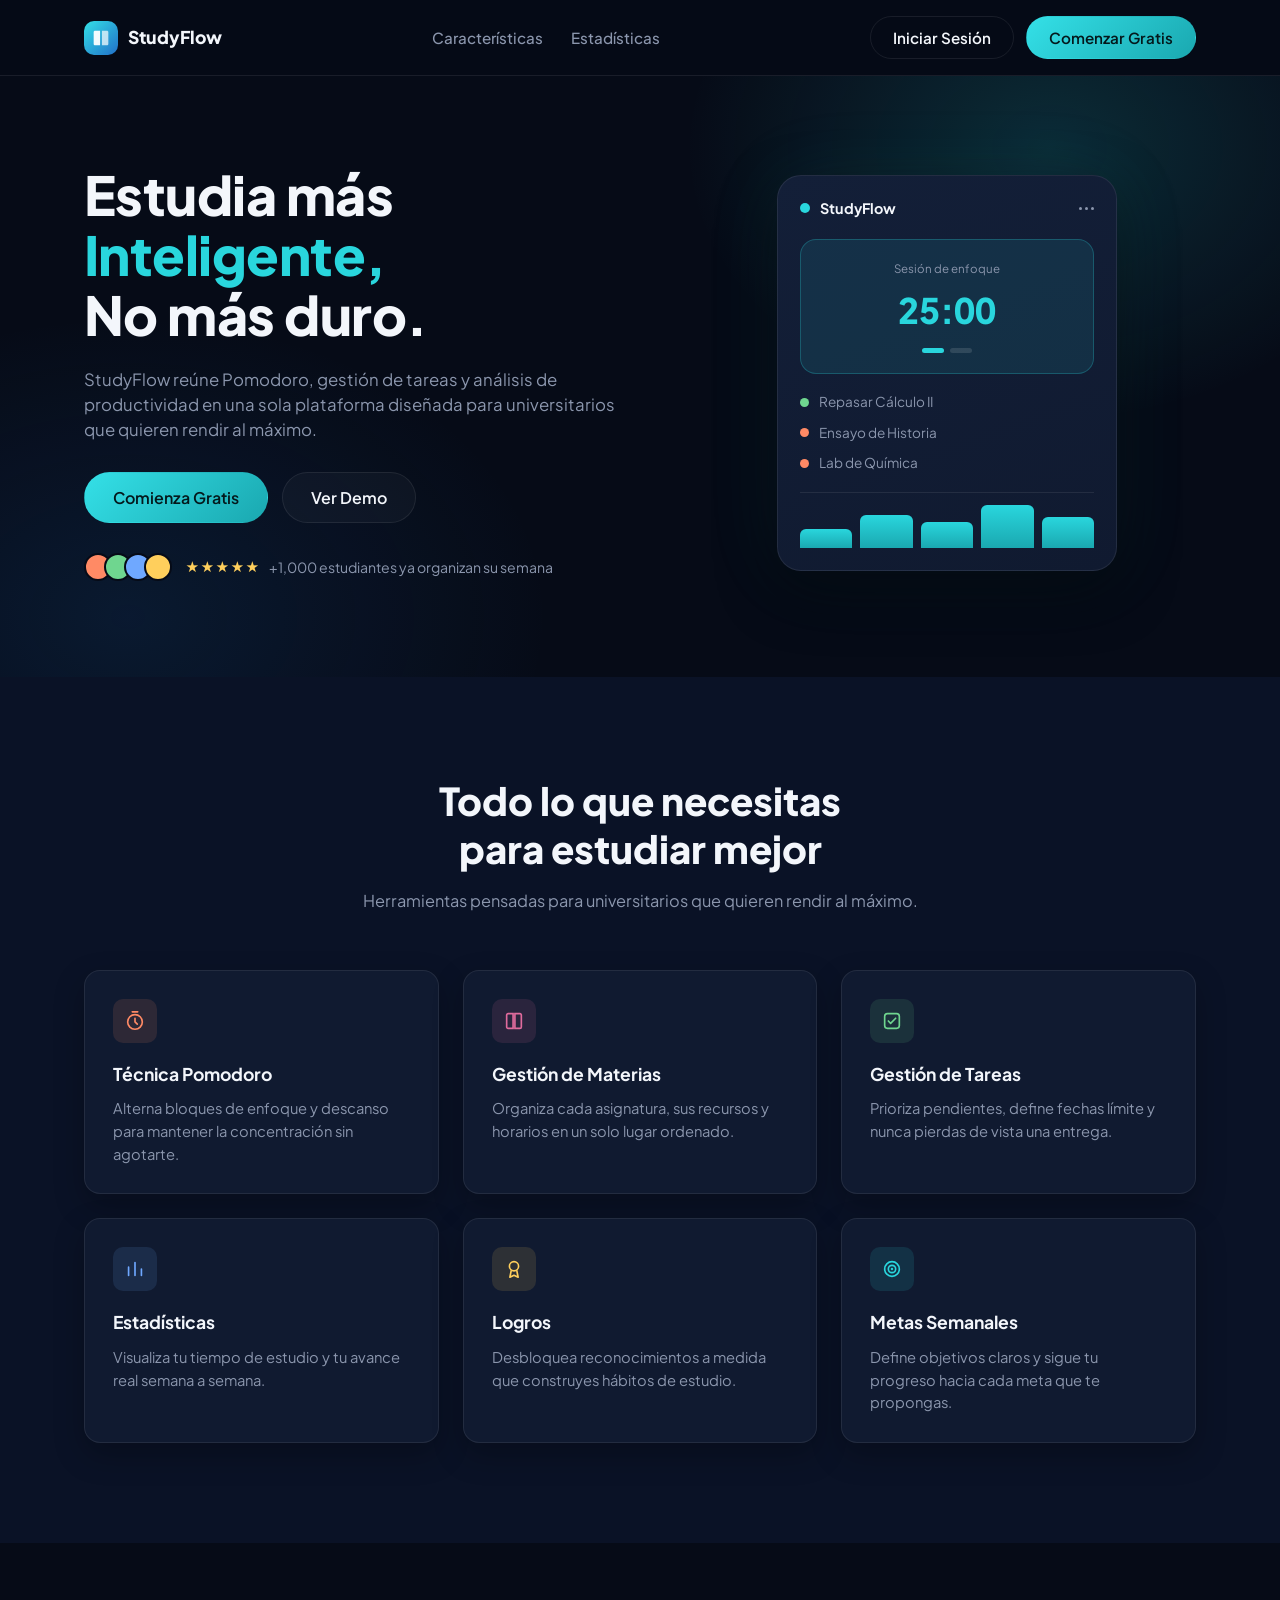
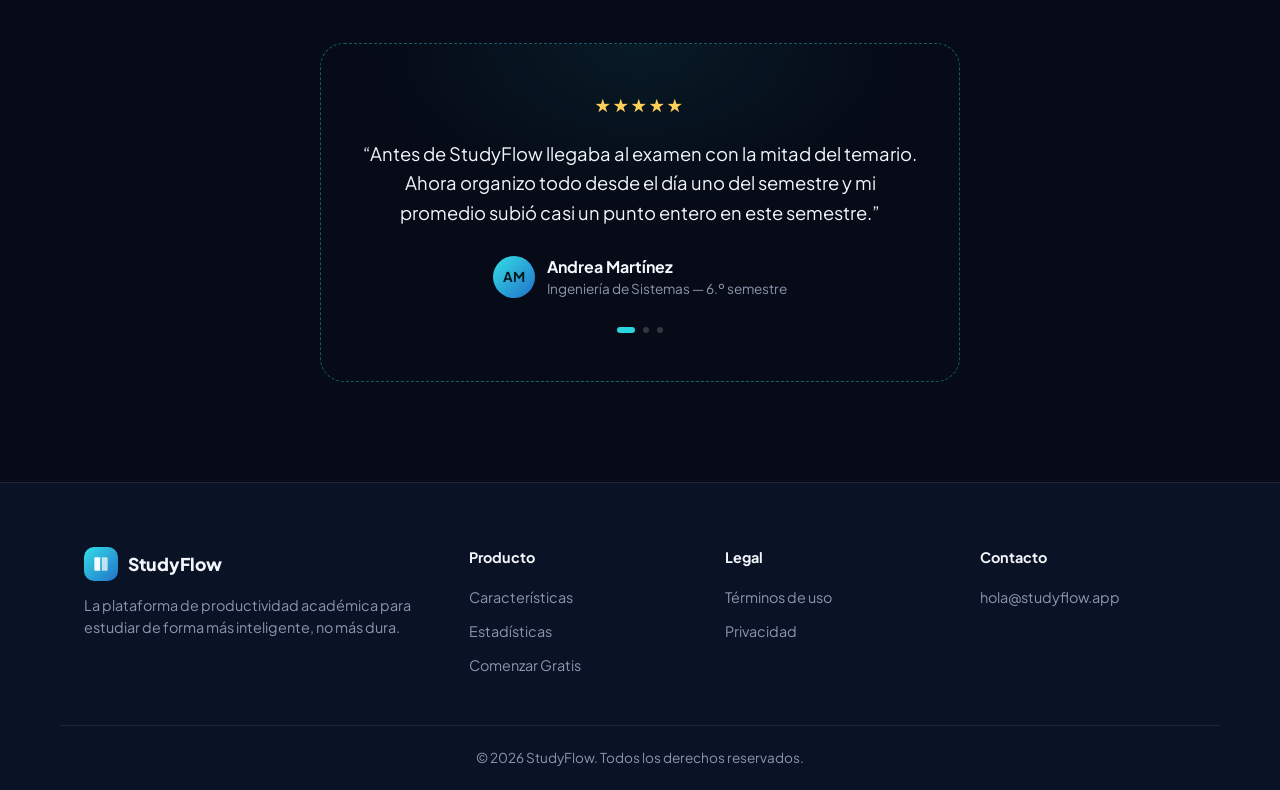
<file: index.html>
<!DOCTYPE html>
<html lang="es">
<head>
  <meta charset="UTF-8">
  <meta name="viewport" content="width=device-width, initial-scale=1.0">
  <title>StudyFlow — Estudia más inteligente, no más duro</title>
  <meta name="description" content="StudyFlow reúne Pomodoro, gestión de tareas y análisis de productividad en una sola plataforma para universitarios.">
  <meta http-equiv="refresh" content="0; url=html/inicio.html">
  <link rel="icon" href="assets/icons/favicon.svg" type="image/svg+xml">
  <style>
    body { margin: 0; min-height: 100vh; display: grid; place-items: center; background: #060b17; color: #f3f6fb; font-family: system-ui, sans-serif; }
    a { color: #29d6dd; }
  </style>
  <script>window.location.replace('html/inicio.html');</script>
</head>
<body>
  <main>
    <p>Redirigiendo a StudyFlow… <a href="html/inicio.html">Ir a la página de inicio</a></p>
  </main>
</body>
</html>
</file>
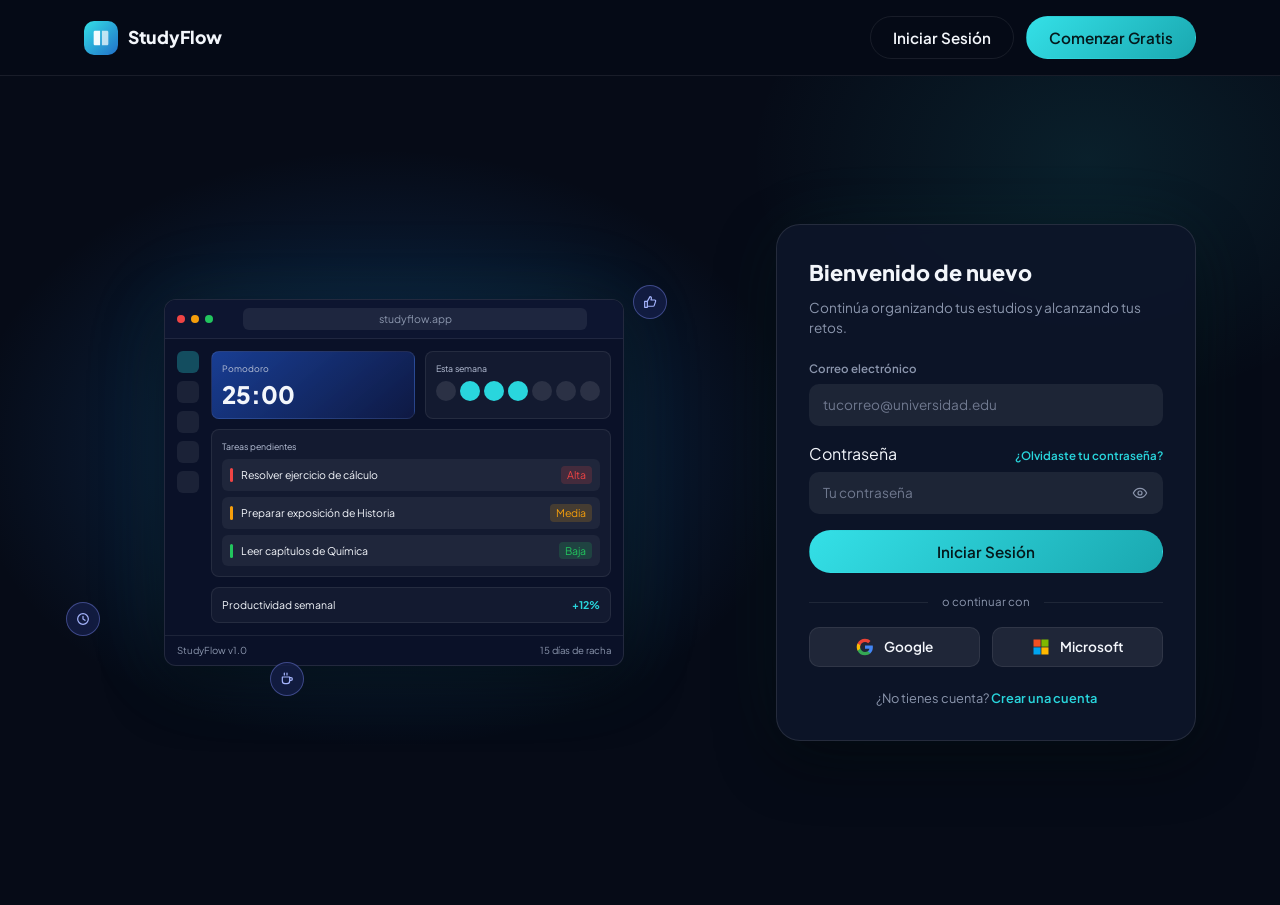
<file: html/calendario.html>
<!DOCTYPE html>
<html lang="es">
<head>
  <meta charset="UTF-8">
  <meta name="viewport" content="width=device-width, initial-scale=1.0">
  <title>Calendario — StudyFlow</title>
  <meta name="description" content="Consulta cuándo tienes tareas programadas en tu calendario de StudyFlow.">
  <link rel="icon" href="../assets/icons/favicon.svg" type="image/svg+xml">
  <link rel="preconnect" href="https://fonts.googleapis.com">
  <link rel="preconnect" href="https://fonts.gstatic.com" crossorigin>
  <link href="https://fonts.googleapis.com/css2?family=Plus+Jakarta+Sans:wght@400;500;600;700;800&display=swap" rel="stylesheet">
  <link rel="stylesheet" href="../css/styles.css">
  <link rel="stylesheet" href="../css/components.css">
  <link rel="stylesheet" href="../css/app.css">
  <link rel="stylesheet" href="../css/calendar.css">
  <link rel="stylesheet" href="../css/calendario.css">
</head>
<body class="app" data-page="calendario">

  <a class="skip-link" href="#contenido">Saltar al contenido principal</a>

  <div class="app-shell">
    <div data-shell="sidebar"></div>

    <div class="app-main">
      <div data-shell="topbar"></div>

      <main class="app-content" id="contenido">
        <div class="page-header">
          <h1>Calendario</h1>
          <p>Consulta cuándo tienes tareas programadas</p>
        </div>

        <div class="calendar-layout">
          <section class="calendar" data-calendar aria-labelledby="cal-titulo"></section>

          <aside class="card day-panel" aria-labelledby="dia-titulo">
            <h2 class="visually-hidden" id="dia-titulo">Detalle del día seleccionado</h2>
            <p class="day-panel__weekday" id="dayWeekday"></p>
            <p class="day-panel__date"><span id="dayDate"></span> <span class="day-panel__year" id="dayYear"></span></p>
            <div class="day-panel__body" aria-live="polite">
              <ul class="day-panel__list" id="dayList"></ul>
              <div class="day-panel__empty" id="dayEmpty" hidden></div>
              <a href="tareas.html?nueva=1" class="btn btn--outline btn--sm btn--block" id="dayCreate">Crear tarea para este día</a>
            </div>
          </aside>
        </div>
      </main>
    </div>
  </div>

  <script src="../js/icons.js"></script>
  <script src="../js/store.js"></script>
  <script src="../js/ui.js"></script>
  <script src="../js/app.js"></script>
  <script src="../js/calendar.js"></script>
  <script src="../js/calendario.js"></script>
</body>
</html>
</file>
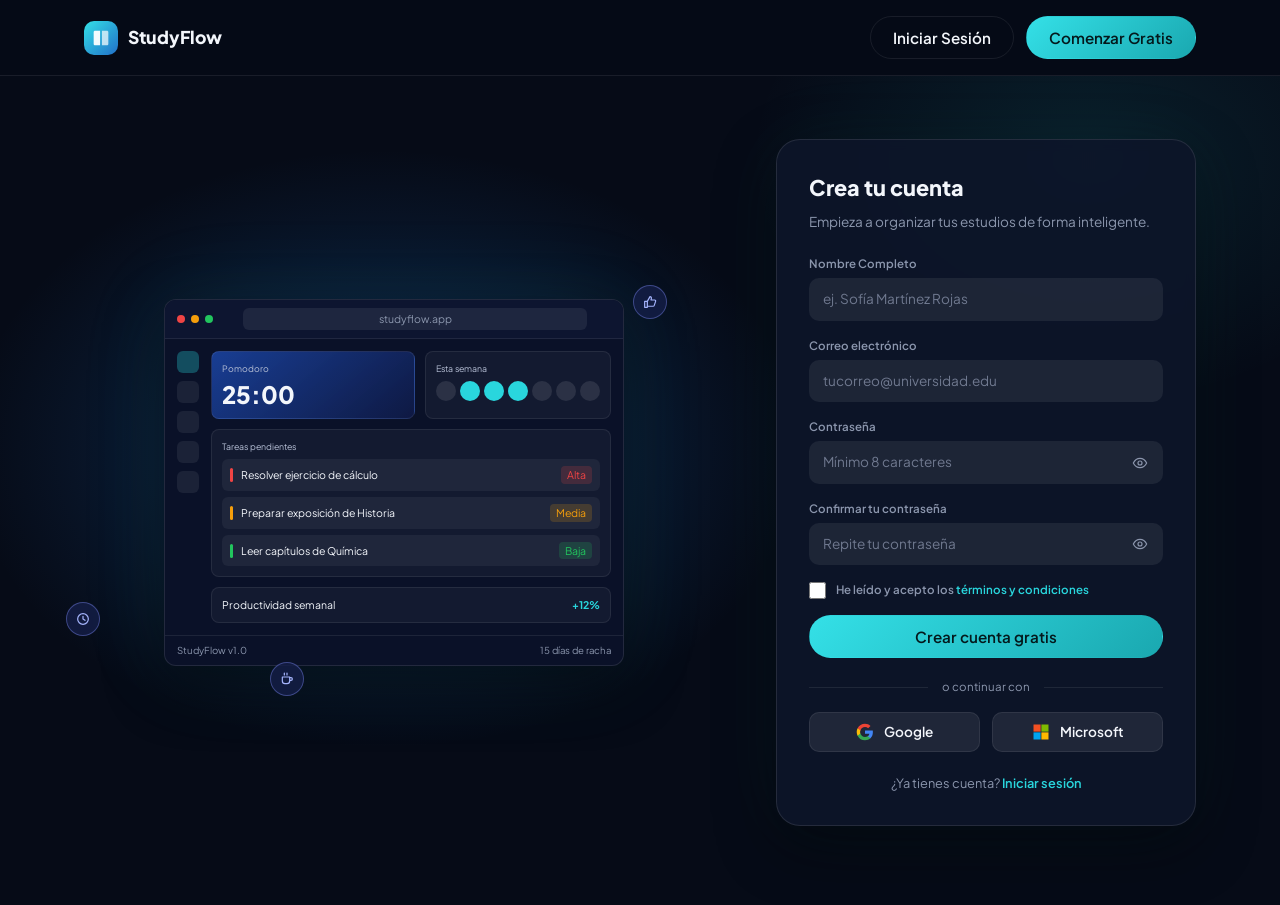
<file: html/crear-cuenta.html>
<!DOCTYPE html>
<html lang="es">
<head>
  <meta charset="UTF-8">
  <meta name="viewport" content="width=device-width, initial-scale=1.0">
  <title>Crear cuenta — StudyFlow</title>
  <meta name="description" content="Crea tu cuenta gratis en StudyFlow y empieza a organizar tus estudios.">
  <link rel="icon" href="../assets/icons/favicon.svg" type="image/svg+xml">
  <link rel="preconnect" href="https://fonts.googleapis.com">
  <link rel="preconnect" href="https://fonts.gstatic.com" crossorigin>
  <link href="https://fonts.googleapis.com/css2?family=Plus+Jakarta+Sans:wght@400;500;600;700;800&display=swap" rel="stylesheet">
  <link rel="stylesheet" href="../css/styles.css">
  <link rel="stylesheet" href="../css/components.css">
  <link rel="stylesheet" href="../css/auth.css">
</head>
<body class="auth-page">

  <a class="skip-link" href="#contenido">Saltar al contenido principal</a>

  <header class="site-header">
    <div class="navbar container">
      <a href="inicio.html" class="navbar__brand" aria-label="StudyFlow, ir a la página de inicio">
        <span class="navbar__logo" aria-hidden="true">
          <svg width="22" height="22" viewBox="0 0 24 24" fill="none" xmlns="http://www.w3.org/2000/svg">
            <path d="M4 5.5C4 4.67 4.67 4 5.5 4H11V20H5.5C4.67 20 4 19.33 4 18.5V5.5Z" fill="white" fill-opacity="0.95"/>
            <path d="M20 5.5C20 4.67 19.33 4 18.5 4H13V20H18.5C19.33 20 20 19.33 20 18.5V5.5Z" fill="white" fill-opacity="0.7"/>
          </svg>
        </span>
        <span class="navbar__name">StudyFlow</span>
      </a>
      <div class="navbar__actions">
        <a href="iniciar-sesion.html" class="btn btn--ghost">Iniciar Sesión</a>
        <a href="crear-cuenta.html" class="btn btn--primary" aria-current="page">Comenzar Gratis</a>
      </div>
    </div>
  </header>

  <main class="auth" id="contenido">
    <div class="container auth__grid">
      <div class="auth__visual" id="authVisual" aria-hidden="true"></div>

      <section class="auth-card" aria-labelledby="authTitle">
        <h1 id="authTitle">Crea tu cuenta</h1>
        <p class="auth-card__subtitle">Empieza a organizar tus estudios de forma inteligente.</p>

        <form class="auth-form" id="signupForm" novalidate>
          <div class="field">
            <label for="signupName">Nombre Completo</label>
            <input type="text" id="signupName" name="name" placeholder="ej. Sofía Martínez Rojas" autocomplete="name" required>
          </div>
          <div class="field">
            <label for="signupEmail">Correo electrónico</label>
            <input type="email" id="signupEmail" name="email" placeholder="tucorreo@universidad.edu" autocomplete="email" required>
          </div>
          <div class="field">
            <label for="signupPassword">Contraseña</label>
            <div class="input-wrap">
              <input type="password" id="signupPassword" name="password" placeholder="Mínimo 8 caracteres" autocomplete="new-password" required>
              <button type="button" class="input-wrap__toggle" data-toggle-password aria-label="Mostrar contraseña" aria-pressed="false"></button>
            </div>
          </div>
          <div class="field">
            <label for="signupConfirm">Confirmar tu contraseña</label>
            <div class="input-wrap">
              <input type="password" id="signupConfirm" name="confirm" placeholder="Repite tu contraseña" autocomplete="new-password" required>
              <button type="button" class="input-wrap__toggle" data-toggle-password aria-label="Mostrar contraseña" aria-pressed="false"></button>
            </div>
          </div>
          <div class="field">
            <label class="auth-check">
              <input type="checkbox" id="signupTerms" name="terms" required>
              <span>He leído y acepto los <a href="terminos.html" target="_blank" rel="noopener">términos y condiciones</a></span>
            </label>
          </div>
          <p class="form-error" role="alert" hidden></p>
          <button type="submit" class="btn btn--primary btn--block">Crear cuenta gratis</button>
        </form>

        <div class="auth-divider"><span>o continuar con</span></div>
        <div class="auth-social">
          <button type="button" class="btn-social" data-provider="google">
            <svg viewBox="0 0 24 24" aria-hidden="true"><path fill="#4285F4" d="M22.5 12.27c0-.79-.07-1.54-.2-2.27H12v4.3h5.9a5.05 5.05 0 0 1-2.19 3.31v2.75h3.55c2.08-1.91 3.24-4.73 3.24-8.09z"/><path fill="#34A853" d="M12 23c2.97 0 5.46-.98 7.28-2.66l-3.55-2.75c-.98.66-2.24 1.05-3.73 1.05-2.87 0-5.3-1.94-6.17-4.55H2.16v2.84A11 11 0 0 0 12 23z"/><path fill="#FBBC05" d="M5.83 14.09a6.6 6.6 0 0 1 0-4.18V7.07H2.16a11 11 0 0 0 0 9.86l3.67-2.84z"/><path fill="#EA4335" d="M12 5.36c1.62 0 3.06.56 4.21 1.65l3.15-3.15C17.45 2.09 14.97 1 12 1A11 11 0 0 0 2.16 7.07l3.67 2.84C6.7 7.3 9.13 5.36 12 5.36z"/></svg>
            Google
          </button>
          <button type="button" class="btn-social" data-provider="microsoft">
            <svg viewBox="0 0 24 24" aria-hidden="true"><path fill="#F25022" d="M2 2h9.5v9.5H2z"/><path fill="#7FBA00" d="M12.5 2H22v9.5h-9.5z"/><path fill="#00A4EF" d="M2 12.5h9.5V22H2z"/><path fill="#FFB900" d="M12.5 12.5H22V22h-9.5z"/></svg>
            Microsoft
          </button>
        </div>
        <p class="auth-card__footer">¿Ya tienes cuenta? <a href="iniciar-sesion.html">Iniciar sesión</a></p>
      </section>
    </div>
  </main>

  <script src="../js/icons.js"></script>
  <script src="../js/store.js"></script>
  <script src="../js/ui.js"></script>
  <script src="../js/auth.js"></script>
</body>
</html>
</file>
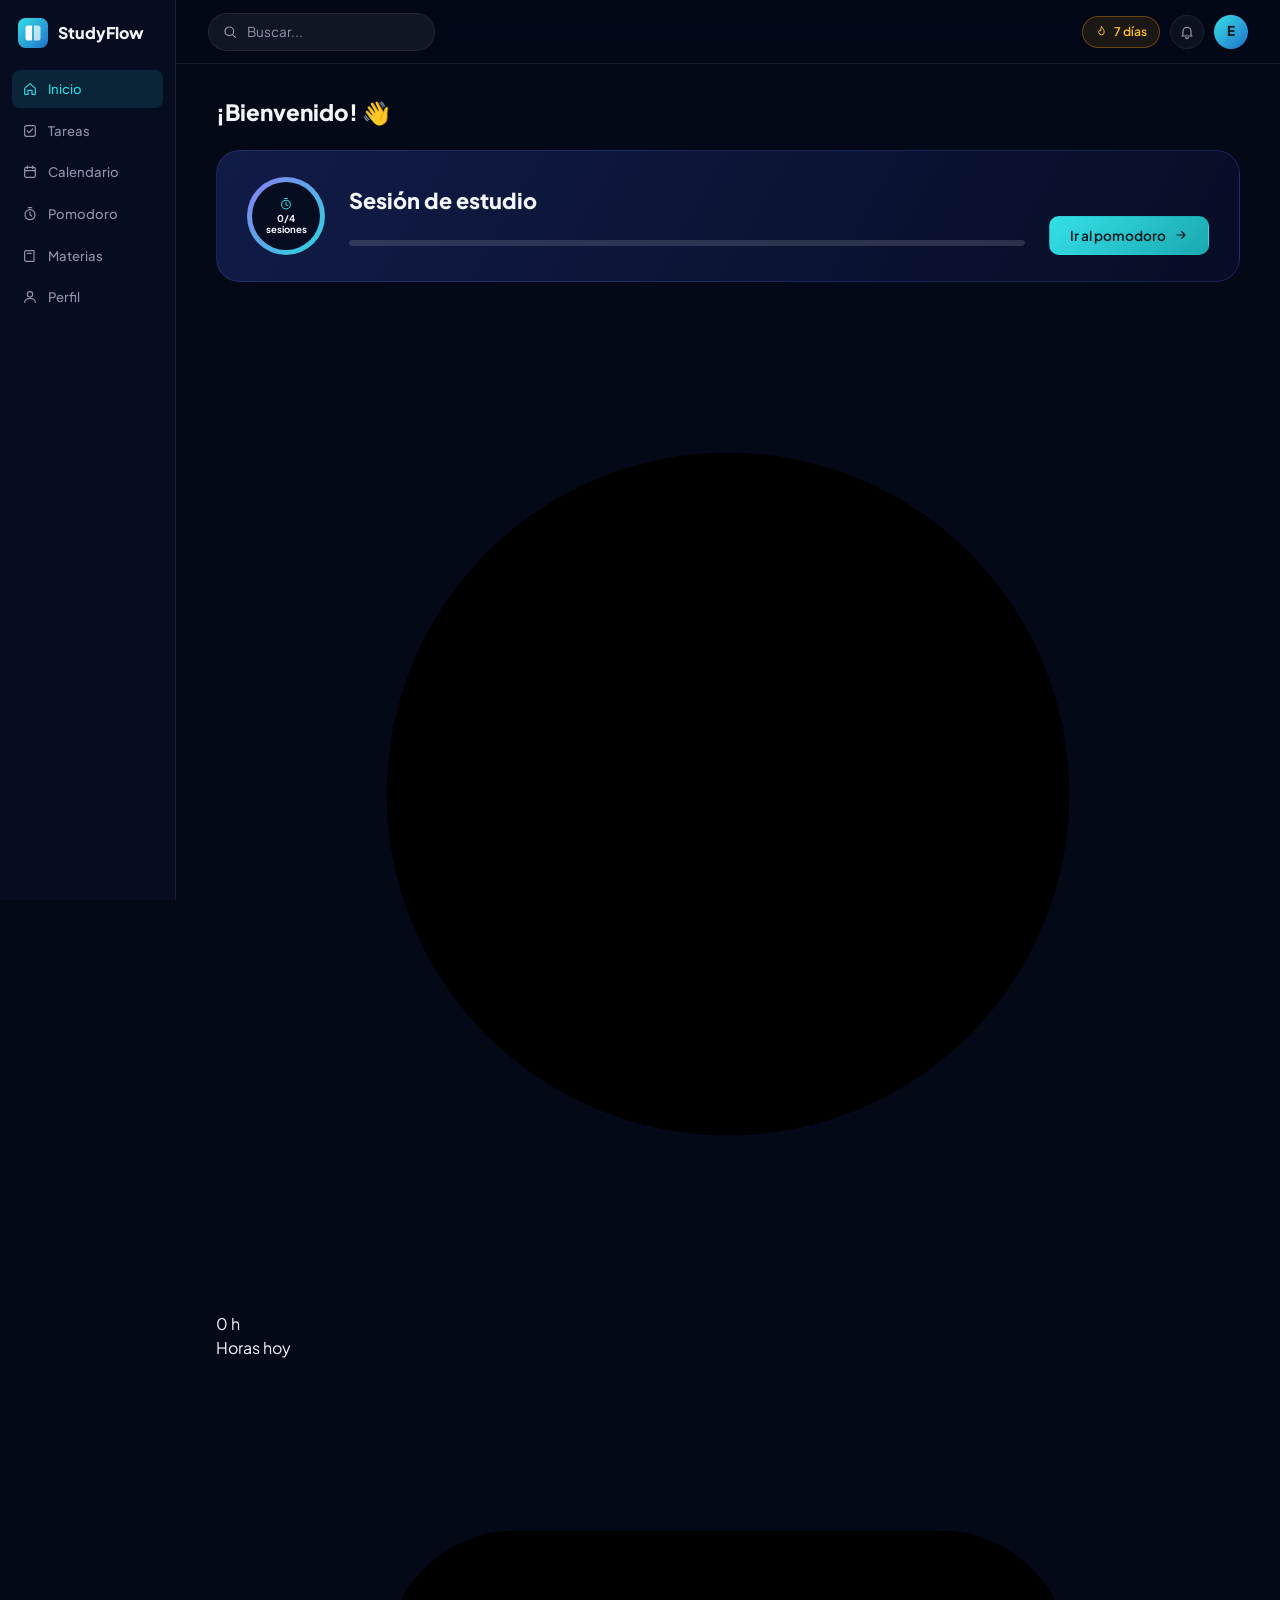
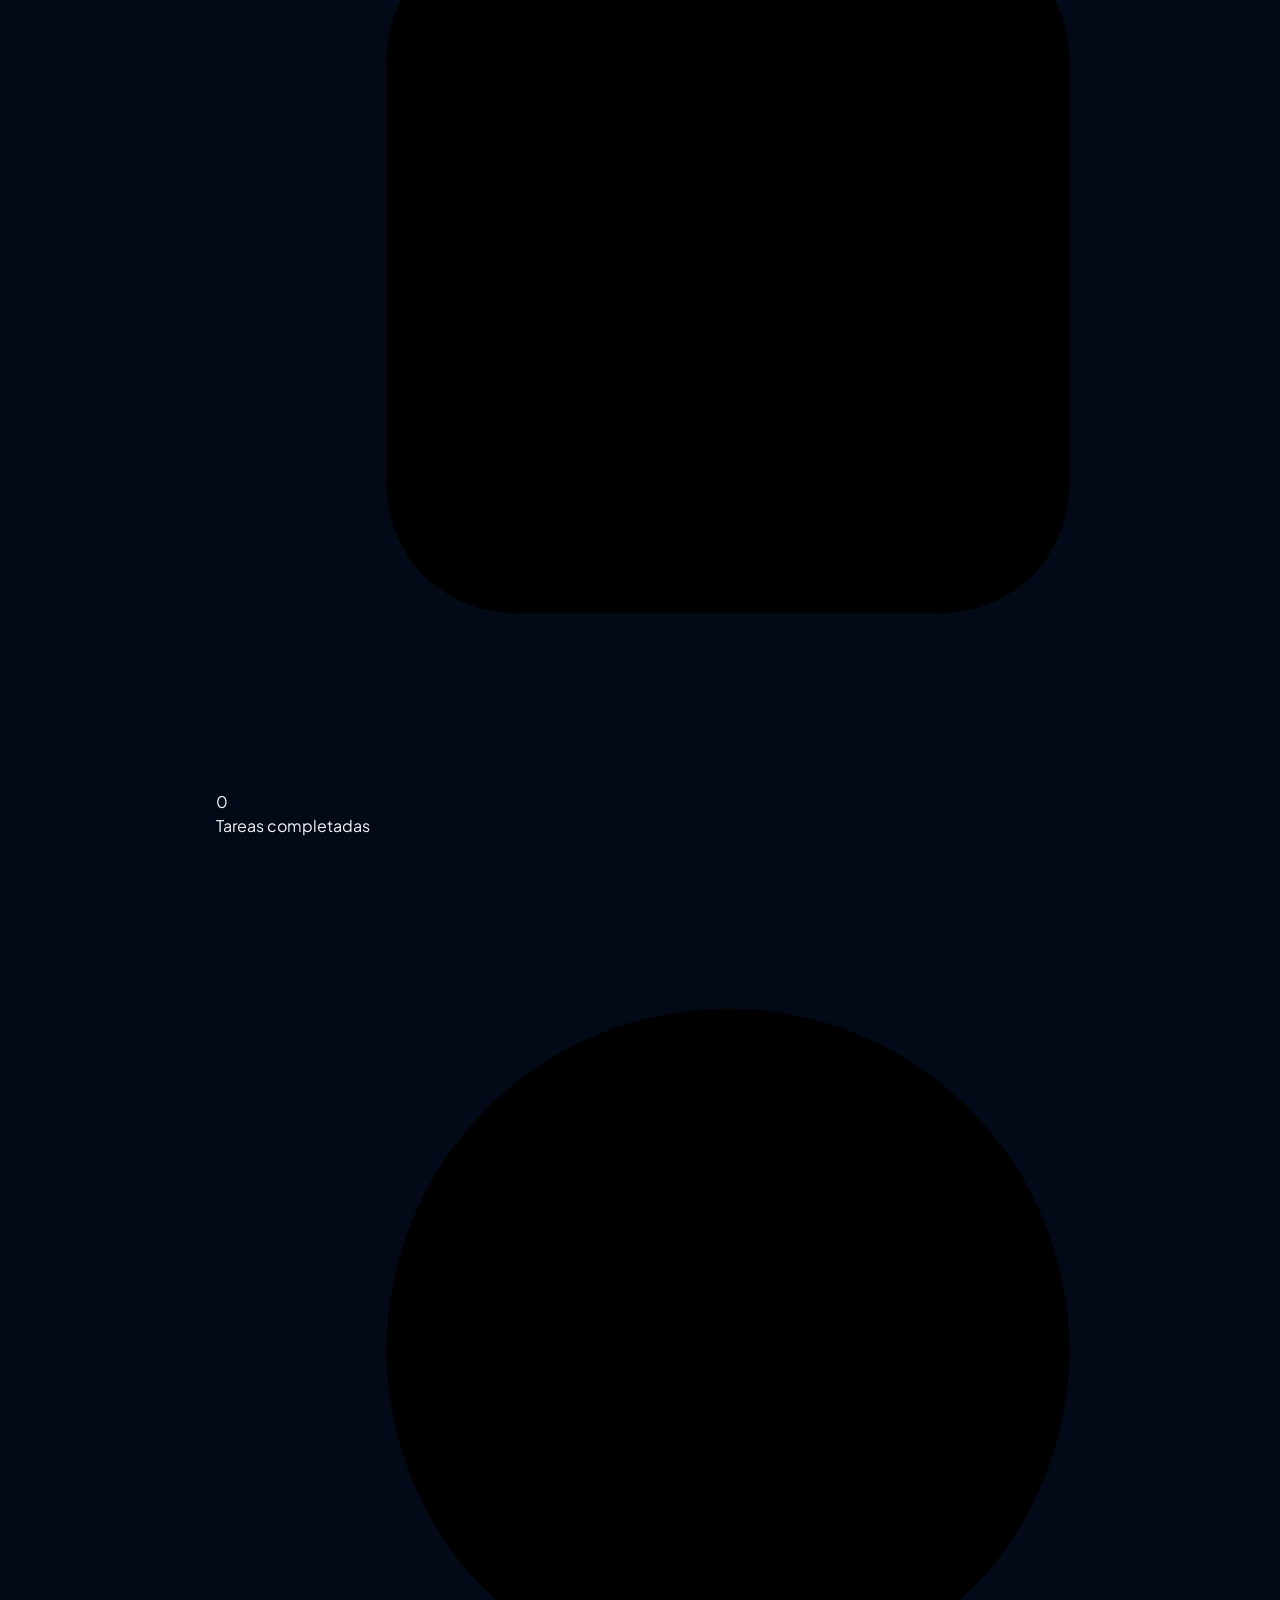
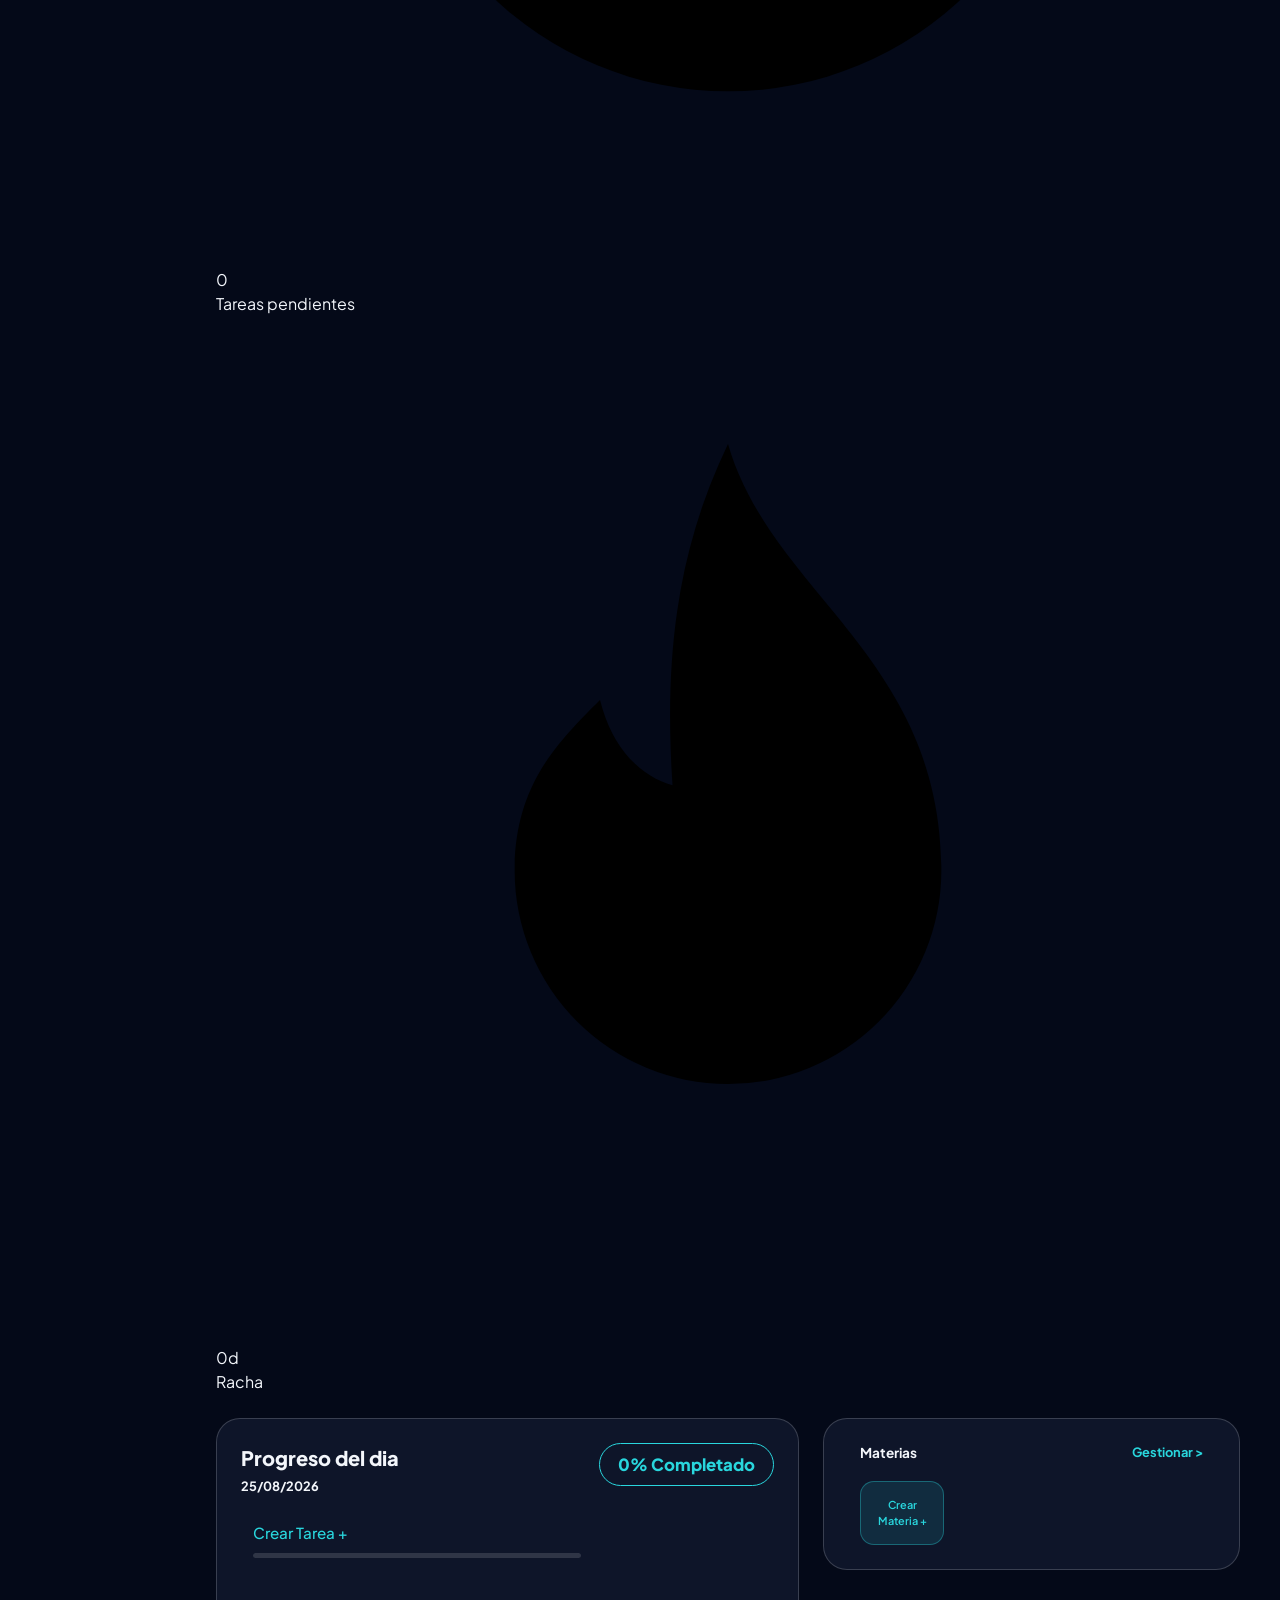
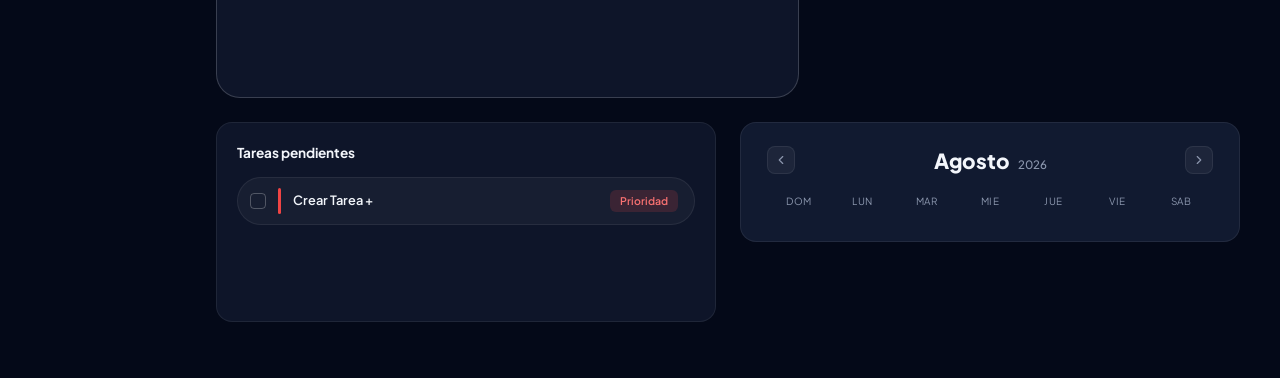
<file: html/dashboard-nuevo.html>
<!DOCTYPE html>
<html lang="es">
<head>
  <meta charset="UTF-8">
  <meta name="viewport" content="width=device-width, initial-scale=1.0">
  <title>Bienvenido — StudyFlow</title>
  <meta name="description" content="Empieza a usar StudyFlow: crea tu primera materia y tu primera tarea.">
  <link rel="icon" href="../assets/icons/favicon.svg" type="image/svg+xml">
  <link rel="preconnect" href="https://fonts.googleapis.com">
  <link rel="preconnect" href="https://fonts.gstatic.com" crossorigin>
  <link href="https://fonts.googleapis.com/css2?family=Plus+Jakarta+Sans:wght@400;500;600;700;800&display=swap" rel="stylesheet">
  <link rel="stylesheet" href="../css/styles.css">
  <link rel="stylesheet" href="../css/app.css">
  <link rel="stylesheet" href="../css/calendar.css">
  <link rel="stylesheet" href="../css/dashboard.css">
</head>
<body class="app">

  <a class="skip-link" href="#contenido">Saltar al contenido principal</a>

  <div class="app-shell">
    <aside class="sidebar" id="sidebar">
      <a class="sidebar__brand" href="dashboard-nuevo.html" aria-label="StudyFlow, ir al inicio">
        <img src="../assets/logo/studyflow-mark.svg" alt="" width="30" height="30">
        <span>StudyFlow</span>
      </a>
      <nav aria-label="Navegación de la aplicación">
        <ul class="sidebar__nav">
          <li><a class="sidebar__link" href="dashboard-nuevo.html" aria-current="page"><svg viewBox="0 0 24 24" aria-hidden="true"><path d="M4 11l8-7 8 7v8a1 1 0 0 1-1 1h-4v-6H9v6H5a1 1 0 0 1-1-1v-8z"/></svg><span>Inicio</span></a></li>
          <li><a class="sidebar__link" href="#"><svg viewBox="0 0 24 24" aria-hidden="true"><rect x="4" y="4" width="16" height="16" rx="3"/><path d="M8 12l2.5 2.5L16 9"/></svg><span>Tareas</span></a></li>
          <li><a class="sidebar__link" href="calendario.html"><svg viewBox="0 0 24 24" aria-hidden="true"><rect x="4" y="5" width="16" height="15" rx="2.5"/><path d="M4 10h16M8 3v4M16 3v4"/></svg><span>Calendario</span></a></li>
          <li><a class="sidebar__link" href="#"><svg viewBox="0 0 24 24" aria-hidden="true"><circle cx="12" cy="13" r="7.5"/><path d="M12 9v4l2.5 2M9.5 2.5h5"/></svg><span>Pomodoro</span></a></li>
          <li><a class="sidebar__link" href="#"><svg viewBox="0 0 24 24" aria-hidden="true"><path d="M6 4h11a1 1 0 0 1 1 1v14a1 1 0 0 1-1 1H6a2 2 0 0 1-2-2V6a2 2 0 0 1 2-2z"/><path d="M8 8h6"/></svg><span>Materias</span></a></li>
          <li><a class="sidebar__link" href="#"><svg viewBox="0 0 24 24" aria-hidden="true"><circle cx="12" cy="8" r="4"/><path d="M4 20c0-3.5 3.6-6 8-6s8 2.5 8 6"/></svg><span>Perfil</span></a></li>
        </ul>
      </nav>
    </aside>
    <div class="sidebar-backdrop" aria-hidden="true"></div>

    <div class="app-main">
      <header class="topbar">
        <button type="button" class="topbar__menu" aria-label="Abrir menú de navegación" aria-expanded="false" aria-controls="sidebar"><svg viewBox="0 0 24 24" aria-hidden="true"><path d="M4 7h16M4 12h16M4 17h16"/></svg></button>
        <form class="topbar__search" role="search" action="#">
          <label class="visually-hidden" for="buscar">Buscar</label>
          <svg viewBox="0 0 24 24" aria-hidden="true"><circle cx="11" cy="11" r="6.5"/><path d="M16 16l4 4"/></svg>
          <input type="search" id="buscar" name="buscar" placeholder="Buscar...">
        </form>
        <div class="topbar__actions">
          <span class="streak"><svg viewBox="0 0 24 24" aria-hidden="true"><path d="M12 3c1 3.5 5 5 5 10a5 5 0 0 1-10 0c0-2 1-3 2-4 .3 1.2 1 1.8 1.7 2C10.5 8 10.8 5.5 12 3z"/></svg>7 días</span>
          <button type="button" class="icon-button" aria-label="Notificaciones"><svg viewBox="0 0 24 24" aria-hidden="true"><path d="M6 16v-5a6 6 0 0 1 12 0v5l1.5 2h-15L6 16zM10 20a2 2 0 0 0 4 0"/></svg></button>
          <span class="avatar" role="img" aria-label="Perfil de usuario">E</span>
        </div>
      </header>

      <main class="app-content" id="contenido">
        <h1 class="welcome">¡Bienvenido! <span aria-hidden="true">👋</span></h1>

        <section class="session-card" aria-labelledby="sesion-titulo">
          <div class="session-card__ring" aria-hidden="true">
            <div class="session-card__ring-inner"><svg viewBox="0 0 24 24" aria-hidden="true"><circle cx="12" cy="13" r="7.5"/><path d="M12 9v4l2.5 2M9.5 2.5h5"/></svg><span>0/4<br>sesiones</span></div>
          </div>
          <h2 class="session-card__title" id="sesion-titulo">Sesión de estudio</h2>
          <progress class="bar" max="100" value="0" aria-label="Progreso de sesiones de estudio: 0 de 4"></progress>
          <a href="#" class="btn btn--primary">Ir al pomodoro <svg viewBox="0 0 24 24" aria-hidden="true"><path d="M5 12h14M13 6l6 6-6 6"/></svg></a>
        </section>

        <ul class="stats" aria-label="Resumen del día">
          <li class="stat-card stat-card--time">
            <span class="stat-card__icon"><svg viewBox="0 0 24 24" aria-hidden="true"><circle cx="12" cy="12" r="8"/><path d="M12 8v4l3 2"/></svg></span>
            <p class="stat-card__value">0 h</p>
            <p class="stat-card__label">Horas hoy</p>
          </li>
          <li class="stat-card stat-card--done">
            <span class="stat-card__icon"><svg viewBox="0 0 24 24" aria-hidden="true"><rect x="4" y="4" width="16" height="16" rx="3"/><path d="M8 12l2.5 2.5L16 9"/></svg></span>
            <p class="stat-card__value">0</p>
            <p class="stat-card__label">Tareas completadas</p>
          </li>
          <li class="stat-card stat-card--pending">
            <span class="stat-card__icon"><svg viewBox="0 0 24 24" aria-hidden="true"><circle cx="12" cy="12" r="8"/><circle cx="12" cy="12" r="4"/></svg></span>
            <p class="stat-card__value">0</p>
            <p class="stat-card__label">Tareas pendientes</p>
          </li>
          <li class="stat-card stat-card--streak">
            <span class="stat-card__icon"><svg viewBox="0 0 24 24" aria-hidden="true"><path d="M12 3c1 3.5 5 5 5 10a5 5 0 0 1-10 0c0-2 1-3 2-4 .3 1.2 1 1.8 1.7 2C10.5 8 10.8 5.5 12 3z"/></svg></span>
            <p class="stat-card__value">0d</p>
            <p class="stat-card__label">Racha</p>
          </li>
        </ul>

        <div class="dashboard-row dashboard-row--top">
          <section class="card card--outlined day-progress" aria-labelledby="progreso-titulo">
            <div class="day-progress__header">
              <div>
                <h2 class="day-progress__title" id="progreso-titulo">Progreso del dia</h2>
                <time class="day-progress__date" datetime="2026-08-25">25/08/2026</time>
              </div>
              <p class="pill-outline">0% Completado</p>
            </div>
            <ul class="day-progress__list">
              <li class="day-progress__item"><a href="#" class="link-create">Crear Tarea +</a><progress class="bar" max="100" value="0" aria-label="Progreso de la primera tarea: 0%"></progress></li>
            </ul>
          </section>

          <section class="card card--outlined subjects" aria-labelledby="materias-titulo">
            <div class="subjects__header">
              <h2 class="subjects__title" id="materias-titulo">Materias</h2>
              <a href="#" class="subjects__manage">Gestionar &gt;</a>
            </div>
            <ul class="subjects__list">
              <li><a href="#" class="subject-tile subject-tile--create">Crear<br>Materia +</a></li>
            </ul>
          </section>
        </div>

        <div class="dashboard-row dashboard-row--bottom">
          <section class="card tasks-card tasks-card--empty" aria-labelledby="tareas-titulo">
            <h2 class="tasks-card__title" id="tareas-titulo">Tareas pendientes</h2>
            <ul class="task-list">
              <li class="task-item"><input type="checkbox" class="task-item__check" id="t1" aria-label="Marcar la primera tarea como completada" disabled><span class="task-item__priority task-item__priority--high" aria-hidden="true"></span><span class="task-item__info"><a href="#" class="task-item__name">Crear Tarea +</a></span><span class="badge badge--high">Prioridad</span></li>
            </ul>
          </section>

          <section class="calendar" data-calendar data-events="off" aria-labelledby="cal-titulo">
        <div class="calendar__header">
          <button type="button" class="calendar__nav" data-cal-prev aria-label="Mes anterior"><svg viewBox="0 0 24 24" aria-hidden="true"><path d="M15 6l-6 6 6 6"/></svg></button>
          <h2 class="calendar__title" id="cal-titulo"><span data-cal-month>Agosto</span> <span class="calendar__year" data-cal-year>2026</span></h2>
          <button type="button" class="calendar__nav" data-cal-next aria-label="Mes siguiente"><svg viewBox="0 0 24 24" aria-hidden="true"><path d="M9 6l6 6-6 6"/></svg></button>
        </div>
        <div class="calendar__weekdays" aria-hidden="true"><span>DOM</span><span>LUN</span><span>MAR</span><span>MIE</span><span>JUE</span><span>VIE</span><span>SAB</span></div>
        <div class="calendar__grid" data-cal-grid></div>
      </section>
        </div>
      </main>
    </div>
  </div>

  <script src="../js/main.js"></script>
  <script src="../js/app.js"></script>
  <script src="../js/calendar.js"></script>
</body>
</html>
</file>
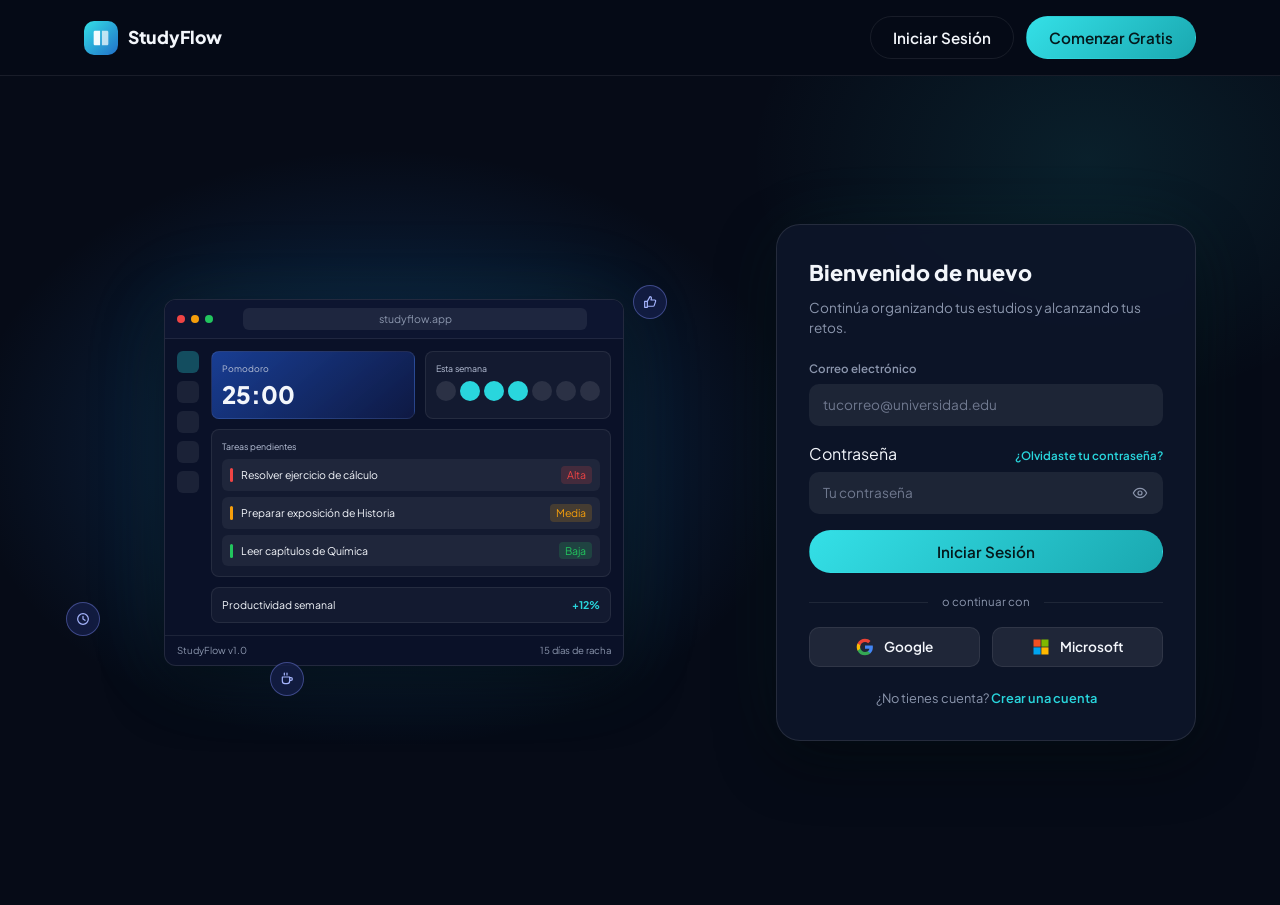
<file: html/dashboard.html>
<!DOCTYPE html>
<html lang="es">
<head>
  <meta charset="UTF-8">
  <meta name="viewport" content="width=device-width, initial-scale=1.0">
  <title>Inicio — StudyFlow</title>
  <meta name="description" content="Tu panel de estudio en StudyFlow: sesión de estudio, progreso del día, materias, tareas y calendario.">
  <link rel="icon" href="../assets/icons/favicon.svg" type="image/svg+xml">
  <link rel="preconnect" href="https://fonts.googleapis.com">
  <link rel="preconnect" href="https://fonts.gstatic.com" crossorigin>
  <link href="https://fonts.googleapis.com/css2?family=Plus+Jakarta+Sans:wght@400;500;600;700;800&display=swap" rel="stylesheet">
  <link rel="stylesheet" href="../css/styles.css">
  <link rel="stylesheet" href="../css/components.css">
  <link rel="stylesheet" href="../css/app.css">
  <link rel="stylesheet" href="../css/calendar.css">
  <link rel="stylesheet" href="../css/dashboard.css">
</head>
<body class="app" data-page="inicio">

  <a class="skip-link" href="#contenido">Saltar al contenido principal</a>

  <div class="app-shell">
    <div data-shell="sidebar"></div>

    <div class="app-main">
      <div data-shell="topbar"></div>

      <main class="app-content" id="contenido">
        <h1 class="welcome" id="welcome"></h1>

        <section class="session-card" aria-labelledby="sesion-titulo">
          <div class="session-card__ring" aria-hidden="true">
            <div class="session-card__ring-inner" id="ringInner"></div>
          </div>
          <h2 class="session-card__title" id="sesion-titulo">Sesión de estudio</h2>
          <progress class="bar" id="sessionBar" max="100" value="0" aria-label="Progreso de sesiones de estudio"></progress>
          <a href="pomodoro.html" class="btn btn--primary" id="goPomodoro"></a>
        </section>

        <ul class="stats" id="dashStats" aria-label="Resumen del día"></ul>

        <div class="dashboard-row dashboard-row--top">
          <section class="card card--outlined day-progress" aria-labelledby="progreso-titulo">
            <div class="day-progress__header">
              <div>
                <h2 class="day-progress__title" id="progreso-titulo">Progreso del dia</h2>
                <time class="day-progress__date" id="todayDate"></time>
              </div>
              <p class="pill-outline" id="dayPercent">0% Completado</p>
            </div>
            <ul class="day-progress__list" id="progressList"></ul>
          </section>

          <section class="card card--outlined subjects" aria-labelledby="materias-titulo">
            <div class="subjects__header">
              <h2 class="subjects__title" id="materias-titulo">Materias</h2>
              <a href="materias.html" class="subjects__manage">Gestionar &gt;</a>
            </div>
            <ul class="subjects__list" id="subjectTiles"></ul>
          </section>
        </div>

        <div class="dashboard-row dashboard-row--bottom">
          <section class="card tasks-card" aria-labelledby="tareas-titulo">
            <h2 class="tasks-card__title" id="tareas-titulo">Tareas pendientes</h2>
            <ul class="task-list" id="dashTasks"></ul>
          </section>

          <section class="calendar" data-calendar data-link="calendario.html" aria-labelledby="cal-titulo"></section>
        </div>
      </main>
    </div>
  </div>

  <script src="../js/icons.js"></script>
  <script src="../js/store.js"></script>
  <script src="../js/ui.js"></script>
  <script src="../js/app.js"></script>
  <script src="../js/calendar.js"></script>
  <script src="../js/dashboard.js"></script>
</body>
</html>
</file>
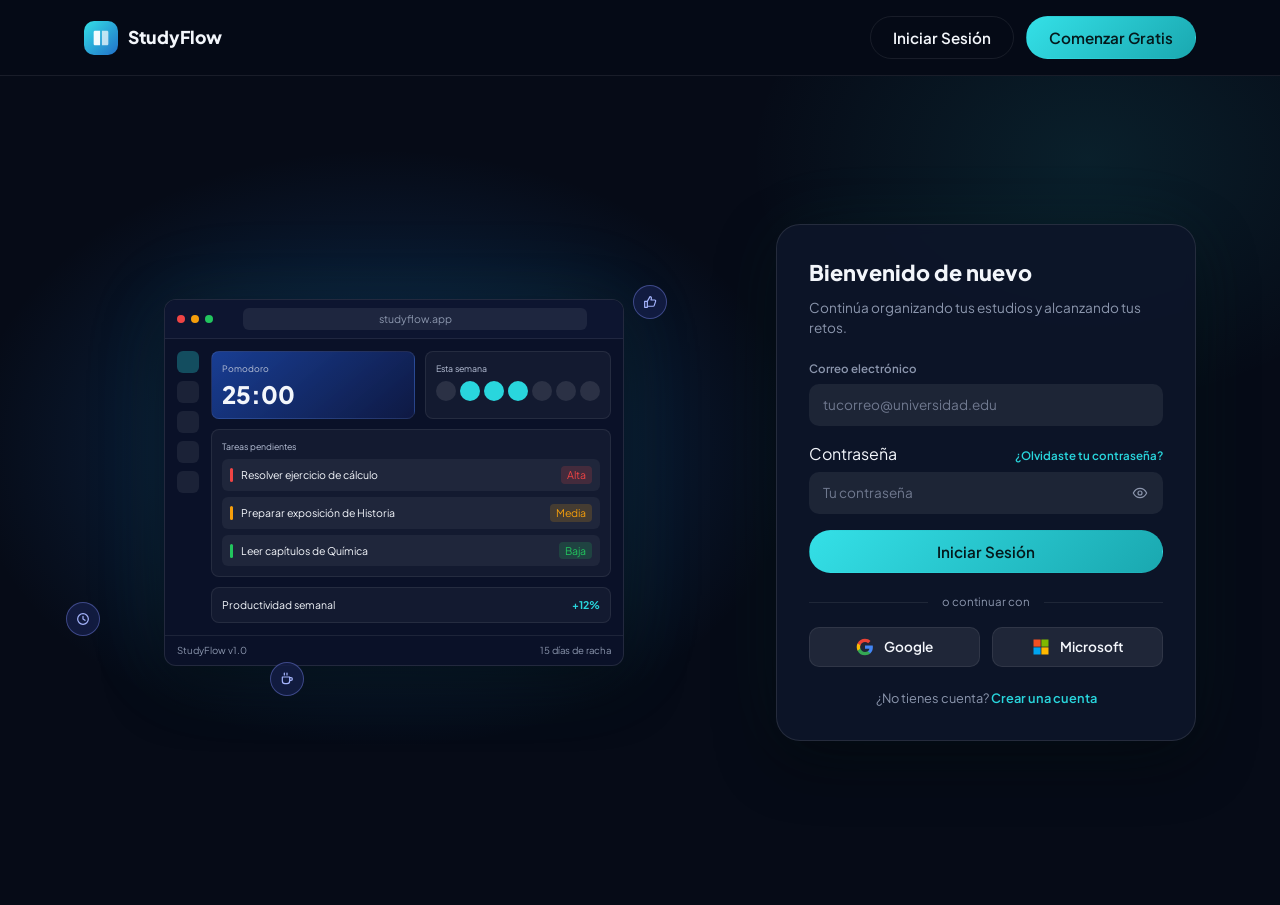
<file: html/iniciar-sesion.html>
<!DOCTYPE html>
<html lang="es">
<head>
  <meta charset="UTF-8">
  <meta name="viewport" content="width=device-width, initial-scale=1.0">
  <title>Iniciar sesión — StudyFlow</title>
  <meta name="description" content="Inicia sesión en StudyFlow para continuar organizando tus estudios.">
  <link rel="icon" href="../assets/icons/favicon.svg" type="image/svg+xml">
  <link rel="preconnect" href="https://fonts.googleapis.com">
  <link rel="preconnect" href="https://fonts.gstatic.com" crossorigin>
  <link href="https://fonts.googleapis.com/css2?family=Plus+Jakarta+Sans:wght@400;500;600;700;800&display=swap" rel="stylesheet">
  <link rel="stylesheet" href="../css/styles.css">
  <link rel="stylesheet" href="../css/components.css">
  <link rel="stylesheet" href="../css/auth.css">
</head>
<body class="auth-page">

  <a class="skip-link" href="#contenido">Saltar al contenido principal</a>

  <header class="site-header">
    <div class="navbar container">
      <a href="inicio.html" class="navbar__brand" aria-label="StudyFlow, ir a la página de inicio">
        <span class="navbar__logo" aria-hidden="true">
          <svg width="22" height="22" viewBox="0 0 24 24" fill="none" xmlns="http://www.w3.org/2000/svg">
            <path d="M4 5.5C4 4.67 4.67 4 5.5 4H11V20H5.5C4.67 20 4 19.33 4 18.5V5.5Z" fill="white" fill-opacity="0.95"/>
            <path d="M20 5.5C20 4.67 19.33 4 18.5 4H13V20H18.5C19.33 20 20 19.33 20 18.5V5.5Z" fill="white" fill-opacity="0.7"/>
          </svg>
        </span>
        <span class="navbar__name">StudyFlow</span>
      </a>
      <div class="navbar__actions">
        <a href="iniciar-sesion.html" class="btn btn--ghost" aria-current="page">Iniciar Sesión</a>
        <a href="crear-cuenta.html" class="btn btn--primary">Comenzar Gratis</a>
      </div>
    </div>
  </header>

  <main class="auth" id="contenido">
    <div class="container auth__grid">
      <div class="auth__visual" id="authVisual" aria-hidden="true"></div>

      <section class="auth-card" aria-labelledby="authTitle">
        <h1 id="authTitle">Bienvenido de nuevo</h1>
        <p class="auth-card__subtitle">Continúa organizando tus estudios y alcanzando tus retos.</p>

        <form class="auth-form" id="loginForm" novalidate>
          <div class="field">
            <label for="loginEmail">Correo electrónico</label>
            <input type="email" id="loginEmail" name="email" placeholder="tucorreo@universidad.edu" autocomplete="email" required>
          </div>
          <div class="field">
            <div class="field__label-row"><label for="loginPassword">Contraseña</label><a href="recuperar-contrasena.html">¿Olvidaste tu contraseña?</a></div>
            <div class="input-wrap">
              <input type="password" id="loginPassword" name="password" placeholder="Tu contraseña" autocomplete="current-password" required>
              <button type="button" class="input-wrap__toggle" data-toggle-password aria-label="Mostrar contraseña" aria-pressed="false"></button>
            </div>
          </div>
          <p class="form-error" role="alert" hidden></p>
          <button type="submit" class="btn btn--primary btn--block">Iniciar Sesión</button>
        </form>

        <div class="auth-divider"><span>o continuar con</span></div>
        <div class="auth-social">
          <button type="button" class="btn-social" data-provider="google">
            <svg viewBox="0 0 24 24" aria-hidden="true"><path fill="#4285F4" d="M22.5 12.27c0-.79-.07-1.54-.2-2.27H12v4.3h5.9a5.05 5.05 0 0 1-2.19 3.31v2.75h3.55c2.08-1.91 3.24-4.73 3.24-8.09z"/><path fill="#34A853" d="M12 23c2.97 0 5.46-.98 7.28-2.66l-3.55-2.75c-.98.66-2.24 1.05-3.73 1.05-2.87 0-5.3-1.94-6.17-4.55H2.16v2.84A11 11 0 0 0 12 23z"/><path fill="#FBBC05" d="M5.83 14.09a6.6 6.6 0 0 1 0-4.18V7.07H2.16a11 11 0 0 0 0 9.86l3.67-2.84z"/><path fill="#EA4335" d="M12 5.36c1.62 0 3.06.56 4.21 1.65l3.15-3.15C17.45 2.09 14.97 1 12 1A11 11 0 0 0 2.16 7.07l3.67 2.84C6.7 7.3 9.13 5.36 12 5.36z"/></svg>
            Google
          </button>
          <button type="button" class="btn-social" data-provider="microsoft">
            <svg viewBox="0 0 24 24" aria-hidden="true"><path fill="#F25022" d="M2 2h9.5v9.5H2z"/><path fill="#7FBA00" d="M12.5 2H22v9.5h-9.5z"/><path fill="#00A4EF" d="M2 12.5h9.5V22H2z"/><path fill="#FFB900" d="M12.5 12.5H22V22h-9.5z"/></svg>
            Microsoft
          </button>
        </div>
        <p class="auth-card__footer">¿No tienes cuenta? <a href="crear-cuenta.html">Crear una cuenta</a></p>
      </section>
    </div>
  </main>

  <script src="../js/icons.js"></script>
  <script src="../js/store.js"></script>
  <script src="../js/ui.js"></script>
  <script src="../js/auth.js"></script>
</body>
</html>
</file>
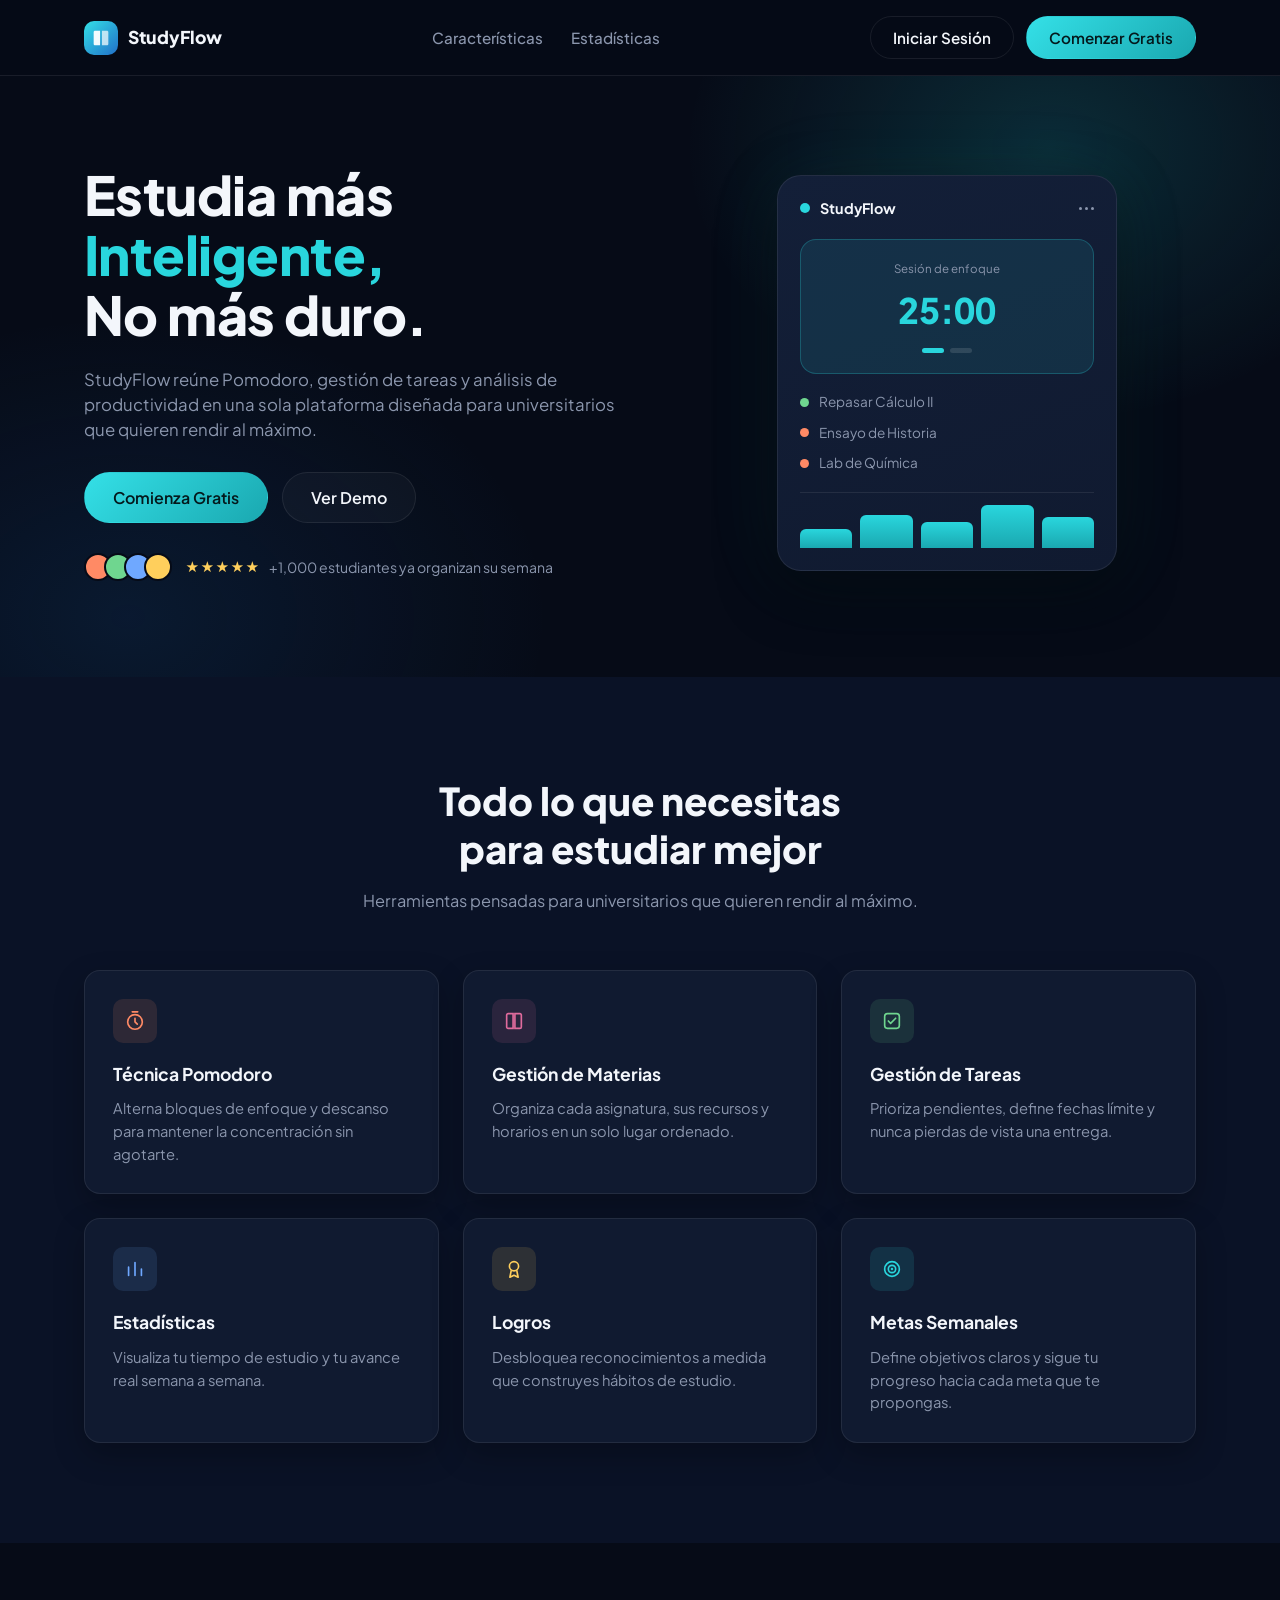
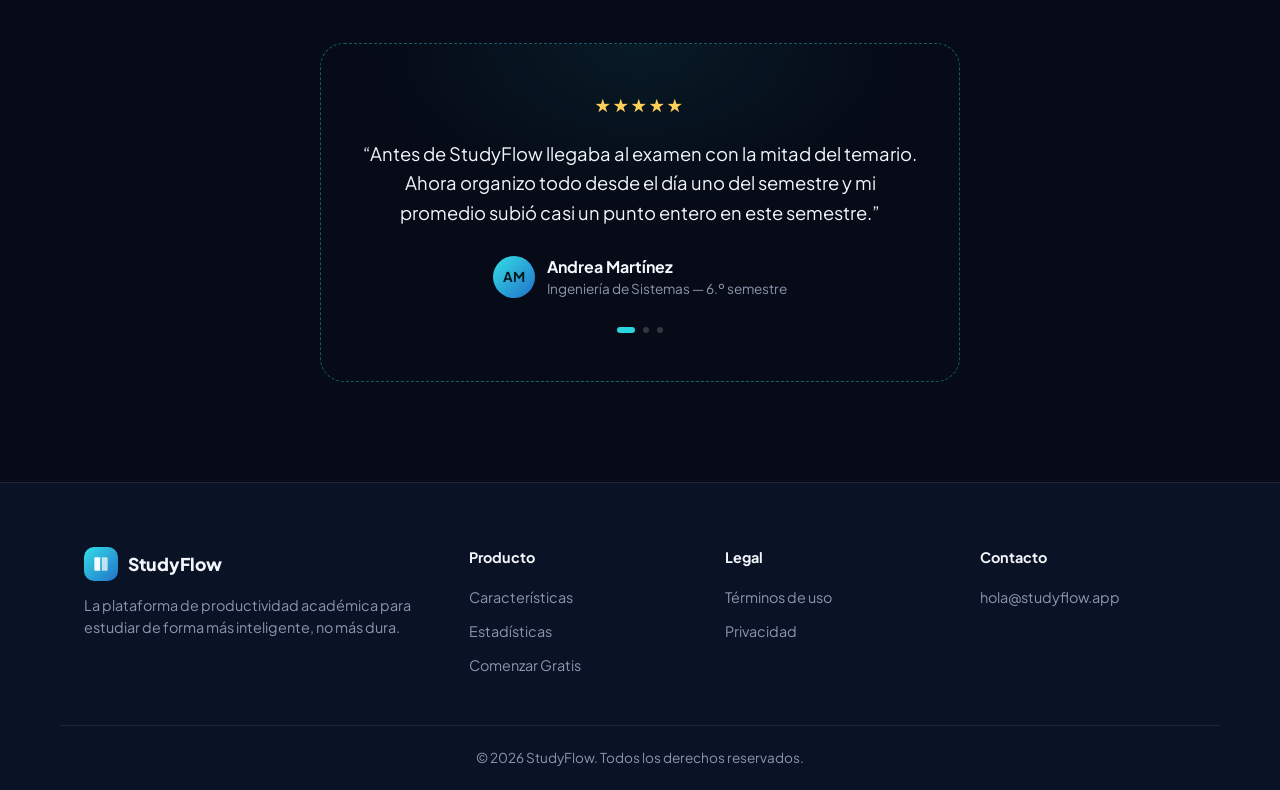
<file: html/inicio.html>
<!DOCTYPE html>
<html lang="es">
<head>
  <meta charset="UTF-8">
  <meta name="viewport" content="width=device-width, initial-scale=1.0">
  <title>StudyFlow — Estudia más inteligente, no más duro</title>
  <meta name="description" content="StudyFlow reúne Pomodoro, gestión de tareas y análisis de productividad en una sola plataforma diseñada para universitarios que quieren rendir al máximo.">
  <link rel="icon" href="../assets/icons/favicon.svg" type="image/svg+xml">
  <link rel="preconnect" href="https://fonts.googleapis.com">
  <link rel="preconnect" href="https://fonts.gstatic.com" crossorigin>
  <link href="https://fonts.googleapis.com/css2?family=Plus+Jakarta+Sans:wght@400;500;600;700;800&display=swap" rel="stylesheet">
  <link rel="stylesheet" href="../css/styles.css">
  <link rel="stylesheet" href="../css/inicio.css">
</head>
<body>

  <a class="skip-link" href="#inicio">Saltar al contenido principal</a>

  <header class="site-header">
    <div class="navbar container">
      <a href="#inicio" class="navbar__brand" aria-label="StudyFlow, ir al inicio">
        <span class="navbar__logo" aria-hidden="true">
          <svg width="22" height="22" viewBox="0 0 24 24" fill="none" xmlns="http://www.w3.org/2000/svg">
            <path d="M4 5.5C4 4.67 4.67 4 5.5 4H11V20H5.5C4.67 20 4 19.33 4 18.5V5.5Z" fill="white" fill-opacity="0.95"/>
            <path d="M20 5.5C20 4.67 19.33 4 18.5 4H13V20H18.5C19.33 20 20 19.33 20 18.5V5.5Z" fill="white" fill-opacity="0.7"/>
          </svg>
        </span>
        <span class="navbar__name">StudyFlow</span>
      </a>

      <nav class="navbar__nav" id="primary-navigation" aria-label="Navegación principal">
        <ul class="navbar__links">
          <li><a href="#funciones">Características</a></li>
          <li><a href="#estadisticas">Estadísticas</a></li>
          <!-- Páginas futuras (descomentar al crearlas en html/):
          <li><a href="pomodoro.html">Pomodoro</a></li>
          <li><a href="materias.html">Materias</a></li>
          <li><a href="tareas.html">Tareas</a></li>
          <li><a href="logros.html">Logros</a></li>
          <li><a href="metas.html">Metas</a></li>
          -->
        </ul>
      </nav>

      <div class="navbar__actions">
        <a href="iniciar-sesion.html" class="btn btn--ghost">Iniciar Sesión</a>
        <a href="crear-cuenta.html" class="btn btn--primary">Comenzar Gratis</a>
      </div>

      <button type="button" class="navbar__toggle" id="navToggle" aria-expanded="false" aria-controls="mobileMenu" aria-label="Abrir menú de navegación">
        <span></span><span></span><span></span>
      </button>
    </div>

    <div class="mobile-menu" id="mobileMenu" hidden>
      <ul class="mobile-menu__links">
        <li><a href="#funciones">Características</a></li>
        <li><a href="#estadisticas">Estadísticas</a></li>
      </ul>
      <div class="mobile-menu__actions">
        <a href="iniciar-sesion.html" class="btn btn--ghost btn--block">Iniciar Sesión</a>
        <a href="crear-cuenta.html" class="btn btn--primary btn--block">Comenzar Gratis</a>
      </div>
    </div>
  </header>

  <main>

    <section id="inicio" class="hero">
      <div class="container hero__grid">

        <div class="hero__content">
          <h1 class="hero__title">
            Estudia más<br>
            <span class="hero__title-accent">Inteligente,</span><br>
            No más duro.
          </h1>

          <p class="hero__description">
            StudyFlow reúne Pomodoro, gestión de tareas y análisis de productividad
            en una sola plataforma diseñada para universitarios que quieren rendir al máximo.
          </p>

          <div class="hero__actions">
            <a href="crear-cuenta.html" class="btn btn--primary btn--large">Comienza Gratis</a>
            <a href="dashboard.html?demo=1" class="btn btn--outline btn--large">Ver Demo</a>
          </div>

          <div class="hero__social-proof">
            <div class="hero__avatars" aria-hidden="true">
              <span class="avatar-dot avatar-dot--1"></span>
              <span class="avatar-dot avatar-dot--2"></span>
              <span class="avatar-dot avatar-dot--3"></span>
              <span class="avatar-dot avatar-dot--4"></span>
            </div>
            <div class="hero__rating">
              <span class="stars" aria-hidden="true">★★★★★</span>
              <span class="hero__rating-text">+1,000 estudiantes ya organizan su semana</span>
            </div>
          </div>
        </div>

        <div class="hero__mockup" role="img" aria-label="Vista previa del panel de StudyFlow con temporizador Pomodoro, lista de tareas y progreso semanal">
          <div class="mockup-card">
            <div class="mockup-card__header">
              <span class="mockup-card__dot"></span>
              <span class="mockup-card__brand">StudyFlow</span>
              <span class="mockup-card__menu" aria-hidden="true">
                <span></span><span></span><span></span>
              </span>
            </div>

            <div class="mockup-card__timer">
              <span class="mockup-card__timer-label">Sesión de enfoque</span>
              <span class="mockup-card__timer-value">25:00</span>
              <div class="mockup-card__timer-controls" aria-hidden="true">
                <span class="mockup-pill mockup-pill--active"></span>
                <span class="mockup-pill"></span>
              </div>
            </div>

            <ul class="mockup-card__tasks">
              <li><span class="task-dot task-dot--done"></span>Repasar Cálculo II</li>
              <li><span class="task-dot task-dot--pending"></span>Ensayo de Historia</li>
              <li><span class="task-dot task-dot--pending"></span>Lab de Química</li>
            </ul>

            <div class="mockup-card__stats" aria-hidden="true">
              <div class="mockup-bar"><span style="height:40%"></span></div>
              <div class="mockup-bar"><span style="height:70%"></span></div>
              <div class="mockup-bar"><span style="height:55%"></span></div>
              <div class="mockup-bar"><span style="height:90%"></span></div>
              <div class="mockup-bar"><span style="height:65%"></span></div>
            </div>
          </div>
        </div>

      </div>
    </section>

    <section id="funciones" class="features">
      <div class="container">
        <div class="section-heading">
          <h2>Todo lo que necesitas<br>para estudiar mejor</h2>
          <p>Herramientas pensadas para universitarios que quieren rendir al máximo.</p>
        </div>

        <div class="features__grid">

          <article class="feature-card feature-card--pomodoro">
            <span class="feature-card__icon" aria-hidden="true">
              <svg width="22" height="22" viewBox="0 0 24 24" fill="none"><circle cx="12" cy="13" r="8" stroke="currentColor" stroke-width="1.8"/><path d="M12 9v4l2.5 2.5" stroke="currentColor" stroke-width="1.8" stroke-linecap="round"/><path d="M9 2h6" stroke="currentColor" stroke-width="1.8" stroke-linecap="round"/></svg>
            </span>
            <h3>Técnica Pomodoro</h3>
            <p>Alterna bloques de enfoque y descanso para mantener la concentración sin agotarte.</p>
          </article>

          <article class="feature-card feature-card--materias">
            <span class="feature-card__icon" aria-hidden="true">
              <svg width="22" height="22" viewBox="0 0 24 24" fill="none"><path d="M4 5.5C4 4.67 4.67 4 5.5 4H11V20H5.5C4.67 20 4 19.33 4 18.5V5.5Z" stroke="currentColor" stroke-width="1.8"/><path d="M20 5.5C20 4.67 19.33 4 18.5 4H13V20H18.5C19.33 20 20 19.33 20 18.5V5.5Z" stroke="currentColor" stroke-width="1.8"/></svg>
            </span>
            <h3>Gestión de Materias</h3>
            <p>Organiza cada asignatura, sus recursos y horarios en un solo lugar ordenado.</p>
          </article>

          <article class="feature-card feature-card--tareas">
            <span class="feature-card__icon" aria-hidden="true">
              <svg width="22" height="22" viewBox="0 0 24 24" fill="none"><rect x="4" y="4" width="16" height="16" rx="3" stroke="currentColor" stroke-width="1.8"/><path d="M8 12l2.5 2.5L16 9" stroke="currentColor" stroke-width="1.8" stroke-linecap="round" stroke-linejoin="round"/></svg>
            </span>
            <h3>Gestión de Tareas</h3>
            <p>Prioriza pendientes, define fechas límite y nunca pierdas de vista una entrega.</p>
          </article>

          <article class="feature-card feature-card--estadisticas" id="estadisticas">
            <span class="feature-card__icon" aria-hidden="true">
              <svg width="22" height="22" viewBox="0 0 24 24" fill="none"><path d="M5 19V10M12 19V5M19 19v-7" stroke="currentColor" stroke-width="1.8" stroke-linecap="round"/></svg>
            </span>
            <h3>Estadísticas</h3>
            <p>Visualiza tu tiempo de estudio y tu avance real semana a semana.</p>
          </article>

          <article class="feature-card feature-card--logros">
            <span class="feature-card__icon" aria-hidden="true">
              <svg width="22" height="22" viewBox="0 0 24 24" fill="none"><circle cx="12" cy="9" r="5" stroke="currentColor" stroke-width="1.8"/><path d="M9 13.5L7.5 21l4.5-2.2 4.5 2.2-1.5-7.5" stroke="currentColor" stroke-width="1.8" stroke-linejoin="round"/></svg>
            </span>
            <h3>Logros</h3>
            <p>Desbloquea reconocimientos a medida que construyes hábitos de estudio.</p>
          </article>

          <article class="feature-card feature-card--metas">
            <span class="feature-card__icon" aria-hidden="true">
              <svg width="22" height="22" viewBox="0 0 24 24" fill="none"><circle cx="12" cy="12" r="8" stroke="currentColor" stroke-width="1.8"/><circle cx="12" cy="12" r="4" stroke="currentColor" stroke-width="1.8"/><circle cx="12" cy="12" r="0.5" stroke="currentColor" stroke-width="1.8"/></svg>
            </span>
            <h3>Metas Semanales</h3>
            <p>Define objetivos claros y sigue tu progreso hacia cada meta que te propongas.</p>
          </article>

        </div>
      </div>
    </section>

    <section class="testimonial">
      <div class="container">
        <div class="testimonial__card">
          <span class="stars stars--accent" aria-hidden="true">★★★★★</span>
          <blockquote>
            <p>“Antes de StudyFlow llegaba al examen con la mitad del temario.
            Ahora organizo todo desde el día uno del semestre y mi promedio subió casi un punto entero en este semestre.”</p>
          </blockquote>
          <div class="testimonial__author">
            <span class="testimonial__avatar" aria-hidden="true">AM</span>
            <div>
              <p class="testimonial__name">Andrea Martínez</p>
              <p class="testimonial__role">Ingeniería de Sistemas — 6.º semestre</p>
            </div>
          </div>
          <div class="testimonial__dots" aria-hidden="true">
            <span class="dot dot--active"></span><span class="dot"></span><span class="dot"></span>
          </div>
        </div>
      </div>
    </section>

  </main>

  <footer class="site-footer">
    <div class="container footer__grid">

      <div class="footer__brand">
        <a href="#inicio" class="navbar__brand" aria-label="StudyFlow, ir al inicio">
          <span class="navbar__logo" aria-hidden="true">
            <svg width="20" height="20" viewBox="0 0 24 24" fill="none" xmlns="http://www.w3.org/2000/svg">
              <path d="M4 5.5C4 4.67 4.67 4 5.5 4H11V20H5.5C4.67 20 4 19.33 4 18.5V5.5Z" fill="white" fill-opacity="0.95"/>
              <path d="M20 5.5C20 4.67 19.33 4 18.5 4H13V20H18.5C19.33 20 20 19.33 20 18.5V5.5Z" fill="white" fill-opacity="0.7"/>
            </svg>
          </span>
          <span class="navbar__name">StudyFlow</span>
        </a>
        <p>La plataforma de productividad académica para estudiar de forma más inteligente, no más dura.</p>
      </div>

      <nav class="footer__col" aria-label="Enlaces del producto">
        <h4>Producto</h4>
        <ul>
          <li><a href="#funciones">Características</a></li>
          <li><a href="#estadisticas">Estadísticas</a></li>
          <li><a href="#inicio">Comenzar Gratis</a></li>
        </ul>
      </nav>

      <nav class="footer__col" aria-label="Enlaces legales">
        <h4>Legal</h4>
        <ul>
          <li><a href="#">Términos de uso</a></li>
          <li><a href="#">Privacidad</a></li>
        </ul>
      </nav>

      <div class="footer__col">
        <h4>Contacto</h4>
        <ul>
          <li><a href="mailto:hola@studyflow.app">hola@studyflow.app</a></li>
        </ul>
      </div>

    </div>

    <div class="container footer__bottom">
      <p>© 2026 StudyFlow. Todos los derechos reservados.</p>
    </div>
  </footer>

  <script src="../js/icons.js"></script>
  <script src="../js/store.js"></script>
  <script src="../js/main.js"></script>
</body>
</html>
</file>
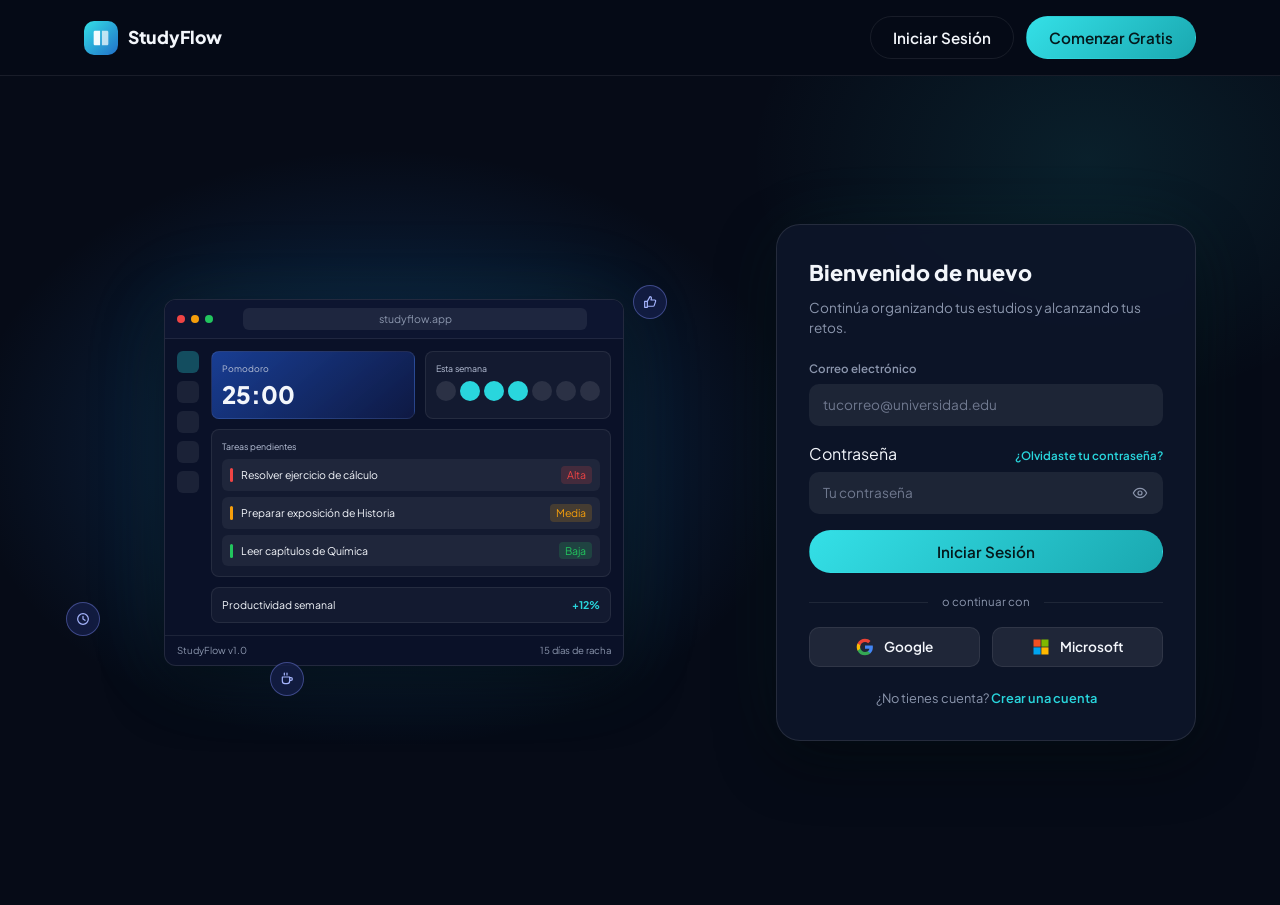
<file: html/materias.html>
<!DOCTYPE html>
<html lang="es">
<head>
  <meta charset="UTF-8">
  <meta name="viewport" content="width=device-width, initial-scale=1.0">
  <title>Materias — StudyFlow</title>
  <meta name="description" content="Organiza tus materias y consulta tu avance en cada una.">
  <link rel="icon" href="../assets/icons/favicon.svg" type="image/svg+xml">
  <link rel="preconnect" href="https://fonts.googleapis.com">
  <link rel="preconnect" href="https://fonts.gstatic.com" crossorigin>
  <link href="https://fonts.googleapis.com/css2?family=Plus+Jakarta+Sans:wght@400;500;600;700;800&display=swap" rel="stylesheet">
  <link rel="stylesheet" href="../css/styles.css">
  <link rel="stylesheet" href="../css/components.css">
  <link rel="stylesheet" href="../css/app.css">
  <link rel="stylesheet" href="../css/materias.css">
</head>
<body class="app" data-page="materias">

  <a class="skip-link" href="#contenido">Saltar al contenido principal</a>

  <div class="app-shell">
    <div data-shell="sidebar"></div>

    <div class="app-main">
      <div data-shell="topbar"></div>

      <main class="app-content" id="contenido">
        <div class="page-header page-header--actions">
          <div>
            <h1>Materias</h1>
            <p>Organiza tus materias y consulta tu avance en cada una</p>
          </div>
          <button type="button" class="btn btn--primary btn--sm" id="newSubjectBtn">+ Nueva materia</button>
        </div>

        <div class="subject-grid" id="subjectGrid"></div>
      </main>
    </div>
  </div>

  <dialog class="modal modal--small" id="subjectModal" aria-labelledby="subjectModalTitle">
    <form class="modal__form" id="subjectForm" novalidate>
      <header class="modal__header">
        <h2 id="subjectModalTitle">Nueva materia</h2>
        <button type="button" class="modal__close" data-close aria-label="Cerrar" id="subjectModalClose"></button>
      </header>

      <div class="field">
        <label for="subjectName">Nombre *</label>
        <input type="text" id="subjectName" name="name" placeholder="ej. Cálculo Diferencial" maxlength="60" required>
      </div>

      <fieldset class="field">
        <legend>Ícono</legend>
        <div class="emoji-grid" id="emojiGrid"></div>
      </fieldset>

      <fieldset class="field">
        <legend>Color</legend>
        <div class="color-grid" id="colorGrid"></div>
      </fieldset>

      <p class="form-error" role="alert" hidden></p>

      <footer class="modal__footer">
        <button type="button" class="btn btn--ghost btn--sm" data-close>Cancelar</button>
        <button type="submit" class="btn btn--primary btn--sm" id="subjectSubmit">Crear materia</button>
      </footer>
    </form>
  </dialog>

  <script src="../js/icons.js"></script>
  <script src="../js/store.js"></script>
  <script src="../js/ui.js"></script>
  <script src="../js/app.js"></script>
  <script src="../js/materias.js"></script>
</body>
</html>
</file>
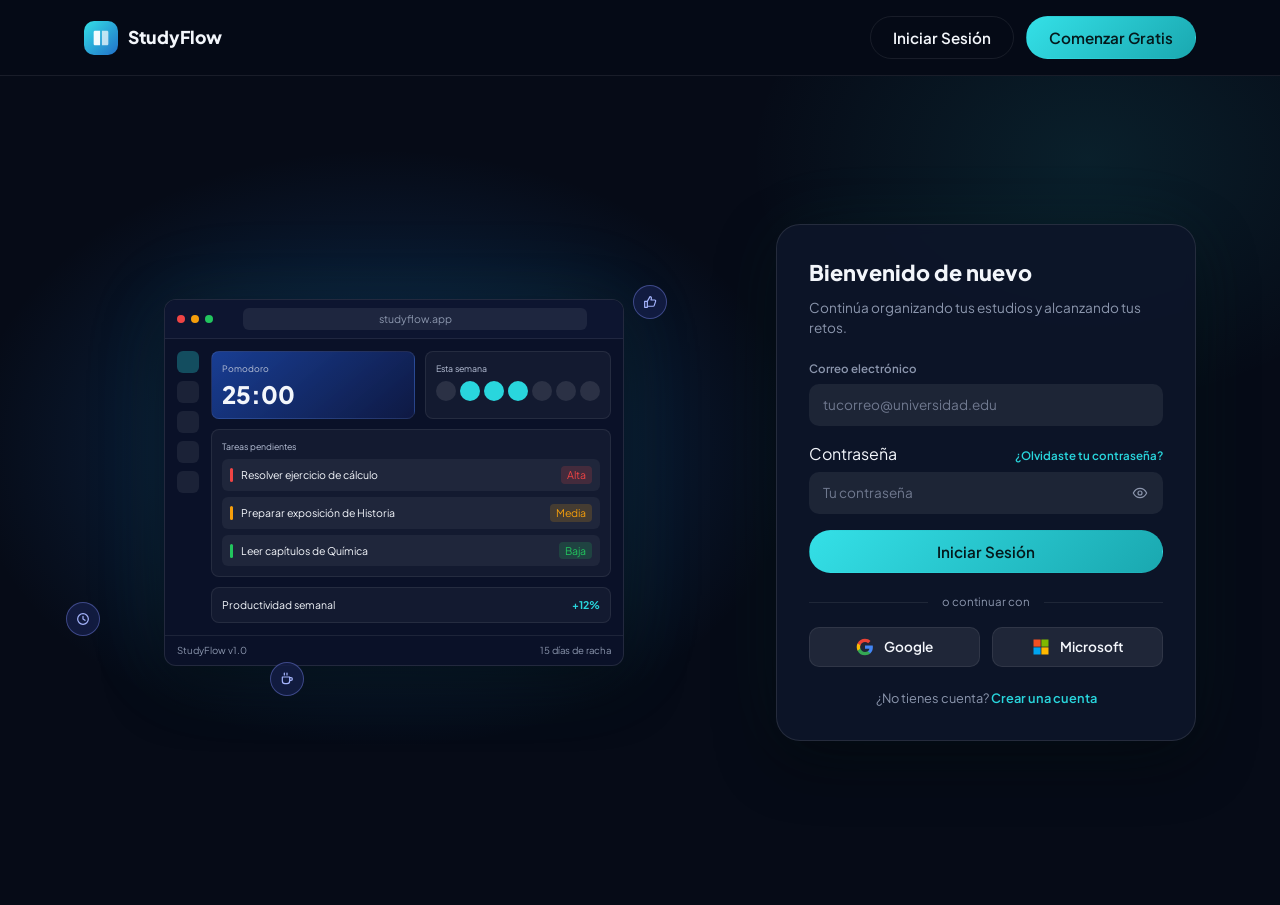
<file: html/perfil.html>
<!DOCTYPE html>
<html lang="es">
<head>
  <meta charset="UTF-8">
  <meta name="viewport" content="width=device-width, initial-scale=1.0">
  <title>Mi perfil — StudyFlow</title>
  <meta name="description" content="Administra tu información personal y configuración de seguridad en StudyFlow.">
  <link rel="icon" href="../assets/icons/favicon.svg" type="image/svg+xml">
  <link rel="preconnect" href="https://fonts.googleapis.com">
  <link rel="preconnect" href="https://fonts.gstatic.com" crossorigin>
  <link href="https://fonts.googleapis.com/css2?family=Plus+Jakarta+Sans:wght@400;500;600;700;800&display=swap" rel="stylesheet">
  <link rel="stylesheet" href="../css/styles.css">
  <link rel="stylesheet" href="../css/components.css">
  <link rel="stylesheet" href="../css/app.css">
  <link rel="stylesheet" href="../css/perfil.css">
</head>
<body class="app" data-page="perfil">

  <a class="skip-link" href="#contenido">Saltar al contenido principal</a>

  <div class="app-shell">
    <div data-shell="sidebar"></div>

    <div class="app-main">
      <div data-shell="topbar"></div>

      <main class="app-content" id="contenido">
        <div class="page-header">
          <h1>Mi perfil</h1>
          <p>Administra tu información personal y configuración de seguridad</p>
        </div>

        <div class="profile-layout">
          <section class="card profile-card" aria-labelledby="profileCardTitle">
            <h2 class="visually-hidden" id="profileCardTitle">Resumen del perfil</h2>
            <div class="profile-card__avatar-wrap">
              <span class="profile-card__avatar" id="profileAvatar"></span>
              <button type="button" class="profile-card__camera" id="avatarBtn" aria-label="Cambiar foto de perfil"></button>
              <input type="file" id="avatarInput" accept="image/*" class="visually-hidden">
            </div>
            <h3 class="profile-card__name" id="profileName"></h3>
            <p class="profile-card__email" id="profileEmail"></p>
            <p class="profile-card__career" id="profileCareer"></p>
            <p class="profile-card__since" id="profileSince"></p>
            <button type="button" class="btn btn--primary btn--block" id="editProfileBtn">Editar perfil</button>
          </section>

          <div class="profile-main">
            <section class="card" aria-labelledby="infoTitle">
              <h2 class="section-title" id="infoTitle"><span data-icon="user"></span>Información personal</h2>
              <form class="profile-form" id="infoForm" novalidate>
                <div class="field-row">
                  <div class="field"><label for="pfName">Nombre</label><input type="text" id="pfName" name="name" required></div>
                  <div class="field"><label for="pfLastName">Apellidos</label><input type="text" id="pfLastName" name="lastName"></div>
                </div>
                <div class="field"><label for="pfEmail">Correo electrónico</label><input type="email" id="pfEmail" name="email" readonly></div>
                <div class="field"><label for="pfUniversity">Universidad</label><input type="text" id="pfUniversity" name="university" placeholder="ej. Universidad Militar Nueva Granada"></div>
                <div class="field-row">
                  <div class="field"><label for="pfCareer">Carrera o programa</label><input type="text" id="pfCareer" name="career" placeholder="ej. Ingeniería en Sistemas"></div>
                  <div class="field"><label for="pfSemester">Semestre</label><input type="text" id="pfSemester" name="semester" placeholder="ej. 5"></div>
                </div>
                <p class="form-error" role="alert" hidden></p>
                <p class="form-success" role="status" hidden></p>
                <div class="profile-form__actions">
                  <button type="submit" class="btn btn--primary btn--sm"><span data-icon="save"></span>Guardar cambios</button>
                </div>
              </form>
            </section>

            <section class="card" aria-labelledby="securityTitle" id="securitySection">
              <h2 class="section-title" id="securityTitle"><span data-icon="lock"></span>Seguridad</h2>
              <div id="securityBody"></div>
            </section>
          </div>
        </div>
      </main>
    </div>
  </div>

  <script src="../js/icons.js"></script>
  <script src="../js/store.js"></script>
  <script src="../js/ui.js"></script>
  <script src="../js/app.js"></script>
  <script src="../js/perfil.js"></script>
</body>
</html>
</file>
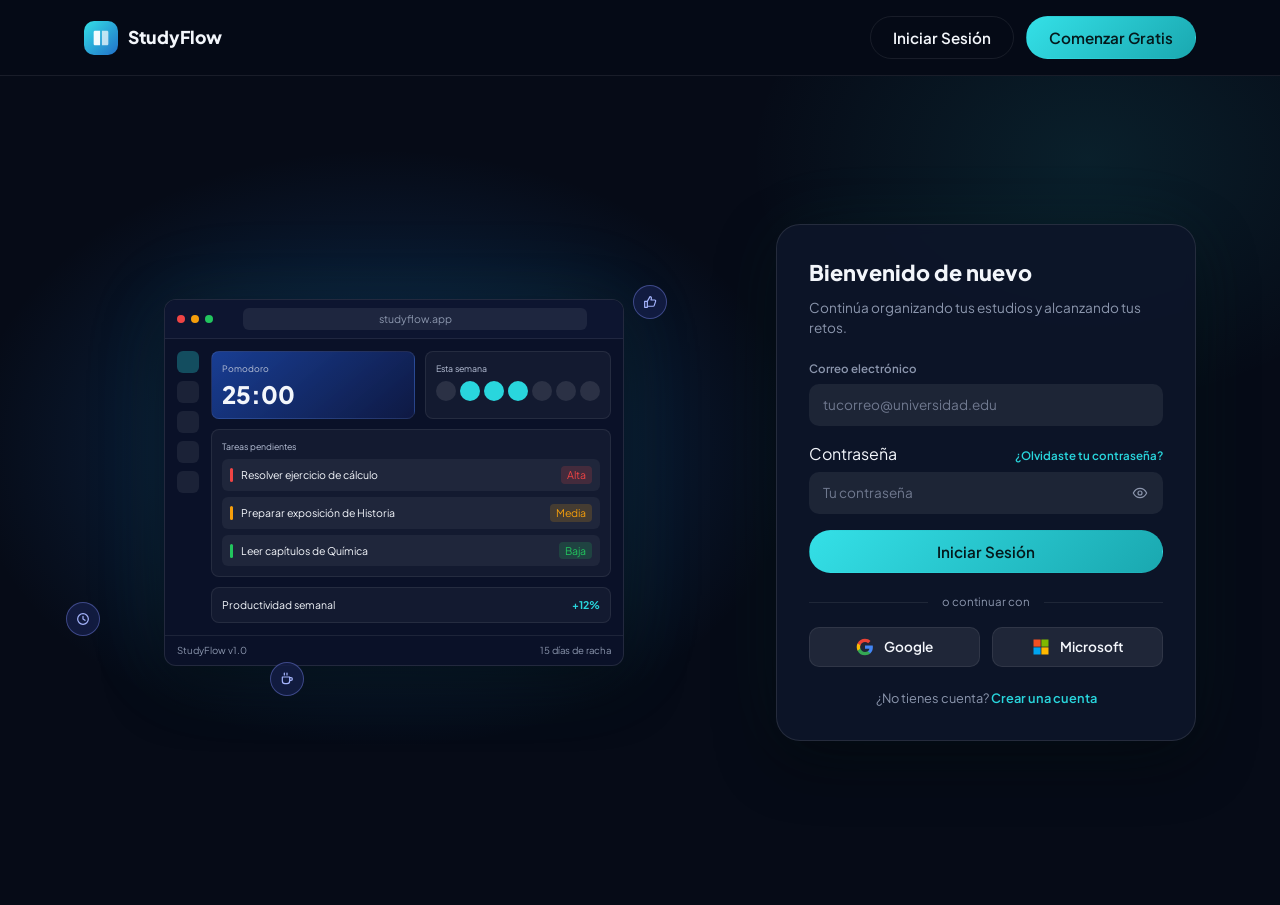
<file: html/pomodoro.html>
<!DOCTYPE html>
<html lang="es">
<head>
  <meta charset="UTF-8">
  <meta name="viewport" content="width=device-width, initial-scale=1.0">
  <title>Pomodoro — StudyFlow</title>
  <meta name="description" content="Temporizador Pomodoro de StudyFlow: enfoque, descansos y resumen de tu jornada.">
  <link rel="icon" href="../assets/icons/favicon.svg" type="image/svg+xml">
  <link rel="preconnect" href="https://fonts.googleapis.com">
  <link rel="preconnect" href="https://fonts.gstatic.com" crossorigin>
  <link href="https://fonts.googleapis.com/css2?family=Plus+Jakarta+Sans:wght@400;500;600;700;800&display=swap" rel="stylesheet">
  <link rel="stylesheet" href="../css/styles.css">
  <link rel="stylesheet" href="../css/components.css">
  <link rel="stylesheet" href="../css/app.css">
  <link rel="stylesheet" href="../css/pomodoro.css">
</head>
<body class="app" data-page="pomodoro">

  <a class="skip-link" href="#contenido">Saltar al contenido principal</a>

  <div class="app-shell">
    <div data-shell="sidebar"></div>

    <div class="app-main">
      <div data-shell="topbar"></div>

      <main class="app-content" id="contenido">
        <div class="pomodoro-layout">

          <section class="panel settings" aria-labelledby="cfgTitle">
            <h2 class="panel__title" id="cfgTitle">Configuración</h2>
            <p class="panel__subtitle">Ajusta tus tiempos y preferencias</p>
            <ul class="setting-list">
            <li class="setting">
              <div class="setting__text"><span class="setting__label" id="lbl-focus">Duración de enfoque</span><span class="setting__hint">Tiempo para estudiar</span></div>
              <div class="stepper" role="group" aria-labelledby="lbl-focus">
                <button type="button" class="stepper__btn" data-step="focus" data-dir="-1" aria-label="Disminuir duración de enfoque" data-icon="minus"></button>
                <span class="stepper__value"><output id="val-focus" for="lbl-focus">00</output><small>min</small></span>
                <button type="button" class="stepper__btn" data-step="focus" data-dir="1" aria-label="Aumentar duración de enfoque" data-icon="plus"></button>
              </div>
            </li>
            <li class="setting">
              <div class="setting__text"><span class="setting__label" id="lbl-short">Descanso corto</span><span class="setting__hint">Pausa entre sesiones</span></div>
              <div class="stepper" role="group" aria-labelledby="lbl-short">
                <button type="button" class="stepper__btn" data-step="short" data-dir="-1" aria-label="Disminuir descanso corto" data-icon="minus"></button>
                <span class="stepper__value"><output id="val-short" for="lbl-short">00</output><small>min</small></span>
                <button type="button" class="stepper__btn" data-step="short" data-dir="1" aria-label="Aumentar descanso corto" data-icon="plus"></button>
              </div>
            </li>
            <li class="setting">
              <div class="setting__text"><span class="setting__label" id="lbl-long">Descanso largo</span><span class="setting__hint">Pausa tras varias sesiones</span></div>
              <div class="stepper" role="group" aria-labelledby="lbl-long">
                <button type="button" class="stepper__btn" data-step="long" data-dir="-1" aria-label="Disminuir descanso largo" data-icon="minus"></button>
                <span class="stepper__value"><output id="val-long" for="lbl-long">00</output><small>min</small></span>
                <button type="button" class="stepper__btn" data-step="long" data-dir="1" aria-label="Aumentar descanso largo" data-icon="plus"></button>
              </div>
            </li>
            <li class="setting">
              <div class="setting__text"><span class="setting__label" id="lbl-cycles">Sesiones hasta descanso largo</span><span class="setting__hint">Ciclo de estudio</span></div>
              <div class="stepper" role="group" aria-labelledby="lbl-cycles">
                <button type="button" class="stepper__btn" data-step="cycles" data-dir="-1" aria-label="Disminuir sesiones hasta descanso largo" data-icon="minus"></button>
                <span class="stepper__value"><output id="val-cycles" for="lbl-cycles">00</output><small>ses</small></span>
                <button type="button" class="stepper__btn" data-step="cycles" data-dir="1" aria-label="Aumentar sesiones hasta descanso largo" data-icon="plus"></button>
              </div>
            </li>
            <li class="setting">
              <div class="setting__text"><span class="setting__label" id="lbl-dailyGoal">Meta diaria</span><span class="setting__hint">Sesiones por día</span></div>
              <div class="stepper" role="group" aria-labelledby="lbl-dailyGoal">
                <button type="button" class="stepper__btn" data-step="dailyGoal" data-dir="-1" aria-label="Disminuir meta diaria" data-icon="minus"></button>
                <span class="stepper__value"><output id="val-dailyGoal" for="lbl-dailyGoal">00</output><small>ses</small></span>
                <button type="button" class="stepper__btn" data-step="dailyGoal" data-dir="1" aria-label="Aumentar meta diaria" data-icon="plus"></button>
              </div>
            </li>
            </ul>
            <h3 class="settings__subtitle">PREFERENCIAS</h3>
            <ul class="pref-list">
            <li class="pref">
              <span class="pref__icon" data-icon="volume"></span>
              <div class="setting__text"><span class="setting__label" id="lbl-sound">Sonidos</span><span class="setting__hint">Aviso al terminar</span></div>
              <button type="button" class="switch" role="switch" aria-checked="false" aria-labelledby="lbl-sound" data-pref="sound"><span class="switch__thumb"></span></button>
            </li>
            <li class="pref">
              <span class="pref__icon" data-icon="bell"></span>
              <div class="setting__text"><span class="setting__label" id="lbl-notify">Notificaciones</span><span class="setting__hint">Avisos del sistema</span></div>
              <button type="button" class="switch" role="switch" aria-checked="false" aria-labelledby="lbl-notify" data-pref="notify"><span class="switch__thumb"></span></button>
            </li>
            <li class="pref">
              <span class="pref__icon" data-icon="repeat"></span>
              <div class="setting__text"><span class="setting__label" id="lbl-auto">Inicio automático</span><span class="setting__hint">Siguiente sesión sola</span></div>
              <button type="button" class="switch" role="switch" aria-checked="false" aria-labelledby="lbl-auto" data-pref="auto"><span class="switch__thumb"></span></button>
            </li>
            </ul>
          </section>

          <section class="timer-card" aria-labelledby="modeLabel">
            <h2 class="timer-card__mode" id="modeLabel">Enfoque</h2>
            <div class="timer-ring">
              <svg class="timer-ring__svg" viewBox="0 0 240 240" aria-hidden="true">
                <circle class="timer-ring__track" cx="120" cy="120" r="104"/>
                <circle class="timer-ring__progress" id="ringProgress" cx="120" cy="120" r="104"/>
              </svg>
              <div class="timer-ring__display" id="timerDisplay" role="timer"></div>
            </div>
            <div class="timer-controls">
              <button type="button" class="timer-controls__btn" id="btnPlay" aria-label="Iniciar"></button>
              <button type="button" class="timer-controls__btn" id="btnPause" aria-label="Pausar"></button>
            </div>
            <div class="timer-extra">
              <button type="button" class="link-btn" id="btnReset"></button>
              <span class="timer-card__session" id="sessionLabel"></span>
              <button type="button" class="link-btn" id="btnSkip"></button>
            </div>
          </section>

          <section class="panel summary" aria-labelledby="sumTitle">
            <h2 class="panel__title" id="sumTitle">Resumen de hoy</h2>
            <p class="panel__subtitle">Tu progreso esta jornada</p>
            <ul class="summary__list">
            <li class="summary__item">
              <span class="summary__icon summary__icon--teal" data-icon="clock"></span>
              <span class="summary__label">Tiempo estudiado hoy</span>
              <strong class="summary__value" id="sumTime"></strong>
            </li>
            <li class="summary__item">
              <span class="summary__icon summary__icon--indigo" data-icon="target"></span>
              <span class="summary__label">Sesiones completadas</span>
              <strong class="summary__value" id="sumSessions"></strong>
            </li>
            <li class="summary__item">
              <span class="summary__icon summary__icon--amber" data-icon="flame"></span>
              <span class="summary__label">Racha actual</span>
              <strong class="summary__value" id="sumStreak"></strong>
            </li>
            <li class="summary__item">
              <span class="summary__icon summary__icon--purple" data-icon="coffee"></span>
              <span class="summary__label">Próximo descanso</span>
              <strong class="summary__value" id="sumBreak"></strong>
            </li>
            </ul>
            <div class="summary__goal">
              <div class="summary__goal-row"><span>Objetivo diario</span><strong id="sumPercent">0%</strong></div>
              <progress class="bar" id="sumBar" max="100" value="0" aria-label="Objetivo diario"></progress>
              <p class="summary__goal-text" id="sumGoalText"></p>
            </div>
          </section>

        </div>
      </main>
    </div>
  </div>

  <script src="../js/icons.js"></script>
  <script src="../js/store.js"></script>
  <script src="../js/ui.js"></script>
  <script src="../js/app.js"></script>
  <script src="../js/pomodoro.js"></script>
</body>
</html>
</file>
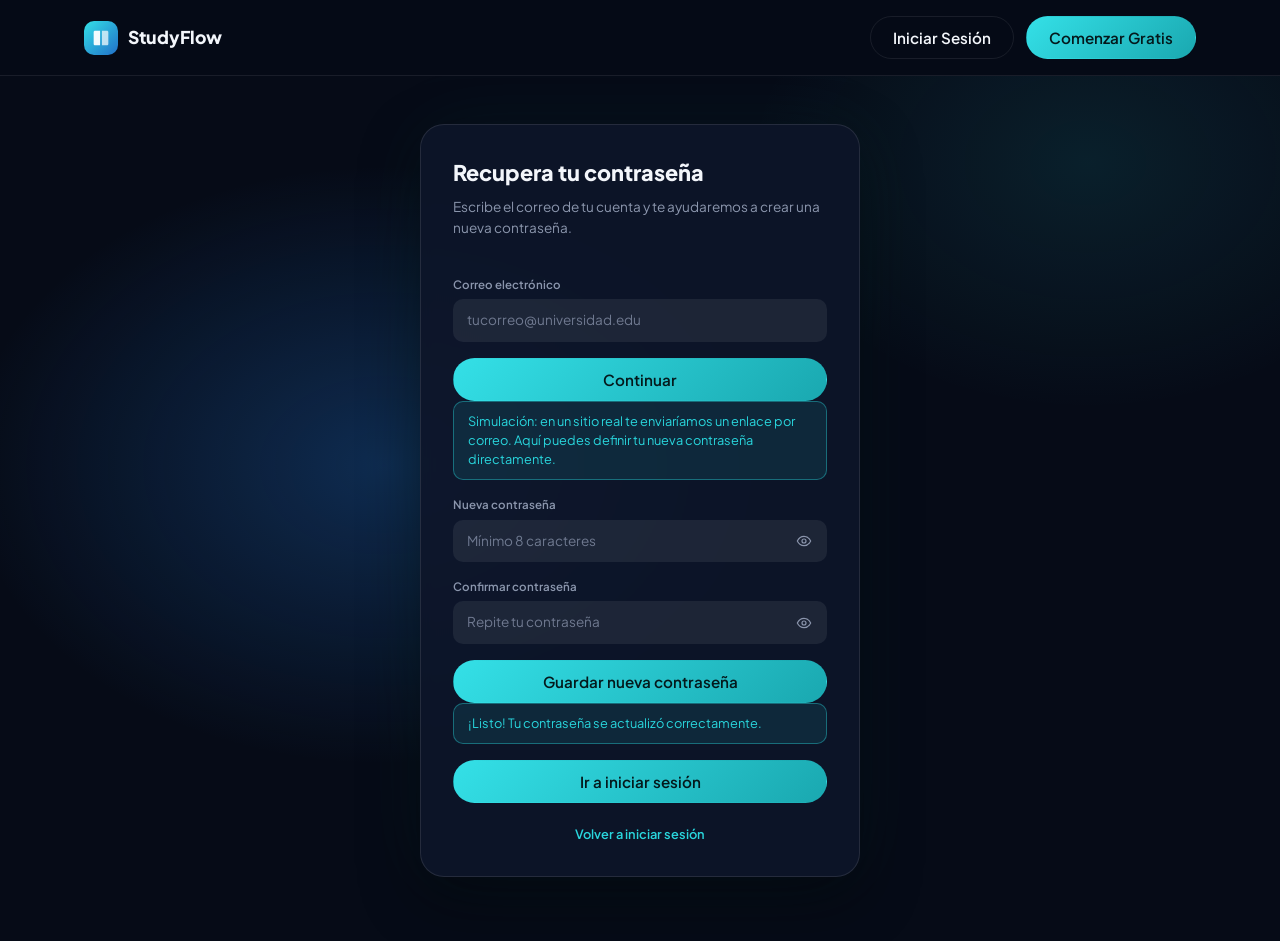
<file: html/recuperar-contrasena.html>
<!DOCTYPE html>
<html lang="es">
<head>
  <meta charset="UTF-8">
  <meta name="viewport" content="width=device-width, initial-scale=1.0">
  <title>Recuperar contraseña — StudyFlow</title>
  <meta name="description" content="Restablece tu contraseña de StudyFlow.">
  <link rel="icon" href="../assets/icons/favicon.svg" type="image/svg+xml">
  <link rel="preconnect" href="https://fonts.googleapis.com">
  <link rel="preconnect" href="https://fonts.gstatic.com" crossorigin>
  <link href="https://fonts.googleapis.com/css2?family=Plus+Jakarta+Sans:wght@400;500;600;700;800&display=swap" rel="stylesheet">
  <link rel="stylesheet" href="../css/styles.css">
  <link rel="stylesheet" href="../css/components.css">
  <link rel="stylesheet" href="../css/auth.css">
</head>
<body class="auth-page">

  <a class="skip-link" href="#contenido">Saltar al contenido principal</a>

  <header class="site-header">
    <div class="navbar container">
      <a href="inicio.html" class="navbar__brand" aria-label="StudyFlow, ir a la página de inicio">
        <span class="navbar__logo" aria-hidden="true">
          <svg width="22" height="22" viewBox="0 0 24 24" fill="none" xmlns="http://www.w3.org/2000/svg">
            <path d="M4 5.5C4 4.67 4.67 4 5.5 4H11V20H5.5C4.67 20 4 19.33 4 18.5V5.5Z" fill="white" fill-opacity="0.95"/>
            <path d="M20 5.5C20 4.67 19.33 4 18.5 4H13V20H18.5C19.33 20 20 19.33 20 18.5V5.5Z" fill="white" fill-opacity="0.7"/>
          </svg>
        </span>
        <span class="navbar__name">StudyFlow</span>
      </a>
      <div class="navbar__actions">
        <a href="iniciar-sesion.html" class="btn btn--ghost">Iniciar Sesión</a>
        <a href="crear-cuenta.html" class="btn btn--primary">Comenzar Gratis</a>
      </div>
    </div>
  </header>

  <main class="auth" id="contenido">
    <div class="container auth__grid auth__grid--single">
      <section class="auth-card" aria-labelledby="authTitle">
        <h1 id="authTitle">Recupera tu contraseña</h1>

        <form class="auth-form" id="recoverForm" novalidate>
          <p class="auth-card__subtitle">Escribe el correo de tu cuenta y te ayudaremos a crear una nueva contraseña.</p>
          <div class="field">
            <label for="recoverEmail">Correo electrónico</label>
            <input type="email" id="recoverEmail" name="email" placeholder="tucorreo@universidad.edu" autocomplete="email" required>
          </div>
          <p class="form-error" role="alert" hidden></p>
          <button type="submit" class="btn btn--primary btn--block">Continuar</button>
        </form>

        <form class="auth-form" id="resetForm" novalidate hidden>
          <p class="form-success">Simulación: en un sitio real te enviaríamos un enlace por correo. Aquí puedes definir tu nueva contraseña directamente.</p>
          <div class="field">
            <label for="resetPassword">Nueva contraseña</label>
            <div class="input-wrap">
              <input type="password" id="resetPassword" name="password" placeholder="Mínimo 8 caracteres" autocomplete="new-password" required>
              <button type="button" class="input-wrap__toggle" data-toggle-password aria-label="Mostrar contraseña" aria-pressed="false"></button>
            </div>
          </div>
          <div class="field">
            <label for="resetConfirm">Confirmar contraseña</label>
            <div class="input-wrap">
              <input type="password" id="resetConfirm" name="confirm" placeholder="Repite tu contraseña" autocomplete="new-password" required>
              <button type="button" class="input-wrap__toggle" data-toggle-password aria-label="Mostrar contraseña" aria-pressed="false"></button>
            </div>
          </div>
          <p class="form-error" role="alert" hidden></p>
          <button type="submit" class="btn btn--primary btn--block">Guardar nueva contraseña</button>
        </form>

        <div class="auth-form" id="resetDone" hidden>
          <p class="form-success" role="status">¡Listo! Tu contraseña se actualizó correctamente.</p>
          <a href="iniciar-sesion.html" class="btn btn--primary btn--block">Ir a iniciar sesión</a>
        </div>

        <p class="auth-card__footer"><a href="iniciar-sesion.html">Volver a iniciar sesión</a></p>
      </section>
    </div>
  </main>

  <script src="../js/icons.js"></script>
  <script src="../js/store.js"></script>
  <script src="../js/ui.js"></script>
  <script src="../js/auth.js"></script>
</body>
</html>
</file>
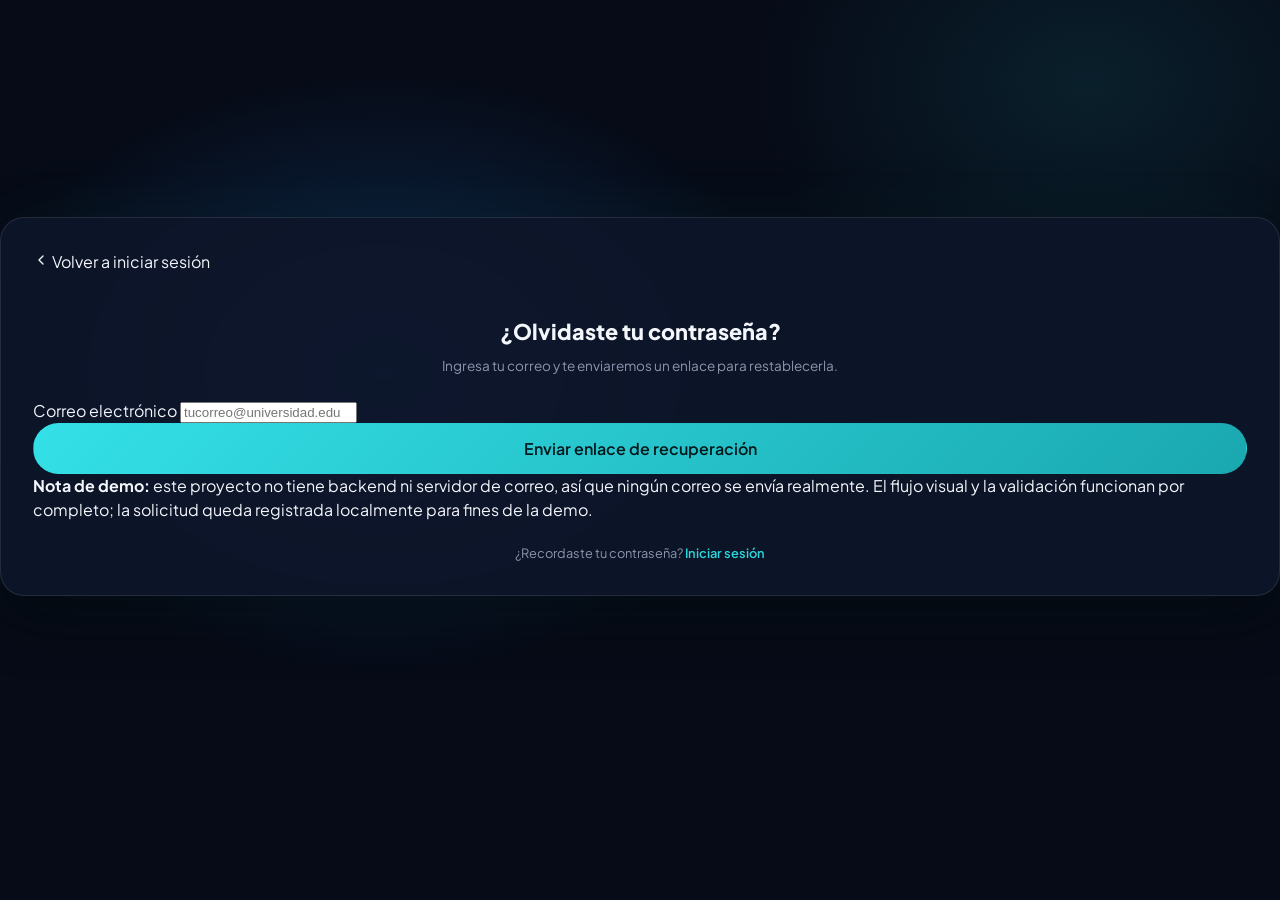
<file: html/recuperar.html>
<!DOCTYPE html>
<html lang="es">
<head>
  <meta charset="UTF-8">
  <meta name="viewport" content="width=device-width, initial-scale=1.0">
  <title>Recuperar contraseña — StudyFlow</title>
  <meta name="description" content="Recupera el acceso a tu cuenta de StudyFlow.">
  <link rel="icon" href="../assets/icons/favicon.svg" type="image/svg+xml">
  <link rel="preconnect" href="https://fonts.googleapis.com">
  <link rel="preconnect" href="https://fonts.gstatic.com" crossorigin>
  <link href="https://fonts.googleapis.com/css2?family=Plus+Jakarta+Sans:wght@400;500;600;700;800&display=swap" rel="stylesheet">
  <link rel="stylesheet" href="../css/styles.css">
  <link rel="stylesheet" href="../css/auth.css">
</head>
<body>

  <a class="skip-link" href="#form-recuperar">Saltar al formulario</a>

  <main class="auth" style="grid-template-columns: minmax(0,1fr);">
    <section class="auth__form-panel">
      <div class="auth-card">
        <a href="iniciar-sesion.html" class="auth-card__eyebrow">
          <svg width="16" height="16" viewBox="0 0 24 24" fill="none"><path d="M15 6l-6 6 6 6" stroke="currentColor" stroke-width="2" stroke-linecap="round" stroke-linejoin="round"/></svg>
          Volver a iniciar sesión
        </a>

        <div style="display:flex;justify-content:center;margin-bottom:18px;">
          <span class="empty-state__icon" aria-hidden="true">
            <svg viewBox="0 0 24 24"><path d="M4 6h16v12H4z" stroke="currentColor" stroke-width="1.6" stroke-linejoin="round"/><path d="M4 7l8 6 8-6" stroke="currentColor" stroke-width="1.6" stroke-linejoin="round"/></svg>
          </span>
        </div>

        <h1 style="text-align:center;">¿Olvidaste tu contraseña?</h1>
        <p class="auth-card__subtitle" style="text-align:center;">Ingresa tu correo y te enviaremos un enlace para restablecerla.</p>

        <form id="form-recuperar" novalidate>
          <div class="form-field">
            <label for="rec-correo">Correo electrónico</label>
            <input type="email" id="rec-correo" name="correo" autocomplete="email" required placeholder="tucorreo@universidad.edu">
          </div>

          <button type="submit" class="btn btn--primary btn--large btn--block">Enviar enlace de recuperación</button>
        </form>

        <div id="recuperar-exito" class="auth-success" hidden>
          <span class="auth-success__icon" aria-hidden="true">
            <svg viewBox="0 0 24 24"><path d="M20 6L9 17l-5-5" stroke-linecap="round" stroke-linejoin="round"/></svg>
          </span>
          <p style="font-weight:700;">Enlace enviado</p>
          <p style="color:var(--color-text-secondary); font-size:0.85rem;">
            Si existe una cuenta asociada a <strong data-sent-email></strong>, recibirás un correo con instrucciones en unos minutos.
          </p>
        </div>

        <p class="auth-note">
          <strong>Nota de demo:</strong> este proyecto no tiene backend ni servidor de correo, así que ningún correo se envía realmente. El flujo visual y la validación funcionan por completo; la solicitud queda registrada localmente para fines de la demo.
        </p>

        <p class="auth-card__footer">¿Recordaste tu contraseña? <a href="iniciar-sesion.html">Iniciar sesión</a></p>
      </div>
    </section>
  </main>

  <script src="../js/store.js"></script>
  <script src="../js/auth-pages.js"></script>
</body>
</html>
</file>
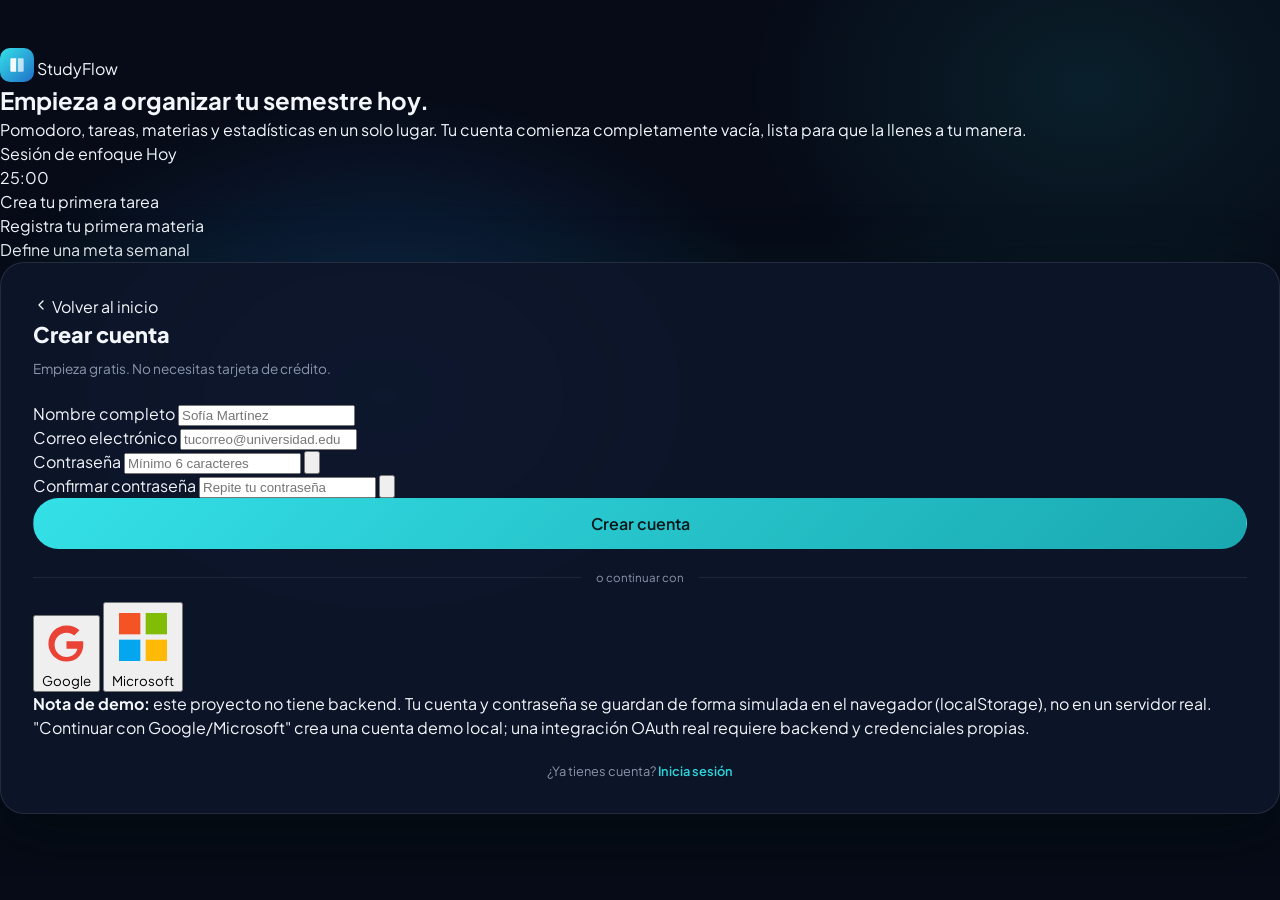
<file: html/registro.html>
<!DOCTYPE html>
<html lang="es">
<head>
  <meta charset="UTF-8">
  <meta name="viewport" content="width=device-width, initial-scale=1.0">
  <title>Crear cuenta — StudyFlow</title>
  <meta name="description" content="Crea tu cuenta gratuita en StudyFlow y empieza a organizar tu semestre.">
  <link rel="icon" href="../assets/icons/favicon.svg" type="image/svg+xml">
  <link rel="preconnect" href="https://fonts.googleapis.com">
  <link rel="preconnect" href="https://fonts.gstatic.com" crossorigin>
  <link href="https://fonts.googleapis.com/css2?family=Plus+Jakarta+Sans:wght@400;500;600;700;800&display=swap" rel="stylesheet">
  <link rel="stylesheet" href="../css/styles.css">
  <link rel="stylesheet" href="../css/auth.css">
</head>
<body>

  <a class="skip-link" href="#form-registro">Saltar al formulario</a>

  <main class="auth">
    <section class="auth__brand-panel" aria-hidden="true">
      <a href="inicio.html" class="auth__brand">
        <span class="navbar__logo">
          <svg width="20" height="20" viewBox="0 0 24 24" fill="none" xmlns="http://www.w3.org/2000/svg">
            <path d="M4 5.5C4 4.67 4.67 4 5.5 4H11V20H5.5C4.67 20 4 19.33 4 18.5V5.5Z" fill="white" fill-opacity="0.95"/>
            <path d="M20 5.5C20 4.67 19.33 4 18.5 4H13V20H18.5C19.33 20 20 19.33 20 18.5V5.5Z" fill="white" fill-opacity="0.7"/>
          </svg>
        </span>
        <span>StudyFlow</span>
      </a>
      <h2 class="auth__headline">Empieza a organizar tu semestre hoy.</h2>
      <p class="auth__subtext">Pomodoro, tareas, materias y estadísticas en un solo lugar. Tu cuenta comienza completamente vacía, lista para que la llenes a tu manera.</p>

      <div class="auth__preview">
        <div class="auth__preview-row">
          <span>Sesión de enfoque</span>
          <span>Hoy</span>
        </div>
        <div class="auth__preview-timer">25:00</div>
        <ul class="auth__preview-list">
          <li><span class="task-dot task-dot--pending"></span>Crea tu primera tarea</li>
          <li><span class="task-dot task-dot--pending"></span>Registra tu primera materia</li>
          <li><span class="task-dot task-dot--pending"></span>Define una meta semanal</li>
        </ul>
      </div>
    </section>

    <section class="auth__form-panel">
      <div class="auth-card">
        <a href="inicio.html" class="auth-card__eyebrow">
          <svg width="16" height="16" viewBox="0 0 24 24" fill="none"><path d="M15 6l-6 6 6 6" stroke="currentColor" stroke-width="2" stroke-linecap="round" stroke-linejoin="round"/></svg>
          Volver al inicio
        </a>

        <h1>Crear cuenta</h1>
        <p class="auth-card__subtitle">Empieza gratis. No necesitas tarjeta de crédito.</p>

        <p class="form-error" data-form-error hidden></p>

        <form id="form-registro" novalidate>
          <div class="form-field">
            <label for="reg-nombre">Nombre completo</label>
            <input type="text" id="reg-nombre" name="nombre" autocomplete="name" required placeholder="Sofía Martínez">
          </div>

          <div class="form-field">
            <label for="reg-correo">Correo electrónico</label>
            <input type="email" id="reg-correo" name="correo" autocomplete="email" required placeholder="tucorreo@universidad.edu">
          </div>

          <div class="form-field form-field--password">
            <label for="reg-contrasena">Contraseña</label>
            <input type="password" id="reg-contrasena" name="contrasena" autocomplete="new-password" minlength="6" required placeholder="Mínimo 6 caracteres">
            <button type="button" class="form-field__toggle" data-target="reg-contrasena" aria-label="Mostrar contraseña" aria-pressed="false">
              <svg viewBox="0 0 24 24"><path d="M2 12s3.5-7 10-7 10 7 10 7-3.5 7-10 7-10-7-10-7z" stroke="currentColor" stroke-width="1.6" stroke-linecap="round" stroke-linejoin="round"/><circle cx="12" cy="12" r="3" stroke="currentColor" stroke-width="1.6"/></svg>
            </button>
          </div>

          <div class="form-field form-field--password">
            <label for="reg-confirmar">Confirmar contraseña</label>
            <input type="password" id="reg-confirmar" name="confirmarContrasena" autocomplete="new-password" minlength="6" required placeholder="Repite tu contraseña">
            <button type="button" class="form-field__toggle" data-target="reg-confirmar" aria-label="Mostrar contraseña" aria-pressed="false">
              <svg viewBox="0 0 24 24"><path d="M2 12s3.5-7 10-7 10 7 10 7-3.5 7-10 7-10-7-10-7z" stroke="currentColor" stroke-width="1.6" stroke-linecap="round" stroke-linejoin="round"/><circle cx="12" cy="12" r="3" stroke="currentColor" stroke-width="1.6"/></svg>
            </button>
          </div>

          <button type="submit" class="btn btn--primary btn--large btn--block">Crear cuenta</button>
        </form>

        <div class="auth-divider">o continuar con</div>

        <div class="auth-providers">
          <button type="button" class="auth-provider-btn" data-provider="google">
            <svg viewBox="0 0 24 24"><path fill="#EA4335" d="M12 10.9v3.6h5.1c-.2 1.3-1.6 3.8-5.1 3.8-3.1 0-5.6-2.5-5.6-5.7s2.5-5.7 5.6-5.7c1.8 0 2.9.7 3.6 1.3l2.5-2.4C16.6 4.4 14.5 3.5 12 3.5 7.3 3.5 3.5 7.3 3.5 12S7.3 20.5 12 20.5c4.9 0 7.9-3.4 7.9-8.3 0-.6-.1-1-.1-1.3H12z"/></svg>
            Google
          </button>
          <button type="button" class="auth-provider-btn" data-provider="microsoft">
            <svg viewBox="0 0 24 24"><rect x="3" y="3" width="8" height="8" fill="#F35325"/><rect x="13" y="3" width="8" height="8" fill="#81BC06"/><rect x="3" y="13" width="8" height="8" fill="#05A6F0"/><rect x="13" y="13" width="8" height="8" fill="#FFBA08"/></svg>
            Microsoft
          </button>
        </div>

        <p class="auth-note">
          <strong>Nota de demo:</strong> este proyecto no tiene backend. Tu cuenta y contraseña se guardan de forma simulada en el navegador (localStorage), no en un servidor real. "Continuar con Google/Microsoft" crea una cuenta demo local; una integración OAuth real requiere backend y credenciales propias.
        </p>

        <p class="auth-card__footer">¿Ya tienes cuenta? <a href="iniciar-sesion.html">Inicia sesión</a></p>
      </div>
    </section>
  </main>

  <script src="../js/store.js"></script>
  <script src="../js/auth-pages.js"></script>
</body>
</html>
</file>
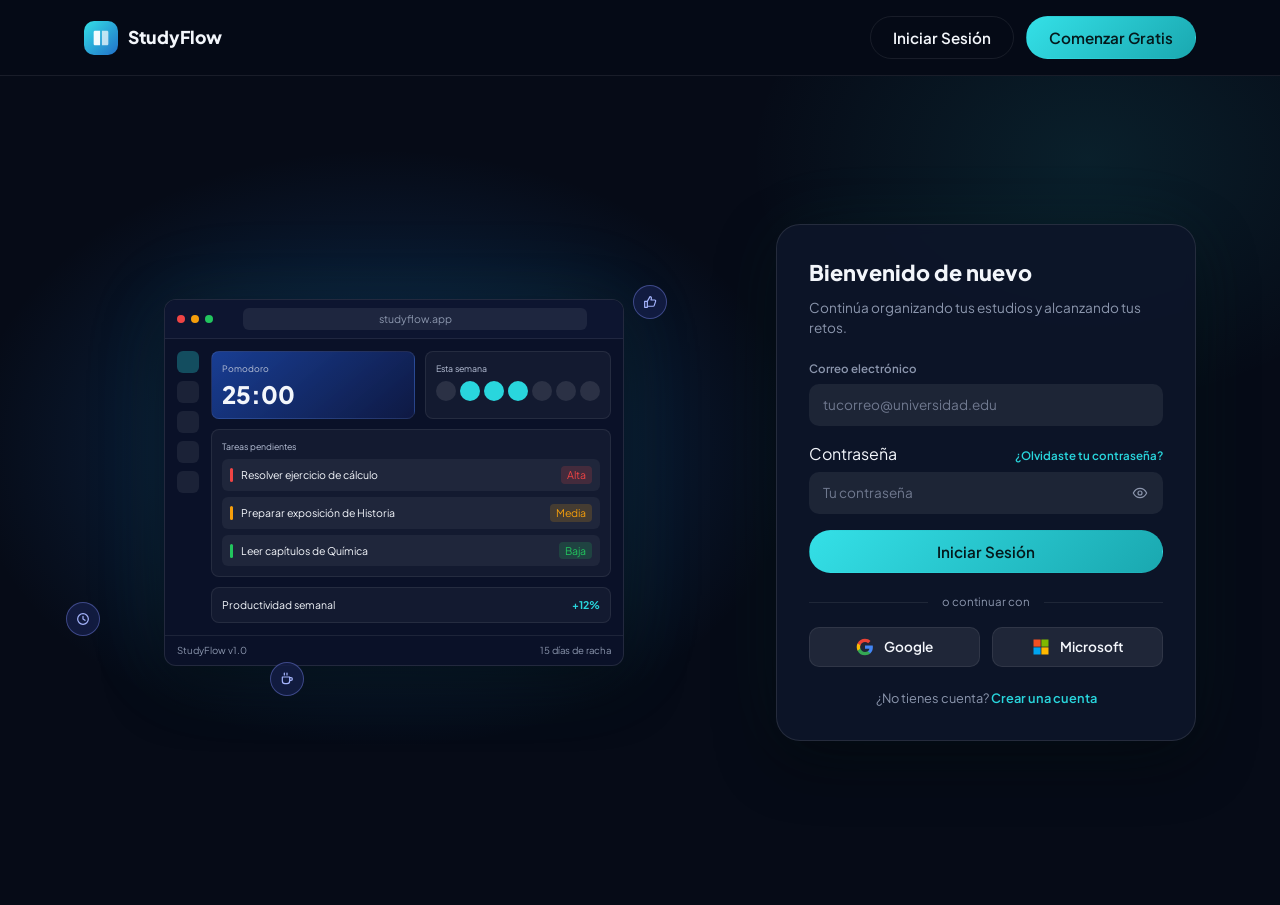
<file: html/tareas.html>
<!DOCTYPE html>
<html lang="es">
<head>
  <meta charset="UTF-8">
  <meta name="viewport" content="width=device-width, initial-scale=1.0">
  <title>Mis Tareas — StudyFlow</title>
  <meta name="description" content="Organiza y gestiona toda tu carga académica en StudyFlow.">
  <link rel="icon" href="../assets/icons/favicon.svg" type="image/svg+xml">
  <link rel="preconnect" href="https://fonts.googleapis.com">
  <link rel="preconnect" href="https://fonts.gstatic.com" crossorigin>
  <link href="https://fonts.googleapis.com/css2?family=Plus+Jakarta+Sans:wght@400;500;600;700;800&display=swap" rel="stylesheet">
  <link rel="stylesheet" href="../css/styles.css">
  <link rel="stylesheet" href="../css/components.css">
  <link rel="stylesheet" href="../css/app.css">
  <link rel="stylesheet" href="../css/tareas.css">
</head>
<body class="app" data-page="tareas">

  <a class="skip-link" href="#contenido">Saltar al contenido principal</a>

  <div class="app-shell">
    <div data-shell="sidebar"></div>

    <div class="app-main">
      <div data-shell="topbar"></div>

      <main class="app-content" id="contenido">
        <div class="page-header page-header--actions">
          <div>
            <h1>Mis Tareas</h1>
            <p>Organiza y gestiona toda tu carga académica</p>
          </div>
          <button type="button" class="btn btn--primary btn--sm" id="newTaskBtn">+ Nueva tarea</button>
        </div>

        <ul class="stats stats--compact" id="taskStats" aria-label="Resumen de tareas"></ul>

        <div class="tasks-layout">
          <div class="tasks-main">
            <div class="toolbar">
              <form class="searchbar" role="search" id="taskSearchForm">
                <label class="visually-hidden" for="taskSearch">Buscar por nombre o materia</label>
                <span class="searchbar__icon" id="searchIcon"></span>
                <input type="search" id="taskSearch" placeholder="Buscar por nombre o materia..." autocomplete="off">
              </form>
              <button type="button" class="btn btn--outline btn--sm" id="filtersBtn" aria-expanded="false" aria-controls="filtersPanel"><span id="filterIcon"></span>Filtros</button>
            </div>

            <div class="filters" id="filtersPanel" hidden>
              <div class="field">
                <label for="filterSubject">Materia</label>
                <select id="filterSubject"></select>
              </div>
              <div class="field">
                <label for="filterPriority">Prioridad</label>
                <select id="filterPriority">
                  <option value="">Todas</option>
                  <option value="high">Alta</option>
                  <option value="medium">Media</option>
                  <option value="low">Baja</option>
                </select>
              </div>
              <div class="field">
                <label for="filterSort">Ordenar por</label>
                <select id="filterSort">
                  <option value="due">Fecha límite</option>
                  <option value="priority">Prioridad</option>
                  <option value="newest">Más recientes</option>
                </select>
              </div>
              <button type="button" class="btn btn--ghost btn--sm" id="clearFilters">Limpiar</button>
            </div>

            <div class="tabs" role="tablist" aria-label="Estado de las tareas">
              <button type="button" role="tab" id="tabPending" aria-selected="true" aria-controls="taskCards">Pendientes <span class="tabs__count" id="countPending">0</span></button>
              <button type="button" role="tab" id="tabDone" aria-selected="false" aria-controls="taskCards" tabindex="-1">Completadas <span class="tabs__count" id="countDone">0</span></button>
            </div>

            <ul class="task-cards" id="taskCards" role="tabpanel" aria-live="polite"></ul>
          </div>

          <aside class="tasks-side" aria-label="Resumen lateral">
            <section class="side-card" aria-labelledby="upcomingTitle">
              <h2 class="side-card__title" id="upcomingTitle">Próximas entregas</h2>
              <ul class="upcoming" id="upcomingList"></ul>
            </section>
            <section class="side-card" aria-labelledby="bySubjectTitle">
              <h2 class="side-card__title" id="bySubjectTitle">Por materia</h2>
              <ul class="by-subject" id="bySubjectList"></ul>
            </section>
            <section class="side-card" aria-labelledby="remindersTitle">
              <h2 class="side-card__title" id="remindersTitle">Recordatorios</h2>
              <ul class="reminders" id="remindersList"></ul>
            </section>
          </aside>
        </div>
      </main>
    </div>
  </div>

  <dialog class="modal" id="taskModal" aria-labelledby="taskModalTitle">
    <form class="modal__form" id="taskForm" novalidate>
      <header class="modal__header">
        <h2 id="taskModalTitle">Nueva tarea</h2>
        <button type="button" class="modal__close" data-close aria-label="Cerrar" id="taskModalClose"></button>
      </header>

      <div class="field">
        <label for="taskTitle">Nombre *</label>
        <input type="text" id="taskTitle" name="title" placeholder="ej. Tarea de Cálculo, capítulo 4" maxlength="120" required>
      </div>

      <div class="field-row">
        <div class="field">
          <label for="taskSubject">Materia</label>
          <select id="taskSubject" name="subjectId"></select>
        </div>
        <fieldset class="field">
          <legend>Prioridad</legend>
          <div class="segmented">
            <label class="segmented--low"><input type="radio" name="priority" value="low"><span>Baja</span></label>
            <label class="segmented--medium"><input type="radio" name="priority" value="medium" checked><span>Media</span></label>
            <label class="segmented--high"><input type="radio" name="priority" value="high"><span>Alta</span></label>
          </div>
        </fieldset>
      </div>

      <div class="field-row">
        <div class="field">
          <label for="taskDate">Fecha límite</label>
          <input type="date" id="taskDate" name="dueDate">
        </div>
        <div class="field">
          <label for="taskTime">Hora (opcional)</label>
          <input type="time" id="taskTime" name="dueTime">
        </div>
      </div>

      <div class="field">
        <label for="taskTags">Etiquetas (separadas por coma)</label>
        <input type="text" id="taskTags" name="tags" placeholder="ej. Parcial, Lab, Entrega">
      </div>

      <div class="field">
        <label for="taskNotes">Notas (opcional)</label>
        <textarea id="taskNotes" name="notes" rows="3" placeholder="Instrucciones, referencias..."></textarea>
      </div>

      <p class="form-error" role="alert" hidden></p>

      <footer class="modal__footer">
        <button type="button" class="btn btn--ghost btn--sm" data-close>Cancelar</button>
        <button type="submit" class="btn btn--primary btn--sm" id="taskSubmit">Crear tarea</button>
      </footer>
    </form>
  </dialog>

  <script src="../js/icons.js"></script>
  <script src="../js/store.js"></script>
  <script src="../js/ui.js"></script>
  <script src="../js/app.js"></script>
  <script src="../js/tareas.js"></script>
</body>
</html>
</file>
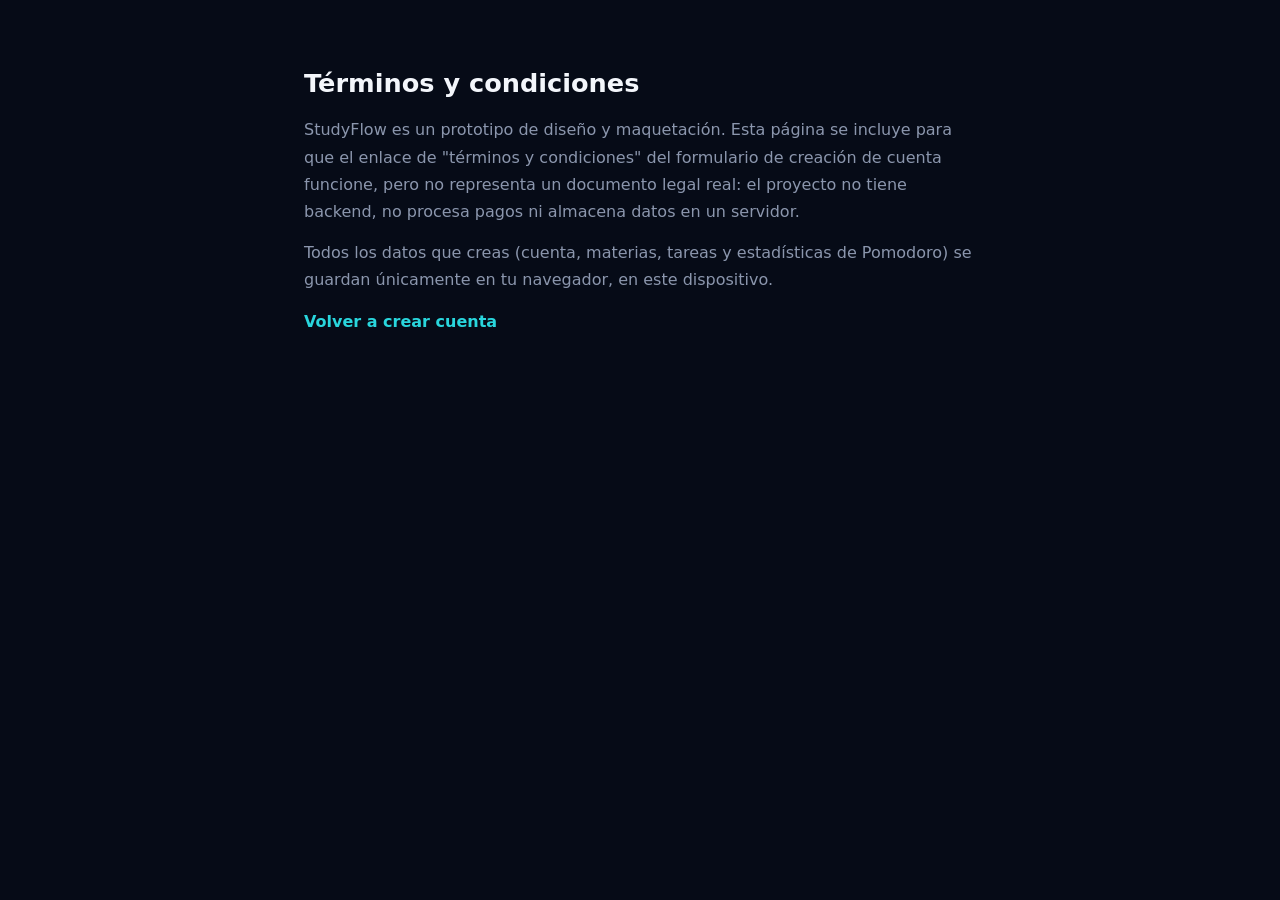
<file: html/terminos.html>
<!DOCTYPE html>
<html lang="es">
<head>
  <meta charset="UTF-8">
  <meta name="viewport" content="width=device-width, initial-scale=1.0">
  <title>Términos y condiciones — StudyFlow</title>
  <meta name="description" content="Términos y condiciones de uso de StudyFlow (prototipo de diseño).">
  <link rel="icon" href="../assets/icons/favicon.svg" type="image/svg+xml">
  <link rel="stylesheet" href="../css/styles.css">
  <style>
    .legal { max-width: 720px; margin: 0 auto; padding: 64px 24px 80px; }
    .legal h1 { font-size: 1.6rem; font-weight: 800; margin-bottom: 6px; }
    .legal p { color: var(--color-text-secondary); margin-top: 14px; line-height: 1.7; }
    .legal a { color: var(--color-primary); font-weight: 600; }
  </style>
</head>
<body>
  <main class="legal">
    <h1>Términos y condiciones</h1>
    <p>StudyFlow es un prototipo de diseño y maquetación. Esta página se incluye para que el enlace de
    "términos y condiciones" del formulario de creación de cuenta funcione, pero no representa un
    documento legal real: el proyecto no tiene backend, no procesa pagos ni almacena datos en un servidor.</p>
    <p>Todos los datos que creas (cuenta, materias, tareas y estadísticas de Pomodoro) se guardan
    únicamente en tu navegador, en este dispositivo.</p>
    <p><a href="crear-cuenta.html">Volver a crear cuenta</a></p>
  </main>
</body>
</html>
</file>
<file: css/styles.css>
/* =========================================================
   StudyFlow — Estilos generales (compartidos por todas las páginas)
   Variables, reset, accesibilidad, botones, navbar y footer.
   Estilos específicos: inicio.css, app.css, dashboard.css, calendario.css
   ========================================================= */

/* ---------- Variables ---------- */
:root {
  --color-background: #060b17;
  --color-background-alt: #0a1226;
  --color-surface: #101a30;
  --color-surface-alt: #131f38;
  --color-border: rgba(255, 255, 255, 0.08);

  --color-primary: #29d6dd;
  --color-primary-dark: #1aa8b0;
  --color-primary-soft: rgba(41, 214, 221, 0.14);

  --color-text: #f3f6fb;
  --color-text-secondary: #8b96ad;

  --color-feature-pomodoro: #ff8a65;
  --color-feature-materias: #e06b9d;
  --color-feature-tareas: #6fd68f;
  --color-feature-estadisticas: #6fa8ff;
  --color-feature-logros: #ffcf5c;
  --color-feature-metas: #29d6dd;

  --font-body: "Plus Jakarta Sans", "Segoe UI", system-ui, -apple-system, sans-serif;

  --radius-sm: 10px;
  --radius-md: 16px;
  --radius-lg: 24px;

  --shadow-soft: 0 20px 60px rgba(0, 0, 0, 0.45);
  --container-width: 1160px;

  --transition-fast: 160ms ease;
}

/* ---------- Reset ---------- */
*,
*::before,
*::after {
  box-sizing: border-box;
}

html {
  scroll-behavior: smooth;
}

body {
  margin: 0;
  background-color: var(--color-background);
  color: var(--color-text);
  font-family: var(--font-body);
  line-height: 1.5;
  -webkit-font-smoothing: antialiased;
}

img {
  max-width: 100%;
  display: block;
}

ul {
  list-style: none;
  margin: 0;
  padding: 0;
}

a {
  color: inherit;
  text-decoration: none;
}

h1, h2, h3, h4, p {
  margin: 0;
}

button {
  font-family: inherit;
  cursor: pointer;
}

.container {
  width: 100%;
  max-width: var(--container-width);
  margin-inline: auto;
  padding-inline: 24px;
}

/* ---------- Accessibility helpers ---------- */
.skip-link {
  position: absolute;
  left: -999px;
  top: auto;
  background: var(--color-primary);
  color: #05161a;
  padding: 12px 18px;
  border-radius: 0 0 8px 0;
  font-weight: 600;
  z-index: 1000;
}

.skip-link:focus {
  left: 0;
  top: 0;
}

:focus-visible {
  outline: 2px solid var(--color-primary);
  outline-offset: 3px;
  border-radius: 4px;
}

@media (prefers-reduced-motion: reduce) {
  html {
    scroll-behavior: auto;
  }
  * {
    animation-duration: 0.001ms !important;
    transition-duration: 0.001ms !important;
  }
}

/* ---------- Buttons ---------- */
.btn {
  display: inline-flex;
  align-items: center;
  justify-content: center;
  gap: 8px;
  border-radius: 999px;
  border: 1px solid transparent;
  padding: 11px 22px;
  font-size: 0.95rem;
  font-weight: 600;
  line-height: normal;
  transition: transform var(--transition-fast), background-color var(--transition-fast), border-color var(--transition-fast);
  white-space: nowrap;
}

.btn:hover {
  transform: translateY(-1px);
}

.btn--primary {
  background: linear-gradient(135deg, #34e0e7, var(--color-primary-dark));
  color: #04191c;
}

.btn--primary:hover {
  background: linear-gradient(135deg, #4be7ed, #21b8c1);
}

.btn--ghost {
  background: transparent;
  color: var(--color-text);
  border-color: var(--color-border);
}

.btn--ghost:hover {
  background: rgba(255, 255, 255, 0.06);
}

.btn--outline {
  background: rgba(255, 255, 255, 0.03);
  color: var(--color-text);
  border-color: var(--color-border);
}

.btn--outline:hover {
  background: rgba(255, 255, 255, 0.08);
}

.btn--large {
  padding: 14px 28px;
  font-size: 1rem;
}

.btn--block {
  width: 100%;
}

/* ---------- Header / Navbar ---------- */
.site-header {
  position: sticky;
  top: 0;
  z-index: 100;
  background: rgba(6, 11, 23, 0.85);
  backdrop-filter: blur(10px);
  border-bottom: 1px solid var(--color-border);
}

.navbar {
  display: flex;
  align-items: center;
  justify-content: space-between;
  gap: 24px;
  padding-block: 16px;
}

.navbar__brand {
  display: flex;
  align-items: center;
  gap: 10px;
  font-weight: 800;
  font-size: 1.1rem;
}

.navbar__logo {
  display: inline-flex;
  align-items: center;
  justify-content: center;
  width: 34px;
  height: 34px;
  border-radius: 10px;
  background: linear-gradient(135deg, #34e0e7, #2170c9);
  flex-shrink: 0;
}

.navbar__links {
  display: flex;
  gap: 28px;
}

.navbar__links a {
  color: var(--color-text-secondary);
  font-size: 0.95rem;
  font-weight: 500;
  transition: color var(--transition-fast);
}

.navbar__links a:hover {
  color: var(--color-text);
}

.navbar__actions {
  display: flex;
  align-items: center;
  gap: 12px;
}

.navbar__toggle {
  display: none;
  flex-direction: column;
  justify-content: center;
  gap: 5px;
  width: 40px;
  height: 40px;
  background: transparent;
  border: 1px solid var(--color-border);
  border-radius: 8px;
}

.navbar__toggle span {
  display: block;
  height: 2px;
  width: 18px;
  margin-inline: auto;
  background: var(--color-text);
  transition: transform var(--transition-fast), opacity var(--transition-fast);
}

.navbar__toggle[aria-expanded="true"] span:nth-child(1) {
  transform: translateY(7px) rotate(45deg);
}
.navbar__toggle[aria-expanded="true"] span:nth-child(2) {
  opacity: 0;
}
.navbar__toggle[aria-expanded="true"] span:nth-child(3) {
  transform: translateY(-7px) rotate(-45deg);
}

.mobile-menu {
  display: none;
  flex-direction: column;
  gap: 18px;
  padding: 20px 24px 28px;
  border-top: 1px solid var(--color-border);
  background: var(--color-background-alt);
}

.mobile-menu__links {
  display: flex;
  flex-direction: column;
  gap: 14px;
}

.mobile-menu__links a {
  color: var(--color-text);
  font-weight: 500;
}

.mobile-menu__actions {
  display: flex;
  flex-direction: column;
  gap: 10px;
}

.mobile-menu.is-open {
  display: flex;
}

/* ---------- Footer ---------- */
.site-footer {
  background: var(--color-background-alt);
  border-top: 1px solid var(--color-border);
  padding-top: 64px;
}

.footer__grid {
  display: grid;
  grid-template-columns: 1.6fr repeat(3, 1fr);
  gap: 40px;
  padding-bottom: 48px;
}

.footer__brand p {
  margin-top: 14px;
  color: var(--color-text-secondary);
  font-size: 0.9rem;
  max-width: 32ch;
}

.footer__col h4 {
  font-size: 0.9rem;
  margin-bottom: 16px;
}

.footer__col ul {
  display: flex;
  flex-direction: column;
  gap: 10px;
}

.footer__col a {
  color: var(--color-text-secondary);
  font-size: 0.9rem;
  transition: color var(--transition-fast);
}

.footer__col a:hover {
  color: var(--color-text);
}

.footer__bottom {
  border-top: 1px solid var(--color-border);
  padding-block: 22px;
  text-align: center;
  color: var(--color-text-secondary);
  font-size: 0.85rem;
}

/* ---------- Responsive (navbar, footer, contenedor) ---------- */

@media (max-width: 1024px) {
  .footer__grid {
    grid-template-columns: 1fr 1fr;
  }
}

@media (max-width: 768px) {
  .navbar__links,
  .navbar__actions {
    display: none;
  }

  .navbar__toggle {
    display: flex;
  }

  .mobile-menu.is-open {
    display: flex;
  }
}

@media (max-width: 640px) {
  .footer__grid {
    grid-template-columns: 1fr;
  }
}

@media (max-width: 480px) {
  .container {
    padding-inline: 18px;
  }
}
</file>
<file: css/components.css>
/* =========================================================
   StudyFlow — Componentes compartidos
   Botones extra, avisos, formularios, modal, pestañas, chips.
   Se usa en páginas internas y de autenticación.
   ========================================================= */

.btn--sm {
  padding: 9px 18px;
  font-size: 0.82rem;
}

.btn--danger {
  background: rgba(239, 68, 68, 0.16);
  color: #f87171;
  border-color: rgba(239, 68, 68, 0.4);
}

.btn--danger:hover {
  background: rgba(239, 68, 68, 0.28);
}

.btn[disabled],
.btn[aria-disabled="true"] {
  opacity: 0.55;
  cursor: not-allowed;
  transform: none;
}

/* ---------- Avisos ---------- */
.toast-region {
  position: fixed;
  right: 20px;
  bottom: 20px;
  z-index: 500;
  display: flex;
  flex-direction: column;
  gap: 8px;
  max-width: calc(100vw - 40px);
}

.toast {
  padding: 12px 18px;
  border-radius: 12px;
  border: 1px solid rgba(41, 214, 221, 0.4);
  background: #0c2530;
  color: var(--color-text);
  font-size: 0.85rem;
  font-weight: 600;
  box-shadow: var(--shadow-soft);
  transition: opacity 300ms ease, transform 300ms ease;
}

.toast--error {
  border-color: rgba(239, 68, 68, 0.5);
  background: #2a1219;
}

.toast.is-leaving {
  opacity: 0;
  transform: translateY(8px);
}

/* ---------- Formularios ---------- */
.field {
  display: flex;
  flex-direction: column;
  gap: 6px;
  min-width: 0;
  margin: 0;
  padding: 0;
  border: 0;
}

.field > label,
.field > legend {
  padding: 0;
  font-size: 0.72rem;
  font-weight: 600;
  color: var(--color-text-secondary);
}

.field input,
.field select,
.field textarea {
  width: 100%;
  padding: 11px 14px;
  border-radius: 10px;
  border: 1px solid var(--app-border);
  background: rgba(255, 255, 255, 0.07);
  color: var(--color-text);
  font: inherit;
  font-size: 0.85rem;
}

.field textarea {
  resize: vertical;
  min-height: 84px;
}

.field input::placeholder,
.field textarea::placeholder {
  color: rgba(139, 150, 173, 0.75);
}

.field select option {
  background: var(--app-card-alt);
  color: var(--color-text);
}

.field input[readonly] {
  opacity: 0.7;
  cursor: not-allowed;
}

.field input[aria-invalid="true"],
.field select[aria-invalid="true"] {
  border-color: rgba(239, 68, 68, 0.7);
}

.field__error {
  font-size: 0.72rem;
  color: #f87171;
}

.form-error {
  padding: 10px 14px;
  border-radius: 10px;
  border: 1px solid rgba(239, 68, 68, 0.4);
  background: rgba(239, 68, 68, 0.1);
  color: #fca5a5;
  font-size: 0.8rem;
}

.form-error[hidden] {
  display: none;
}

.form-success {
  padding: 10px 14px;
  border-radius: 10px;
  border: 1px solid rgba(41, 214, 221, 0.4);
  background: rgba(41, 214, 221, 0.1);
  color: var(--color-primary);
  font-size: 0.8rem;
}

.field-row {
  display: grid;
  grid-template-columns: repeat(2, minmax(0, 1fr));
  gap: 14px;
}

.input-wrap {
  position: relative;
}

.input-wrap input {
  padding-right: 42px;
}

.input-wrap__toggle {
  position: absolute;
  top: 50%;
  right: 8px;
  display: grid;
  place-items: center;
  width: 30px;
  height: 30px;
  transform: translateY(-50%);
  border: 0;
  border-radius: 8px;
  background: transparent;
  color: var(--color-text-secondary);
}

.input-wrap__toggle:hover {
  color: var(--color-text);
}

.input-wrap__toggle svg {
  width: 16px;
  height: 16px;
}

/* Opciones en píldora (radio) */
.segmented {
  display: flex;
  gap: 8px;
}

.segmented label {
  position: relative;
  flex: 1;
}

.segmented input {
  position: absolute;
  opacity: 0;
  inset: 0;
  width: 100%;
  height: 100%;
  margin: 0;
  cursor: pointer;
}

.segmented span {
  display: block;
  padding: 10px 8px;
  border-radius: 10px;
  border: 1px solid var(--app-border);
  background: rgba(255, 255, 255, 0.05);
  color: var(--color-text-secondary);
  font-size: 0.8rem;
  font-weight: 600;
  text-align: center;
  transition: background-color var(--transition-fast), color var(--transition-fast);
}

.segmented input:checked + span {
  color: var(--tone, var(--color-primary));
  border-color: var(--tone, var(--color-primary));
  background: rgba(var(--tone-rgb, 41, 214, 221), 0.14);
}

.segmented input:focus-visible + span {
  outline: 2px solid var(--color-primary);
  outline-offset: 2px;
}

.segmented--high { --tone: #f87171; --tone-rgb: 239, 68, 68; }
.segmented--medium { --tone: #fbbf24; --tone-rgb: 245, 158, 11; }
.segmented--low { --tone: #4ade80; --tone-rgb: 34, 197, 94; }

/* ---------- Modal ---------- */
.modal {
  width: min(480px, calc(100vw - 32px));
  max-height: calc(100vh - 32px);
  padding: 0;
  border: 1px solid var(--app-border);
  border-radius: var(--radius-lg);
  background: var(--app-card-alt);
  color: var(--color-text);
  box-shadow: var(--shadow-soft);
  overflow: auto;
}

.modal::backdrop {
  background: rgba(2, 5, 14, 0.72);
  backdrop-filter: blur(3px);
}

.modal--small {
  width: min(400px, calc(100vw - 32px));
}

.modal__form {
  display: flex;
  flex-direction: column;
  gap: 16px;
  padding: 24px;
}

.modal__header {
  display: flex;
  align-items: center;
  justify-content: space-between;
  gap: 12px;
}

.modal__header h2 {
  font-size: 1.05rem;
  font-weight: 800;
}

.modal__close {
  display: grid;
  place-items: center;
  width: 30px;
  height: 30px;
  border: 0;
  border-radius: 50%;
  background: rgba(255, 255, 255, 0.07);
  color: var(--color-text-secondary);
}

.modal__close:hover {
  color: var(--color-text);
}

.modal__close svg {
  width: 14px;
  height: 14px;
}

.modal__text {
  font-size: 0.88rem;
  color: var(--color-text-secondary);
}

.modal__footer {
  display: flex;
  justify-content: flex-end;
  gap: 10px;
  margin-top: 4px;
}

/* ---------- Encabezado de página, pestañas, estados vacíos ---------- */
.page-header--actions {
  display: flex;
  align-items: flex-start;
  justify-content: space-between;
  gap: 16px;
}

.page-header h1 {
  font-size: 1.5rem;
  font-weight: 800;
}

.page-header p {
  margin-top: 6px;
  font-size: 0.85rem;
  color: var(--color-text-secondary);
}

.tabs {
  display: flex;
  justify-content: center;
  gap: 4px;
  width: fit-content;
  margin: 0 auto;
  padding: 4px;
  border-radius: 12px;
  border: 1px solid var(--app-border);
  background: var(--app-card);
}

.tabs button {
  display: inline-flex;
  align-items: center;
  gap: 8px;
  padding: 8px 18px;
  border: 0;
  border-radius: 9px;
  background: transparent;
  color: var(--color-text-secondary);
  font-size: 0.8rem;
  font-weight: 600;
}

.tabs button[aria-selected="true"] {
  background: rgba(41, 214, 221, 0.14);
  color: var(--color-primary);
}

.tabs__count {
  min-width: 18px;
  padding: 1px 6px;
  border-radius: 999px;
  background: rgba(255, 255, 255, 0.08);
  font-size: 0.68rem;
  text-align: center;
}

.empty-state {
  display: flex;
  flex-direction: column;
  align-items: center;
  gap: 8px;
  padding: 44px 20px;
  border-radius: var(--radius-md);
  border: 1px dashed rgba(255, 255, 255, 0.14);
  text-align: center;
}

.empty-state__icon {
  display: grid;
  place-items: center;
  width: 44px;
  height: 44px;
  margin-bottom: 6px;
  border-radius: 12px;
  background: rgba(255, 255, 255, 0.05);
  color: var(--color-text-secondary);
}

.empty-state__icon svg {
  width: 20px;
  height: 20px;
  fill: none;
  stroke: currentColor;
  stroke-width: 1.8;
  stroke-linecap: round;
  stroke-linejoin: round;
}

.empty-state h2,
.empty-state h3 {
  font-size: 0.95rem;
  font-weight: 700;
}

.empty-state p {
  max-width: 34ch;
  font-size: 0.82rem;
  color: var(--color-text-secondary);
}

.empty-state .btn {
  margin-top: 8px;
}

/* ---------- Chips y etiquetas ---------- */
.chip {
  display: inline-flex;
  align-items: center;
  gap: 6px;
  padding: 3px 10px;
  border-radius: 6px;
  background: rgba(var(--c-rgb, 41, 214, 221), 0.14);
  color: rgb(var(--c-rgb, 41, 214, 221));
  font-size: 0.68rem;
  font-weight: 600;
}

.chip::before {
  content: "";
  width: 6px;
  height: 6px;
  border-radius: 50%;
  background: currentColor;
}

.tag {
  padding: 2px 9px;
  border-radius: 6px;
  border: 1px solid rgba(129, 140, 248, 0.25);
  background: rgba(129, 140, 248, 0.1);
  color: #a5b4fc;
  font-size: 0.66rem;
  font-weight: 600;
}

.bar--subject {
  --bar-fill: rgb(var(--c-rgb, 41, 214, 221));
}

@media (max-width: 640px) {
  .field-row {
    grid-template-columns: 1fr;
  }

  .page-header--actions {
    flex-direction: column;
  }

  .toast-region {
    right: 12px;
    left: 12px;
    bottom: 12px;
  }
}

.field__hint {
  font-size: 0.7rem;
  color: var(--color-text-secondary);
}

.field__hint:empty {
  display: none;
}

.field__hint a {
  color: var(--color-primary);
  font-weight: 600;
}

.task-cards li.empty-state-wrap {
  list-style: none;
}

/* ---------- Tarjetas de estadísticas (dashboard y tareas) ---------- */
.stats {
  display: grid;
  grid-template-columns: repeat(4, minmax(0, 1fr));
  gap: 16px;
  margin-top: 24px;
}

.stat-card {
  padding: 18px;
  border-radius: 14px;
  background: var(--app-card);
  border: 1px solid var(--app-border);
}

.stat-card__icon {
  display: grid;
  place-items: center;
  width: 30px;
  height: 30px;
  margin-bottom: 14px;
  border-radius: 8px;
  background: var(--stat-bg, rgba(41, 214, 221, 0.14));
  color: var(--stat-color, var(--color-primary));
}

.stat-card__icon svg {
  width: 15px;
  height: 15px;
  fill: none;
  stroke: currentColor;
  stroke-width: 1.8;
  stroke-linecap: round;
  stroke-linejoin: round;
}

.stat-card__value {
  font-size: 1.5rem;
  font-weight: 800;
  line-height: 1.2;
}

.stat-card__label {
  margin-top: 2px;
  font-size: 0.82rem;
  color: var(--color-text-secondary);
}

@media (max-width: 768px) {
  .stats {
    grid-template-columns: repeat(2, minmax(0, 1fr));
  }
}
</file>
<file: css/app.css>
/* =========================================================
   StudyFlow — Estructura de la aplicación (páginas internas)
   Sidebar, barra superior y componentes compartidos.
   Requiere css/styles.css cargado antes.
   ========================================================= */

:root {
  --app-bg: #040918;
  --app-sidebar-bg: #070d21;
  --app-card: #0e1529;
  --app-card-alt: #111a30;
  --app-border: rgba(255, 255, 255, 0.07);

  --color-danger: #ef4444;
  --color-warning: #f59e0b;
  --color-success: #22c55e;
  --color-info: #3b82f6;

  --subject-calculo: #ef4444;
  --subject-fisica: #3b82f6;
  --subject-historia: #f59e0b;
  --subject-literatura: #a855f7;
  --subject-quimica: #22c55e;
  --subject-programacion: #38bdf8;

  --sidebar-width: 176px;
  --topbar-height: 64px;
}

.app {
  background: var(--app-bg);
}

.visually-hidden {
  position: absolute;
  width: 1px;
  height: 1px;
  margin: -1px;
  padding: 0;
  overflow: hidden;
  clip: rect(0, 0, 0, 0);
  white-space: nowrap;
  border: 0;
}

/* ---------- Layout general ---------- */
.app-shell {
  display: grid;
  grid-template-columns: var(--sidebar-width) minmax(0, 1fr);
  min-height: 100vh;
}

.app-main {
  min-width: 0;
}

.app-content {
  padding: 32px 40px 56px;
}

/* ---------- Sidebar ---------- */
.sidebar {
  position: sticky;
  top: 0;
  height: 100vh;
  display: flex;
  flex-direction: column;
  gap: 22px;
  padding: 18px 12px;
  background: var(--app-sidebar-bg);
  border-right: 1px solid var(--app-border);
}

.sidebar__brand {
  display: flex;
  align-items: center;
  gap: 10px;
  padding: 0 6px;
  font-weight: 800;
  font-size: 1rem;
}

.sidebar__brand img {
  width: 30px;
  height: 30px;
}

.sidebar__nav {
  display: flex;
  flex-direction: column;
  gap: 4px;
}

.sidebar__link {
  display: flex;
  align-items: center;
  gap: 10px;
  padding: 9px 10px;
  border-radius: 8px;
  color: var(--color-text-secondary);
  font-size: 0.82rem;
  font-weight: 500;
  transition: background-color var(--transition-fast), color var(--transition-fast);
}

.sidebar__link svg {
  width: 16px;
  height: 16px;
  flex-shrink: 0;
  fill: none;
  stroke: currentColor;
  stroke-width: 1.8;
  stroke-linecap: round;
  stroke-linejoin: round;
}

.sidebar__link:hover {
  background: rgba(255, 255, 255, 0.05);
  color: var(--color-text);
}

.sidebar__link[aria-current="page"] {
  background: rgba(41, 214, 221, 0.12);
  color: var(--color-primary);
}

.sidebar__badge[hidden] {
  display: none;
}

.sidebar__badge {
  display: inline-flex;
  align-items: center;
  justify-content: center;
  min-width: 18px;
  height: 18px;
  margin-left: auto;
  padding: 0 5px;
  border-radius: 999px;
  background: var(--color-danger);
  color: #fff;
  font-size: 0.65rem;
  font-weight: 700;
}

.sidebar-backdrop {
  display: none;
}

/* ---------- Barra superior ---------- */
.topbar {
  position: sticky;
  top: 0;
  z-index: 50;
  display: flex;
  align-items: center;
  gap: 16px;
  height: var(--topbar-height);
  padding: 0 32px;
  background: rgba(4, 9, 24, 0.88);
  backdrop-filter: blur(10px);
  border-bottom: 1px solid var(--app-border);
}

.topbar__menu {
  display: none;
  place-items: center;
  width: 38px;
  height: 38px;
  border-radius: 10px;
  border: 1px solid var(--app-border);
  background: rgba(255, 255, 255, 0.04);
  color: var(--color-text);
}

.topbar__menu svg,
.icon-button svg,
.topbar__search svg {
  width: 16px;
  height: 16px;
  fill: none;
  stroke: currentColor;
  stroke-width: 1.8;
  stroke-linecap: round;
  stroke-linejoin: round;
}

.topbar__search-wrap {
  position: relative;
  flex: 0 1 300px;
}

.topbar__search {
  position: relative;
  color: var(--color-text-secondary);
}

.topbar__search svg {
  position: absolute;
  left: 14px;
  top: 50%;
  transform: translateY(-50%);
  pointer-events: none;
}

.topbar__search input {
  width: 100%;
  height: 38px;
  padding: 0 14px 0 38px;
  border-radius: 999px;
  border: 1px solid var(--app-border);
  background: rgba(255, 255, 255, 0.06);
  color: var(--color-text);
  font: inherit;
  font-size: 0.85rem;
}

.topbar__search input::placeholder {
  color: var(--color-text-secondary);
}

.topbar__actions {
  display: flex;
  align-items: center;
  gap: 10px;
  margin-left: auto;
}

.streak {
  display: inline-flex;
  align-items: center;
  gap: 6px;
  padding: 6px 12px;
  border-radius: 999px;
  border: 1px solid rgba(245, 158, 11, 0.35);
  background: rgba(245, 158, 11, 0.1);
  color: #fbbf24;
  font-size: 0.75rem;
  font-weight: 600;
  white-space: nowrap;
}

.streak svg {
  width: 13px;
  height: 13px;
  fill: none;
  stroke: currentColor;
  stroke-width: 1.8;
  stroke-linecap: round;
  stroke-linejoin: round;
}

.icon-button {
  display: grid;
  place-items: center;
  width: 34px;
  height: 34px;
  border-radius: 50%;
  border: 1px solid var(--app-border);
  background: rgba(255, 255, 255, 0.04);
  color: var(--color-text-secondary);
  transition: color var(--transition-fast), background-color var(--transition-fast);
}

.icon-button:hover {
  color: var(--color-text);
  background: rgba(255, 255, 255, 0.09);
}

.avatar {
  display: grid;
  place-items: center;
  width: 34px;
  height: 34px;
  border-radius: 50%;
  background: linear-gradient(135deg, #34e0e7, #2170c9);
  color: #04191c;
  font-size: 0.85rem;
  font-weight: 800;
  overflow: hidden;
}

.avatar img {
  width: 100%;
  height: 100%;
  object-fit: cover;
}

/* ---------- Componentes compartidos ---------- */
.card {
  background: var(--app-card);
  border: 1px solid var(--app-border);
  border-radius: var(--radius-md);
  padding: 24px;
}

.card--outlined {
  border-radius: var(--radius-lg);
  border-color: rgba(255, 255, 255, 0.18);
}

.bar {
  -webkit-appearance: none;
  appearance: none;
  display: block;
  width: 100%;
  height: 6px;
  border: 0;
  border-radius: 999px;
  background: rgba(255, 255, 255, 0.07);
  overflow: hidden;
  --bar-fill: linear-gradient(90deg, #29d6dd, #6f7cf6);
}

.bar::-webkit-progress-bar {
  background: rgba(255, 255, 255, 0.07);
  border-radius: 999px;
}

.bar::-webkit-progress-value {
  border-radius: 999px;
  background: var(--bar-fill);
}

.bar::-moz-progress-bar {
  border-radius: 999px;
  background: var(--bar-fill);
}

.bar--blue { --bar-fill: linear-gradient(90deg, #3b82f6, #1d4ed8); }
.bar--red { --bar-fill: linear-gradient(90deg, #ef4444, #991b1b); }
.bar--green { --bar-fill: linear-gradient(90deg, #22c55e, #166534); }

.badge {
  display: inline-block;
  padding: 3px 10px;
  border-radius: 6px;
  font-size: 0.66rem;
  font-weight: 600;
}

.badge--high { background: rgba(239, 68, 68, 0.16); color: #f87171; }
.badge--medium { background: rgba(245, 158, 11, 0.16); color: #fbbf24; }
.badge--low { background: rgba(34, 197, 94, 0.16); color: #4ade80; }


/* ---------- Responsive ---------- */
@media (max-width: 900px) {
  .app-shell {
    grid-template-columns: minmax(0, 1fr);
  }

  .sidebar {
    position: fixed;
    inset: 0 auto 0 0;
    z-index: 200;
    width: 240px;
    transform: translateX(-100%);
    visibility: hidden;
    transition: transform 220ms ease, visibility 220ms;
  }

  .sidebar.is-open {
    transform: none;
    visibility: visible;
  }

  .sidebar-backdrop {
    position: fixed;
    inset: 0;
    z-index: 150;
    background: rgba(2, 5, 14, 0.65);
  }

  .sidebar-backdrop.is-visible {
    display: block;
  }

  .topbar__menu {
    display: grid;
  }

  .topbar {
    padding: 0 20px;
  }
}

@media (max-width: 768px) {
  .app-content {
    padding: 24px 20px 40px;
  }
}

@media (max-width: 480px) {
  .topbar {
    gap: 10px;
    padding: 0 14px;
  }

  .topbar__search-wrap {
    flex: 1 1 auto;
    min-width: 0;
  }

  .topbar__actions {
    gap: 8px;
  }

  .topbar__actions .icon-button {
    display: none;
  }
}

/* ---------- Extras de la aplicación ---------- */
/* =========================================================
   Componentes de interfaz compartidos (formularios, modal, avisos…)
   ========================================================= */

.streak:hover {
  background: rgba(245, 158, 11, 0.16);
}

/* ---------- Sidebar: cerrar sesión ---------- */
.sidebar__logout {
  display: flex;
  align-items: center;
  gap: 10px;
  margin-top: auto;
  padding: 9px 10px;
  border: 0;
  border-radius: 8px;
  background: transparent;
  color: var(--color-text-secondary);
  font-size: 0.82rem;
  font-weight: 500;
  text-align: left;
}

.sidebar__logout svg {
  width: 16px;
  height: 16px;
  fill: none;
  stroke: currentColor;
  stroke-width: 1.8;
  stroke-linecap: round;
  stroke-linejoin: round;
}

.sidebar__logout:hover {
  background: rgba(239, 68, 68, 0.1);
  color: #f87171;
}

/* ---------- Menús desplegables ---------- */
.dropdown-wrap {
  position: relative;
}

.dropdown {
  position: absolute;
  top: calc(100% + 8px);
  z-index: 120;
  min-width: 260px;
  padding: 10px;
  border-radius: var(--radius-md);
  border: 1px solid var(--app-border);
  background: var(--app-card-alt);
  box-shadow: var(--shadow-soft);
}

.dropdown[hidden] {
  display: none;
}

.dropdown--search {
  left: 0;
  right: 0;
}

.dropdown--notif {
  right: 0;
  width: 300px;
}

.dropdown__title {
  padding: 6px 8px 10px;
  font-size: 0.8rem;
  font-weight: 700;
}

.dropdown__empty {
  padding: 10px 8px;
  font-size: 0.8rem;
  color: var(--color-text-secondary);
}

.dropdown__list {
  display: flex;
  flex-direction: column;
  gap: 2px;
}

.dropdown__list a {
  display: flex;
  align-items: center;
  gap: 10px;
  padding: 9px 8px;
  border-radius: 8px;
  font-size: 0.82rem;
}

.dropdown__list a:hover {
  background: rgba(255, 255, 255, 0.06);
}

.dropdown__list a small {
  margin-left: auto;
  color: var(--color-text-secondary);
  font-size: 0.68rem;
}

.dropdown__list svg {
  width: 15px;
  height: 15px;
  flex-shrink: 0;
  fill: none;
  stroke: currentColor;
  stroke-width: 1.8;
  stroke-linecap: round;
  stroke-linejoin: round;
}

.notif-item--danger svg { color: #f87171; }
.notif-item--info svg { color: #60a5fa; }

.icon-button {
  position: relative;
}

.icon-button__dot {
  position: absolute;
  top: 6px;
  right: 7px;
  width: 7px;
  height: 7px;
  border-radius: 50%;
  background: var(--color-danger);
  border: 1.5px solid var(--app-bg);
}
</file>
<file: css/calendar.css>
/* =========================================================
   StudyFlow — Componente calendario (dashboard y página Calendario)
   Requiere css/app.css cargado antes.
   ========================================================= */

.calendar {
  background: var(--app-card-alt);
  border: 1px solid var(--app-border);
  border-radius: var(--radius-md);
  padding: 22px 26px 24px;
}

.calendar__header {
  display: flex;
  align-items: center;
  justify-content: space-between;
  gap: 12px;
}

.calendar__title {
  font-size: 1.3rem;
  font-weight: 800;
}

.calendar__year {
  margin-left: 4px;
  font-size: 0.72rem;
  font-weight: 500;
  color: var(--color-text-secondary);
}

.calendar__nav {
  display: grid;
  place-items: center;
  width: 28px;
  height: 28px;
  border-radius: 8px;
  border: 1px solid var(--app-border);
  background: rgba(255, 255, 255, 0.05);
  color: var(--color-text-secondary);
  transition: color var(--transition-fast), background-color var(--transition-fast);
}

.calendar__nav:hover {
  color: var(--color-text);
  background: rgba(255, 255, 255, 0.1);
}

.calendar__nav svg {
  width: 14px;
  height: 14px;
  fill: none;
  stroke: currentColor;
  stroke-width: 2;
  stroke-linecap: round;
  stroke-linejoin: round;
}

.calendar__weekdays,
.calendar__grid {
  display: grid;
  grid-template-columns: repeat(7, minmax(0, 1fr));
}

.calendar__weekdays {
  margin: 18px 0 8px;
  text-align: center;
  font-size: 0.62rem;
  letter-spacing: 0.05em;
  color: var(--color-text-secondary);
}

.calendar__grid {
  row-gap: 6px;
}

.calendar__day {
  position: relative;
  display: grid;
  place-items: center;
  height: 34px;
  border: 0;
  border-radius: 8px;
  background: transparent;
  color: var(--color-text);
  font: inherit;
  font-size: 0.75rem;
  font-weight: 500;
  transition: background-color var(--transition-fast);
}

button.calendar__day {
  cursor: pointer;
}

button.calendar__day:hover {
  background: rgba(255, 255, 255, 0.07);
}

.calendar__day.is-outside {
  color: rgba(139, 150, 173, 0.5);
}

.calendar__day.is-selected {
  box-shadow: inset 0 0 0 1px rgba(41, 214, 221, 0.6);
}

.calendar__day.is-today {
  background: #1d6b70;
  color: #7ff5f9;
  font-weight: 700;
}

.calendar__dots {
  position: absolute;
  bottom: 3px;
  left: 50%;
  display: flex;
  gap: 2px;
  transform: translateX(-50%);
}

.calendar__dots .dot-subject {
  width: 4px;
  height: 4px;
}

.calendar__legend {
  display: flex;
  flex-wrap: wrap;
  gap: 6px 14px;
  margin-top: 22px;
  font-size: 0.64rem;
  color: var(--color-text-secondary);
}

.calendar__legend li {
  display: flex;
  align-items: center;
  gap: 5px;
}

@media (max-width: 480px) {
  .calendar {
    padding: 18px 14px 20px;
  }

  .calendar__day {
    height: 32px;
  }
}

.dot-subject {
  display: inline-block;
  width: 5px;
  height: 5px;
  border-radius: 50%;
  flex-shrink: 0;
  background: rgb(var(--c-rgb, 41, 214, 221));
}
</file>
<file: css/calendario.css>
/* =========================================================
   StudyFlow — Página Calendario
   Requiere css/styles.css, css/app.css y css/calendar.css.
   ========================================================= */

.page-header h1 {
  font-size: 1.5rem;
  font-weight: 800;
}

.page-header p {
  margin-top: 6px;
  font-size: 0.85rem;
  color: var(--color-text-secondary);
}

.calendar-layout {
  display: grid;
  grid-template-columns: minmax(0, 540px) 260px;
  justify-content: center;
  align-items: start;
  gap: 20px;
  margin-top: 28px;
}

.day-panel {
  padding: 20px;
  border-radius: var(--radius-md);
  background: var(--app-card-alt);
}

.day-panel__weekday {
  font-size: 0.65rem;
  letter-spacing: 0.05em;
  text-transform: uppercase;
  color: var(--color-text-secondary);
}

.day-panel__date {
  margin-top: 2px;
  font-size: 1.3rem;
  font-weight: 800;
}

.day-panel__year {
  font-size: 1rem;
  font-weight: 500;
  color: var(--color-text-secondary);
}

.day-panel__body {
  margin-top: 16px;
  padding-top: 24px;
  border-top: 1px solid var(--app-border);
}

.day-panel__empty {
  display: flex;
  flex-direction: column;
  align-items: center;
  gap: 6px;
  padding: 12px 0 20px;
  text-align: center;
}

.day-panel__body .btn {
  margin-top: 4px;
}

.day-panel__empty[hidden] {
  display: none;
}

.day-panel__empty-icon {
  display: grid;
  place-items: center;
  width: 40px;
  height: 40px;
  margin-bottom: 8px;
  border-radius: 10px;
  background: rgba(255, 255, 255, 0.05);
  color: var(--color-text-secondary);
}

.day-panel__empty-icon svg {
  width: 18px;
  height: 18px;
  fill: none;
  stroke: currentColor;
  stroke-width: 1.8;
  stroke-linecap: round;
  stroke-linejoin: round;
}

.day-panel__empty-title {
  font-size: 0.8rem;
  font-weight: 600;
}

.day-panel__empty-text {
  max-width: 20ch;
  font-size: 0.7rem;
  color: var(--color-text-secondary);
}

.day-panel__list {
  display: flex;
  flex-direction: column;
  gap: 10px;
}

.day-panel__item {
  display: flex;
  align-items: center;
  gap: 10px;
  padding: 10px 12px;
  border-radius: 10px;
  background: rgba(255, 255, 255, 0.04);
  font-size: 0.8rem;
  font-weight: 600;
}

.day-panel__item .dot-subject {
  width: 8px;
  height: 8px;
}

.day-panel__item-info {
  display: flex;
  flex-direction: column;
  min-width: 0;
  margin-right: auto;
}

.day-panel__item-title {
  font-size: 0.8rem;
  font-weight: 600;
}

.day-panel__item-sub {
  font-size: 0.68rem;
  font-weight: 400;
  color: var(--color-text-secondary);
}

.day-panel__item.is-done .day-panel__item-title {
  text-decoration: line-through;
  opacity: 0.6;
}

.day-panel__list:not(:empty) {
  margin-bottom: 16px;
}

.day-panel__empty {
  padding-bottom: 16px;
}

@media (max-width: 900px) {
  .calendar-layout {
    grid-template-columns: minmax(0, 540px);
  }
}
</file>
<file: css/auth.css>
/* =========================================================
   StudyFlow — Autenticación (iniciar sesión, crear cuenta, recuperar)
   Requiere css/styles.css y css/components.css.
   ========================================================= */

.auth-page .navbar__actions {
  display: flex;
}

.auth-page .navbar__toggle {
  display: none;
}

.auth {
  position: relative;
  min-height: calc(100vh - 71px);
  display: grid;
  align-items: center;
  padding-block: 48px 64px;
  overflow: hidden;
  background:
    radial-gradient(640px 460px at 30% 45%, rgba(33, 112, 201, 0.32), transparent 65%),
    radial-gradient(520px 380px at 85% 10%, rgba(41, 214, 221, 0.1), transparent 65%),
    var(--color-background);
}

.auth__grid {
  display: grid;
  grid-template-columns: minmax(0, 1fr) 420px;
  gap: 72px;
  align-items: center;
}

.auth__grid--single {
  grid-template-columns: minmax(0, 440px);
  justify-content: center;
}

/* ---------- Tarjeta ---------- */
.auth-card {
  padding: 32px;
  border-radius: var(--radius-lg);
  border: 1px solid rgba(255, 255, 255, 0.1);
  background: rgba(14, 22, 42, 0.9);
  box-shadow: var(--shadow-soft), 0 0 80px rgba(41, 214, 221, 0.06);
  backdrop-filter: blur(6px);
}

.auth-card h1 {
  font-size: 1.35rem;
  font-weight: 800;
}

.auth-card__subtitle {
  margin: 8px 0 22px;
  font-size: 0.85rem;
  color: var(--color-text-secondary);
}

.auth-form {
  display: flex;
  flex-direction: column;
  gap: 16px;
}

.field__label-row {
  display: flex;
  align-items: baseline;
  justify-content: space-between;
  gap: 12px;
}

.field__label-row a {
  color: var(--color-primary);
  font-size: 0.72rem;
  font-weight: 600;
}

.field__label-row a:hover,
.auth-card__footer a:hover,
.auth-check a:hover {
  text-decoration: underline;
}

.auth-check {
  display: flex;
  align-items: flex-start;
  gap: 10px;
  font-size: 0.78rem;
  color: var(--color-text-secondary);
}

.auth-check input {
  width: 17px;
  height: 17px;
  margin: 1px 0 0;
  accent-color: var(--color-primary);
  flex-shrink: 0;
}

.auth-check a {
  color: var(--color-primary);
}

.auth-divider {
  display: flex;
  align-items: center;
  gap: 14px;
  margin: 20px 0 16px;
  font-size: 0.72rem;
  color: var(--color-text-secondary);
}

.auth-divider::before,
.auth-divider::after {
  content: "";
  flex: 1;
  height: 1px;
  background: var(--color-border);
}

.auth-social {
  display: grid;
  grid-template-columns: repeat(2, minmax(0, 1fr));
  gap: 12px;
}

.btn-social {
  display: inline-flex;
  align-items: center;
  justify-content: center;
  gap: 10px;
  padding: 10px 12px;
  border-radius: 10px;
  border: 1px solid var(--color-border);
  background: rgba(255, 255, 255, 0.08);
  color: var(--color-text);
  font-size: 0.85rem;
  font-weight: 600;
  transition: background-color var(--transition-fast);
}

.btn-social:hover {
  background: rgba(255, 255, 255, 0.14);
}

.btn-social svg {
  width: 18px;
  height: 18px;
  flex-shrink: 0;
}

.auth-card__footer {
  margin-top: 22px;
  text-align: center;
  font-size: 0.8rem;
  color: var(--color-text-secondary);
}

.auth-card__footer a {
  color: var(--color-primary);
  font-weight: 600;
}

/* ---------- Visual (mockup de la app) ---------- */
.auth__visual {
  position: relative;
  display: flex;
  justify-content: center;
}

.float-icon {
  position: absolute;
  display: grid;
  place-items: center;
  width: 34px;
  height: 34px;
  border-radius: 50%;
  border: 1px solid rgba(129, 140, 248, 0.4);
  background: rgba(20, 30, 70, 0.85);
  color: #a5b4fc;
}

.float-icon svg {
  width: 16px;
  height: 16px;
  fill: none;
  stroke: currentColor;
  stroke-width: 1.8;
  stroke-linecap: round;
  stroke-linejoin: round;
}

.float-icon--a { top: -14px; right: 6%; }
.float-icon--b { bottom: 30px; left: -18px; }
.float-icon--c { bottom: -30px; left: 30%; }

.mock {
  width: 100%;
  max-width: 460px;
  border-radius: 12px;
  border: 1px solid rgba(255, 255, 255, 0.1);
  background: #0a1128;
  box-shadow: var(--shadow-soft), 0 0 90px rgba(41, 214, 221, 0.1);
  overflow: hidden;
  font-size: 0.66rem;
}

.mock__bar {
  display: flex;
  align-items: center;
  gap: 6px;
  padding: 8px 12px;
  background: #0d1530;
  border-bottom: 1px solid var(--color-border);
}

.mock__bar i {
  width: 8px;
  height: 8px;
  border-radius: 50%;
  background: #ef4444;
}

.mock__bar i:nth-child(2) { background: #f59e0b; }
.mock__bar i:nth-child(3) { background: #22c55e; }

.mock__url {
  flex: 1;
  margin-inline: 24px;
  padding: 3px 0;
  border-radius: 6px;
  background: rgba(255, 255, 255, 0.07);
  color: var(--color-text-secondary);
  text-align: center;
}

.mock__body {
  display: flex;
  gap: 12px;
  padding: 12px;
}

.mock__side {
  display: flex;
  flex-direction: column;
  gap: 8px;
}

.mock__side li {
  width: 22px;
  height: 22px;
  border-radius: 6px;
  background: rgba(255, 255, 255, 0.07);
}

.mock__side li:first-child {
  background: rgba(41, 214, 221, 0.3);
}

.mock__main {
  flex: 1;
  display: flex;
  flex-direction: column;
  gap: 10px;
  min-width: 0;
}

.mock__row {
  display: grid;
  grid-template-columns: 1.1fr 1fr;
  gap: 10px;
}

.mock__card {
  padding: 10px;
  border-radius: 8px;
  border: 1px solid var(--color-border);
  background: rgba(255, 255, 255, 0.04);
}

.mock__card--timer {
  background: linear-gradient(140deg, rgba(37, 99, 235, 0.55), rgba(15, 26, 70, 0.9));
}

.mock__card small {
  display: block;
  margin-bottom: 6px;
  color: #b7c0d6;
}

.mock__time {
  display: block;
  font-size: 1.5rem;
  font-weight: 800;
  line-height: 1.1;
}

.mock__days {
  display: grid;
  grid-template-columns: repeat(7, 1fr);
  gap: 4px;
}

.mock__days span {
  aspect-ratio: 1;
  border-radius: 50%;
  background: rgba(255, 255, 255, 0.1);
}

.mock__days span.is-on {
  background: var(--color-primary);
}

.mock__task {
  display: flex;
  align-items: center;
  gap: 8px;
  padding: 7px 8px;
  margin-top: 6px;
  border-radius: 6px;
  background: rgba(255, 255, 255, 0.05);
}

.mock__task::before {
  content: "";
  width: 3px;
  height: 14px;
  border-radius: 2px;
  background: var(--task-color, #ef4444);
}

.mock__task span {
  flex: 1;
  overflow: hidden;
  text-overflow: ellipsis;
  white-space: nowrap;
}

.mock__task em {
  padding: 1px 6px;
  border-radius: 4px;
  background: rgba(var(--task-rgb, 239, 68, 68), 0.18);
  color: rgb(var(--task-rgb, 239, 68, 68));
  font-style: normal;
}

.mock__task--amber { --task-color: #f59e0b; --task-rgb: 245, 158, 11; }
.mock__task--green { --task-color: #22c55e; --task-rgb: 34, 197, 94; }

.mock__productivity {
  display: flex;
  justify-content: space-between;
  padding: 9px 10px;
  border-radius: 8px;
  border: 1px solid var(--color-border);
  background: rgba(255, 255, 255, 0.04);
}

.mock__productivity b {
  color: var(--color-primary);
}

.mock__status {
  display: flex;
  justify-content: space-between;
  padding: 7px 12px;
  border-top: 1px solid var(--color-border);
  color: var(--color-text-secondary);
  font-size: 0.6rem;
}

/* ---------- Responsive ---------- */
@media (max-width: 1024px) {
  .auth__grid {
    grid-template-columns: minmax(0, 440px);
    justify-content: center;
    gap: 40px;
  }

  .auth__visual {
    display: none;
  }
}

@media (max-width: 480px) {
  .auth {
    padding-block: 28px 48px;
  }

  .auth-card {
    padding: 24px 18px;
  }

  .auth-page .navbar__actions .btn {
    padding: 9px 14px;
    font-size: 0.8rem;
  }

  .auth-page .navbar__name {
    display: none;
  }

  .auth-social {
    grid-template-columns: 1fr;
  }
}
</file>
<file: css/dashboard.css>
/* =========================================================
   StudyFlow — Dashboard (usuario existente y usuario nuevo)
   Requiere css/styles.css, css/app.css y css/calendar.css.
   ========================================================= */

.welcome {
  margin-bottom: 20px;
  font-size: 1.4rem;
  font-weight: 800;
}

/* ---------- Sesión de estudio ---------- */
.session-card {
  display: grid;
  grid-template-columns: auto minmax(0, 1fr) auto;
  align-items: center;
  gap: 8px 24px;
  padding: 26px 30px;
  border-radius: var(--radius-lg);
  border: 1px solid rgba(90, 120, 255, 0.2);
  background: linear-gradient(120deg, rgba(28, 44, 110, 0.55), rgba(8, 14, 40, 0.92));
}

.session-card__ring {
  display: grid;
  place-items: center;
  width: 78px;
  height: 78px;
  padding: 5px;
  border-radius: 50%;
  background: linear-gradient(135deg, #8b7cf6, #29d6dd);
  grid-row: span 2;
}

.session-card__ring-inner {
  display: flex;
  flex-direction: column;
  align-items: center;
  justify-content: center;
  gap: 2px;
  width: 100%;
  height: 100%;
  border-radius: 50%;
  background: var(--app-sidebar-bg);
  font-size: 0.6rem;
  font-weight: 700;
  line-height: 1.15;
  text-align: center;
}

.session-card__ring-inner svg {
  width: 14px;
  height: 14px;
  fill: none;
  stroke: var(--color-primary);
  stroke-width: 1.8;
  stroke-linecap: round;
  stroke-linejoin: round;
}

.session-card__title {
  font-size: 1.35rem;
  font-weight: 800;
  align-self: end;
}

.session-card .bar {
  grid-column: 2;
  align-self: start;
  margin-top: 14px;
}

.session-card .btn {
  grid-column: 3;
  grid-row: 1 / span 2;
  align-self: end;
  border-radius: 10px;
  padding: 10px 20px;
  font-size: 0.85rem;
}

.session-card .btn svg {
  width: 14px;
  height: 14px;
  fill: none;
  stroke: currentColor;
  stroke-width: 2;
  stroke-linecap: round;
  stroke-linejoin: round;
}

.stat-card--time { --stat-color: #29d6dd; --stat-bg: rgba(41, 214, 221, 0.14); }
.stat-card--done { --stat-color: #818cf8; --stat-bg: rgba(129, 140, 248, 0.14); }
.stat-card--pending { --stat-color: #f59e0b; --stat-bg: rgba(245, 158, 11, 0.14); }
.stat-card--streak { --stat-color: #ef4444; --stat-bg: rgba(239, 68, 68, 0.14); }

/* ---------- Filas del dashboard ---------- */
.dashboard-row {
  display: grid;
  gap: 24px;
  margin-top: 24px;
  align-items: start;
}

.dashboard-row--top {
  grid-template-columns: minmax(0, 7fr) minmax(0, 5fr);
}

.dashboard-row--bottom {
  grid-template-columns: repeat(2, minmax(0, 1fr));
}

/* ---------- Progreso del día ---------- */
.day-progress {
  min-height: 280px;
}

.day-progress__header {
  display: flex;
  align-items: flex-start;
  justify-content: space-between;
  gap: 16px;
}

.day-progress__title {
  font-size: 1.25rem;
  font-weight: 800;
}

.day-progress__date {
  display: block;
  margin-top: 4px;
  font-size: 0.8rem;
  font-weight: 700;
}

.pill-outline {
  padding: 8px 18px;
  border-radius: 999px;
  border: 1px solid var(--color-primary);
  color: var(--color-primary);
  font-size: 1.05rem;
  font-weight: 800;
  white-space: nowrap;
}

.day-progress__list {
  display: flex;
  flex-direction: column;
  gap: 18px;
  max-width: 340px;
  margin-top: 26px;
  padding-left: 12px;
}

.day-progress__item {
  display: flex;
  flex-direction: column;
  gap: 8px;
  font-size: 0.72rem;
  color: var(--color-text-secondary);
}

.day-progress__item .bar {
  height: 5px;
}

.link-create {
  color: var(--color-primary);
  font-size: 0.95rem;
  font-weight: 500;
}

.link-create:hover {
  text-decoration: underline;
}

/* ---------- Materias ---------- */
.subjects__header {
  display: flex;
  align-items: center;
  justify-content: space-between;
  gap: 12px;
  padding-inline: 12px;
}

.subjects__title {
  font-size: 0.85rem;
  font-weight: 700;
}

.subjects__manage {
  color: var(--color-primary);
  font-size: 0.8rem;
  font-weight: 700;
}

.subjects__manage:hover {
  text-decoration: underline;
}

.subjects__list {
  display: flex;
  flex-wrap: wrap;
  gap: 14px;
  margin-top: 18px;
  padding-inline: 12px;
}

.subject-tile {
  --c-rgb: 41, 214, 221;
  display: flex;
  flex-direction: column;
  align-items: center;
  justify-content: center;
  gap: 3px;
  width: 84px;
  min-height: 74px;
  padding: 10px 6px;
  border-radius: 14px;
  border: 1px solid rgba(var(--c-rgb), 0.35);
  background: rgba(var(--c-rgb), 0.12);
  text-align: center;
  transition: transform var(--transition-fast);
}

.subject-tile:hover {
  transform: translateY(-2px);
}

.subject-tile__emoji {
  font-size: 1.3rem;
  line-height: 1;
}

.subject-tile__name {
  font-size: 0.62rem;
  font-weight: 700;
}

.subject-tile__value {
  font-size: 0.62rem;
  font-weight: 600;
  color: rgb(var(--c-rgb));
}

.subject-tile--create {
  color: var(--color-primary);
  font-size: 0.68rem;
  font-weight: 600;
  min-height: 64px;
}

/* ---------- Tareas pendientes ---------- */
.tasks-card {
  padding: 20px;
}

.tasks-card__title {
  margin-bottom: 14px;
  font-size: 0.85rem;
  font-weight: 700;
}

.task-list {
  display: flex;
  flex-direction: column;
  gap: 8px;
}

.task-item {
  display: flex;
  align-items: center;
  gap: 12px;
  padding: 10px 16px 10px 12px;
  border-radius: 999px;
  border: 1px solid var(--app-border);
  background: rgba(255, 255, 255, 0.04);
}

.task-item__check {
  -webkit-appearance: none;
  appearance: none;
  width: 16px;
  height: 16px;
  margin: 0;
  border-radius: 4px;
  border: 1.5px solid rgba(255, 255, 255, 0.25);
  background: transparent;
  flex-shrink: 0;
  cursor: pointer;
}

.task-item__check:checked {
  background: var(--color-primary);
  border-color: var(--color-primary);
}

.task-item__priority {
  width: 3px;
  height: 26px;
  border-radius: 2px;
  background: var(--priority);
  flex-shrink: 0;
}

.task-item__priority--high { --priority: var(--color-danger); }
.task-item__priority--medium { --priority: var(--color-warning); }
.task-item__priority--info { --priority: var(--color-info); }
.task-item__priority--low { --priority: var(--color-success); }

.task-item__info {
  display: flex;
  flex-direction: column;
  min-width: 0;
  margin-right: auto;
}

.task-item__name {
  font-size: 0.8rem;
  font-weight: 600;
}

.task-item__subject {
  font-size: 0.68rem;
  color: var(--color-text-secondary);
}

.tasks-card--empty {
  min-height: 200px;
}

/* ---------- Responsive ---------- */
@media (max-width: 1100px) {
  .dashboard-row--top,
  .dashboard-row--bottom {
    grid-template-columns: minmax(0, 1fr);
  }
}

@media (max-width: 768px) {
  .stats {
    grid-template-columns: repeat(2, minmax(0, 1fr));
  }
}

@media (max-width: 640px) {
  .session-card {
    grid-template-columns: auto minmax(0, 1fr);
    padding: 22px 20px;
  }

  .session-card .btn {
    grid-column: 1 / -1;
    grid-row: auto;
    width: 100%;
    margin-top: 12px;
  }

  .day-progress__header {
    flex-direction: column;
  }

  .day-progress__list {
    padding-left: 0;
  }

  .subjects__header,
  .subjects__list {
    padding-inline: 0;
  }
}

@media (max-width: 480px) {
  .welcome {
    font-size: 1.2rem;
  }

  .session-card__title {
    font-size: 1.15rem;
  }

  .pill-outline {
    font-size: 0.95rem;
  }
}
</file>
<file: css/inicio.css>
/* =========================================================
   StudyFlow — Página de inicio (landing)
   Hero, mockup, características y testimonio.
   Requiere css/styles.css cargado antes.
   ========================================================= */

/* ---------- Hero ---------- */
.hero {
  position: relative;
  padding-block: 88px 96px;
  overflow: hidden;
  background:
    radial-gradient(560px 420px at 82% 12%, rgba(41, 214, 221, 0.16), transparent 65%),
    radial-gradient(700px 500px at 10% 90%, rgba(33, 112, 201, 0.14), transparent 60%),
    var(--color-background);
}

.hero__grid {
  display: grid;
  grid-template-columns: 1.05fr 0.95fr;
  gap: 64px;
  align-items: center;
}

.hero__title {
  font-size: clamp(2.4rem, 4.2vw, 3.4rem);
  font-weight: 800;
  line-height: 1.12;
  letter-spacing: -0.01em;
}

.hero__title-accent {
  color: var(--color-primary);
}

.hero__description {
  margin-top: 22px;
  max-width: 46ch;
  color: var(--color-text-secondary);
  font-size: 1.05rem;
}

.hero__actions {
  display: flex;
  flex-wrap: wrap;
  gap: 14px;
  margin-top: 30px;
}

.hero__social-proof {
  display: flex;
  align-items: center;
  gap: 14px;
  margin-top: 30px;
  flex-wrap: wrap;
}

.hero__avatars {
  display: flex;
}

.avatar-dot {
  width: 28px;
  height: 28px;
  border-radius: 50%;
  border: 2px solid var(--color-background);
  margin-left: -8px;
}

.avatar-dot:first-child {
  margin-left: 0;
}

.avatar-dot--1 { background: #ff8a65; }
.avatar-dot--2 { background: #6fd68f; }
.avatar-dot--3 { background: #6fa8ff; }
.avatar-dot--4 { background: #ffcf5c; }

.hero__rating {
  display: flex;
  align-items: center;
  gap: 8px;
  flex-wrap: wrap;
}

.stars {
  color: #ffcf5c;
  letter-spacing: 2px;
  font-size: 0.9rem;
}

.hero__rating-text {
  color: var(--color-text-secondary);
  font-size: 0.88rem;
}

/* ---------- Hero mockup ---------- */
.hero__mockup {
  display: flex;
  justify-content: center;
}

.mockup-card {
  width: 100%;
  max-width: 340px;
  background: linear-gradient(160deg, var(--color-surface-alt), var(--color-surface));
  border: 1px solid var(--color-border);
  border-radius: var(--radius-lg);
  padding: 22px;
  box-shadow: var(--shadow-soft), 0 0 80px rgba(41, 214, 221, 0.08);
}

.mockup-card__header {
  display: flex;
  align-items: center;
  gap: 10px;
  margin-bottom: 20px;
}

.mockup-card__dot {
  width: 10px;
  height: 10px;
  border-radius: 50%;
  background: var(--color-primary);
}

.mockup-card__brand {
  font-weight: 700;
  font-size: 0.9rem;
  flex: 1;
}

.mockup-card__menu {
  display: flex;
  gap: 3px;
}

.mockup-card__menu span {
  width: 3px;
  height: 3px;
  border-radius: 50%;
  background: var(--color-text-secondary);
}

.mockup-card__timer {
  background: rgba(41, 214, 221, 0.1);
  border: 1px solid rgba(41, 214, 221, 0.25);
  border-radius: var(--radius-md);
  padding: 20px;
  text-align: center;
  margin-bottom: 18px;
}

.mockup-card__timer-label {
  display: block;
  font-size: 0.72rem;
  color: var(--color-text-secondary);
  margin-bottom: 6px;
}

.mockup-card__timer-value {
  display: block;
  font-size: 2.2rem;
  font-weight: 800;
  color: var(--color-primary);
  font-variant-numeric: tabular-nums;
}

.mockup-card__timer-controls {
  display: flex;
  justify-content: center;
  gap: 6px;
  margin-top: 12px;
}

.mockup-pill {
  width: 22px;
  height: 5px;
  border-radius: 999px;
  background: rgba(255, 255, 255, 0.12);
}

.mockup-pill--active {
  background: var(--color-primary);
}

.mockup-card__tasks {
  display: flex;
  flex-direction: column;
  gap: 10px;
  margin-bottom: 18px;
  font-size: 0.85rem;
  color: var(--color-text-secondary);
}

.mockup-card__tasks li {
  display: flex;
  align-items: center;
  gap: 10px;
}

.task-dot {
  width: 9px;
  height: 9px;
  border-radius: 50%;
  flex-shrink: 0;
}

.task-dot--done {
  background: #6fd68f;
}

.task-dot--pending {
  background: #ff8a65;
}

.mockup-card__stats {
  display: flex;
  align-items: flex-end;
  gap: 8px;
  height: 56px;
  padding-top: 8px;
  border-top: 1px solid var(--color-border);
}

.mockup-bar {
  flex: 1;
  height: 100%;
  display: flex;
  align-items: flex-end;
}

.mockup-bar span {
  width: 100%;
  border-radius: 6px 6px 0 0;
  background: linear-gradient(180deg, var(--color-primary), var(--color-primary-dark));
  display: block;
}

/* ---------- Section heading ---------- */
.section-heading {
  text-align: center;
  max-width: 620px;
  margin: 0 auto 56px;
}

.section-heading h2 {
  font-size: clamp(1.8rem, 3vw, 2.4rem);
  font-weight: 800;
  line-height: 1.25;
}

.section-heading p {
  margin-top: 16px;
  color: var(--color-text-secondary);
  font-size: 1.02rem;
}

/* ---------- Features ---------- */
.features {
  padding-block: 100px;
  background: var(--color-background-alt);
}

.features__grid {
  display: grid;
  grid-template-columns: repeat(3, 1fr);
  gap: 24px;
}

.feature-card {
  background: var(--color-surface);
  border: 1px solid var(--color-border);
  border-radius: var(--radius-md);
  padding: 28px;
  box-shadow: 0 12px 30px rgba(0, 0, 0, 0.25);
  transition: transform var(--transition-fast), border-color var(--transition-fast);
}

.feature-card:hover {
  transform: translateY(-3px);
  border-color: rgba(255, 255, 255, 0.16);
}

.feature-card__icon {
  display: inline-flex;
  align-items: center;
  justify-content: center;
  width: 44px;
  height: 44px;
  border-radius: var(--radius-sm);
  margin-bottom: 18px;
}

.feature-card h3 {
  font-size: 1.1rem;
  font-weight: 700;
  margin-bottom: 10px;
}

.feature-card p {
  color: var(--color-text-secondary);
  font-size: 0.92rem;
  line-height: 1.55;
}

.feature-card--pomodoro .feature-card__icon { color: var(--color-feature-pomodoro); background: rgba(255, 138, 101, 0.12); }
.feature-card--materias .feature-card__icon { color: var(--color-feature-materias); background: rgba(224, 107, 157, 0.12); }
.feature-card--tareas .feature-card__icon { color: var(--color-feature-tareas); background: rgba(111, 214, 143, 0.12); }
.feature-card--estadisticas .feature-card__icon { color: var(--color-feature-estadisticas); background: rgba(111, 168, 255, 0.12); }
.feature-card--logros .feature-card__icon { color: var(--color-feature-logros); background: rgba(255, 207, 92, 0.12); }
.feature-card--metas .feature-card__icon { color: var(--color-feature-metas); background: rgba(41, 214, 221, 0.12); }

/* ---------- Testimonial ---------- */
.testimonial {
  padding-block: 100px;
  background: var(--color-background);
}

.testimonial__card {
  max-width: 640px;
  margin-inline: auto;
  text-align: center;
  border: 1px dashed rgba(41, 214, 221, 0.4);
  border-radius: var(--radius-lg);
  padding: 48px 40px;
  background: radial-gradient(400px 240px at 50% 0%, rgba(41, 214, 221, 0.08), transparent 70%);
}

.stars--accent {
  font-size: 1.1rem;
}

.testimonial blockquote {
  margin: 20px 0 28px;
}

.testimonial blockquote p {
  font-size: 1.15rem;
  line-height: 1.6;
  color: var(--color-text);
}

.testimonial__author {
  display: flex;
  align-items: center;
  justify-content: center;
  gap: 12px;
}

.testimonial__avatar {
  width: 42px;
  height: 42px;
  border-radius: 50%;
  background: linear-gradient(135deg, #34e0e7, #2170c9);
  display: inline-flex;
  align-items: center;
  justify-content: center;
  font-weight: 700;
  font-size: 0.85rem;
  color: #04191c;
}

.testimonial__name {
  font-weight: 700;
  text-align: left;
}

.testimonial__role {
  color: var(--color-text-secondary);
  font-size: 0.85rem;
  text-align: left;
}

.testimonial__dots {
  display: flex;
  justify-content: center;
  gap: 8px;
  margin-top: 28px;
}

.dot {
  width: 6px;
  height: 6px;
  border-radius: 50%;
  background: rgba(255, 255, 255, 0.18);
}

.dot--active {
  background: var(--color-primary);
  width: 18px;
  border-radius: 999px;
}

/* ---------- Responsive (landing) ---------- */

@media (max-width: 1024px) {
  .hero__grid {
    grid-template-columns: 1fr;
    text-align: center;
  }

  .hero__description {
    margin-inline: auto;
  }

  .hero__actions,
  .hero__social-proof {
    justify-content: center;
  }

  .hero__mockup {
    margin-top: 12px;
  }
}

@media (max-width: 860px) {
  .features__grid {
    grid-template-columns: repeat(2, 1fr);
  }
}

@media (max-width: 768px) {
  .hero {
    padding-block: 56px 64px;
  }
}

@media (max-width: 640px) {
  .features__grid {
    grid-template-columns: 1fr;
  }

  .testimonial__card {
    padding: 36px 24px;
  }

  .testimonial__author {
    flex-direction: column;
    text-align: center;
  }

  .testimonial__name,
  .testimonial__role {
    text-align: center;
  }
}

@media (max-width: 480px) {
  .hero__actions {
    flex-direction: column;
    width: 100%;
  }

  .hero__actions .btn {
    width: 100%;
  }

  .mockup-card {
    max-width: 100%;
  }
}
</file>
<file: css/materias.css>
/* =========================================================
   StudyFlow — Materias
   Requiere css/styles.css, css/components.css y css/app.css.
   ========================================================= */

.subject-grid {
  display: grid;
  grid-template-columns: repeat(auto-fill, minmax(240px, 1fr));
  gap: 18px;
  max-width: 1100px;
  margin: 24px auto 0;
}

.subject-card {
  position: relative;
  padding: 20px;
  border-radius: var(--radius-md);
  border: 1px solid rgba(var(--c-rgb, 41, 214, 221), 0.3);
  background: rgba(var(--c-rgb, 41, 214, 221), 0.08);
}

.subject-card__head {
  display: flex;
  align-items: flex-start;
  gap: 12px;
  padding-right: 74px;
}

.subject-card__emoji {
  display: grid;
  place-items: center;
  width: 42px;
  height: 42px;
  border-radius: 12px;
  background: rgba(var(--c-rgb), 0.18);
  font-size: 1.3rem;
  flex-shrink: 0;
}

.subject-card__name {
  min-width: 0;
  font-size: 1rem;
  font-weight: 800;
  line-height: 1.25;
  overflow-wrap: break-word;
}

.subject-card__stats {
  margin-top: 2px;
  font-size: 0.72rem;
  color: var(--color-text-secondary);
}

.subject-card__actions {
  position: absolute;
  top: 18px;
  right: 18px;
  display: flex;
  gap: 6px;
}

.subject-card__progress {
  margin-top: 16px;
}

.subject-card__progress-row {
  display: flex;
  justify-content: space-between;
  margin-bottom: 6px;
  font-size: 0.7rem;
  color: var(--color-text-secondary);
}

.subject-card__progress-row strong {
  color: rgb(var(--c-rgb));
}

.subject-card__link {
  display: inline-flex;
  align-items: center;
  gap: 6px;
  margin-top: 14px;
  color: rgb(var(--c-rgb));
  font-size: 0.78rem;
  font-weight: 700;
}

.subject-card__link:hover {
  text-decoration: underline;
}

.subject-card--create {
  display: flex;
  flex-direction: column;
  align-items: center;
  justify-content: center;
  gap: 10px;
  min-height: 168px;
  border: 1px dashed rgba(255, 255, 255, 0.18);
  background: transparent;
  color: var(--color-text-secondary);
  font-size: 0.85rem;
  font-weight: 600;
}

.subject-card--create:hover {
  border-color: var(--color-primary);
  color: var(--color-primary);
}

.subject-card--create span[data-icon] {
  display: grid;
  place-items: center;
  width: 40px;
  height: 40px;
  border-radius: 50%;
  background: rgba(255, 255, 255, 0.06);
}

/* ---------- Selector de emoji y color (modal) ---------- */
.emoji-grid,
.color-grid {
  display: flex;
  flex-wrap: wrap;
  gap: 8px;
}

.emoji-grid input,
.color-grid input {
  position: absolute;
  opacity: 0;
  width: 1px;
  height: 1px;
}

.emoji-grid label,
.color-grid label {
  display: grid;
  place-items: center;
  width: 38px;
  height: 38px;
  border-radius: 10px;
  border: 1.5px solid var(--app-border);
  background: rgba(255, 255, 255, 0.05);
  font-size: 1.1rem;
  cursor: pointer;
}

.emoji-grid input:checked + label {
  border-color: var(--color-primary);
  background: rgba(41, 214, 221, 0.14);
}

.color-grid label {
  background: rgb(var(--c-rgb));
  border-color: transparent;
}

.color-grid input:checked + label {
  outline: 2px solid #fff;
  outline-offset: 2px;
}

.color-grid input:focus-visible + label,
.emoji-grid input:focus-visible + label {
  outline: 2px solid var(--color-primary);
  outline-offset: 2px;
}
</file>
<file: css/perfil.css>
/* =========================================================
   StudyFlow — Mi perfil
   Requiere css/styles.css, css/components.css y css/app.css.
   ========================================================= */

.profile-layout {
  display: grid;
  grid-template-columns: 300px minmax(0, 1fr);
  gap: 24px;
  align-items: start;
  max-width: 1000px;
  margin: 24px auto 0;
}

.profile-card {
  display: flex;
  flex-direction: column;
  align-items: center;
  text-align: center;
  padding: 28px 22px;
}

.profile-card__avatar-wrap {
  position: relative;
  margin-bottom: 16px;
}

.profile-card__avatar {
  display: grid;
  place-items: center;
  width: 76px;
  height: 76px;
  border-radius: 18px;
  background: linear-gradient(135deg, #7c86f5, #29d6dd);
  color: #04191c;
  font-size: 1.3rem;
  font-weight: 800;
  overflow: hidden;
}

.profile-card__avatar img {
  width: 100%;
  height: 100%;
  object-fit: cover;
}

.profile-card__camera {
  position: absolute;
  right: -4px;
  bottom: -4px;
  display: grid;
  place-items: center;
  width: 28px;
  height: 28px;
  border-radius: 50%;
  border: 2px solid var(--app-card);
  background: var(--color-primary);
  color: #04191c;
}

.profile-card__camera svg {
  width: 13px;
  height: 13px;
  fill: none;
  stroke: currentColor;
  stroke-width: 1.8;
  stroke-linecap: round;
  stroke-linejoin: round;
}

.profile-card__name {
  font-size: 1.05rem;
  font-weight: 800;
}

.profile-card__email {
  margin-top: 4px;
  font-size: 0.78rem;
  color: var(--color-text-secondary);
  overflow-wrap: anywhere;
}

.profile-card__career {
  margin-top: 8px;
  font-size: 0.78rem;
  font-weight: 600;
  color: var(--color-primary);
}

.profile-card__since {
  margin: 10px 0 18px;
  font-size: 0.7rem;
  color: var(--color-text-secondary);
}

.profile-main {
  display: flex;
  flex-direction: column;
  gap: 20px;
}

.section-title {
  display: flex;
  align-items: center;
  gap: 10px;
  margin-bottom: 18px;
  font-size: 0.62rem;
  font-weight: 700;
  letter-spacing: 0.1em;
  text-transform: uppercase;
  color: var(--color-text-secondary);
}

.section-title svg {
  width: 15px;
  height: 15px;
  fill: none;
  stroke: currentColor;
  stroke-width: 1.8;
  stroke-linecap: round;
  stroke-linejoin: round;
}

.profile-form {
  display: flex;
  flex-direction: column;
  gap: 14px;
}

.profile-form__actions {
  display: flex;
  justify-content: flex-end;
}

.profile-form__actions .btn span {
  display: inline-flex;
  margin-right: 4px;
}

.profile-form__actions svg {
  width: 14px;
  height: 14px;
  fill: none;
  stroke: currentColor;
  stroke-width: 1.8;
  stroke-linecap: round;
  stroke-linejoin: round;
}

.security-form {
  display: flex;
  flex-direction: column;
  gap: 14px;
}

.security-form__title {
  margin-bottom: 4px;
  font-size: 0.8rem;
  font-weight: 700;
}

.security-note {
  display: flex;
  align-items: center;
  gap: 8px;
  padding: 12px 14px;
  border-radius: 10px;
  background: rgba(255, 255, 255, 0.05);
  color: var(--color-text-secondary);
  font-size: 0.78rem;
}

.security-note svg {
  width: 15px;
  height: 15px;
  flex-shrink: 0;
  fill: none;
  stroke: currentColor;
  stroke-width: 1.8;
  stroke-linecap: round;
  stroke-linejoin: round;
}

@media (max-width: 900px) {
  .profile-layout {
    grid-template-columns: minmax(0, 1fr);
  }

  .profile-card {
    flex-direction: row;
    text-align: left;
    align-items: center;
    flex-wrap: wrap;
  }

  .profile-card__avatar-wrap {
    margin-bottom: 0;
  }

  .profile-card > .btn {
    width: 100%;
  }
}
</file>
<file: css/pomodoro.css>
/* =========================================================
   StudyFlow — Pomodoro
   Requiere css/styles.css, css/components.css y css/app.css.
   ========================================================= */

.pomodoro-layout {
  display: grid;
  grid-template-columns: 300px 340px 300px;
  justify-content: center;
  align-items: start;
  gap: 24px;
  padding-top: 8px;
}

.panel {
  padding: 20px;
  border-radius: var(--radius-md);
  border: 1px solid var(--app-border);
  background: var(--app-card-alt);
}

.panel__title {
  font-size: 0.95rem;
  font-weight: 800;
}

.panel__subtitle {
  margin: 4px 0 14px;
  font-size: 0.72rem;
  color: var(--color-text-secondary);
}

/* ---------- Configuración ---------- */
.setting-list,
.pref-list {
  display: flex;
  flex-direction: column;
}

.setting,
.pref {
  display: flex;
  align-items: center;
  gap: 12px;
  padding: 12px 0;
  border-top: 1px solid var(--app-border);
}

.setting__text {
  display: flex;
  flex-direction: column;
  min-width: 0;
  margin-right: auto;
}

.setting__label {
  font-size: 0.76rem;
  font-weight: 700;
}

.setting__hint {
  font-size: 0.64rem;
  color: var(--color-text-secondary);
}

.stepper {
  display: flex;
  align-items: center;
  gap: 8px;
}

.stepper__btn {
  display: grid;
  place-items: center;
  width: 22px;
  height: 22px;
  padding: 0;
  border-radius: 50%;
  border: 1px solid var(--app-border);
  background: rgba(255, 255, 255, 0.08);
  color: var(--color-text);
}

.stepper__btn:hover {
  background: rgba(255, 255, 255, 0.16);
}

.stepper__btn svg {
  width: 11px;
  height: 11px;
  fill: none;
  stroke: currentColor;
  stroke-width: 2.4;
  stroke-linecap: round;
}

.stepper__value {
  display: flex;
  align-items: baseline;
  gap: 3px;
  min-width: 44px;
  justify-content: center;
}

.stepper__value output {
  font-size: 0.85rem;
  font-weight: 800;
  font-variant-numeric: tabular-nums;
}

.stepper__value small {
  font-size: 0.6rem;
  color: var(--color-text-secondary);
}

.settings__subtitle {
  margin: 16px 0 4px;
  font-size: 0.6rem;
  letter-spacing: 0.14em;
  color: var(--color-text-secondary);
}

.pref__icon {
  display: grid;
  place-items: center;
  width: 28px;
  height: 28px;
  border-radius: 8px;
  background: rgba(255, 255, 255, 0.06);
  color: var(--color-text-secondary);
}

.pref__icon svg,
.summary__icon svg {
  width: 14px;
  height: 14px;
  fill: none;
  stroke: currentColor;
  stroke-width: 1.8;
  stroke-linecap: round;
  stroke-linejoin: round;
}

.switch {
  position: relative;
  width: 34px;
  height: 18px;
  padding: 0;
  border: 0;
  border-radius: 999px;
  background: rgba(255, 255, 255, 0.85);
  flex-shrink: 0;
  transition: background-color var(--transition-fast);
}

.switch__thumb {
  position: absolute;
  top: 2px;
  left: 2px;
  width: 14px;
  height: 14px;
  border-radius: 50%;
  background: #1c2540;
  transition: transform var(--transition-fast), background-color var(--transition-fast);
}

.switch[aria-checked="true"] {
  background: rgba(41, 214, 221, 0.35);
}

.switch[aria-checked="true"] .switch__thumb {
  transform: translateX(16px);
  background: var(--color-primary);
}

/* ---------- Temporizador ---------- */
.timer-card {
  display: flex;
  flex-direction: column;
  align-items: center;
  gap: 18px;
  padding: 24px 20px 20px;
  border-radius: var(--radius-lg);
  border: 1px solid var(--app-border);
  background: linear-gradient(170deg, #101c3f 0%, #0a1230 60%, #0a1024 100%);
  box-shadow: 0 0 80px rgba(60, 80, 220, 0.12);
}

.timer-card__mode {
  font-size: 0.8rem;
  font-weight: 700;
  letter-spacing: 0.06em;
  text-transform: uppercase;
  color: var(--color-text-secondary);
}

.timer-ring {
  position: relative;
  width: 100%;
  max-width: 260px;
  aspect-ratio: 1;
}

.timer-ring__svg {
  width: 100%;
  height: 100%;
  transform: rotate(-90deg);
}

.timer-ring__track,
.timer-ring__progress {
  fill: none;
  stroke-width: 18;
}

.timer-ring__track {
  stroke: #dcdde3;
}

.timer-ring__progress {
  stroke: #7c86f5;
  stroke-linecap: round;
  stroke-dasharray: 653.45;
  stroke-dashoffset: 653.45;
  transition: stroke-dashoffset 300ms linear;
}

.timer-ring__display {
  position: absolute;
  inset: 0;
  display: grid;
  place-items: center;
  padding: 0 26%;
}

.seg-display {
  width: 100%;
  filter: drop-shadow(0 0 6px rgba(45, 212, 200, 0.55));
}

.seg-display .seg {
  fill: #2dd4c8;
  opacity: 0.09;
}

.seg-display .seg.is-on {
  opacity: 1;
}

.timer-controls {
  display: flex;
  gap: 40px;
}

.timer-controls__btn {
  display: grid;
  place-items: center;
  width: 46px;
  height: 46px;
  padding: 0;
  border: 0;
  border-radius: 50%;
  background: transparent;
  color: #fff;
  transition: transform var(--transition-fast), opacity var(--transition-fast);
}

.timer-controls__btn:hover:not(:disabled) {
  transform: scale(1.1);
}

.timer-controls__btn:disabled {
  opacity: 0.35;
  cursor: not-allowed;
}

.timer-controls__btn svg {
  width: 34px;
  height: 34px;
  fill: currentColor;
  stroke: none;
}

.timer-extra {
  display: flex;
  align-items: center;
  justify-content: space-between;
  gap: 12px;
  width: 100%;
  padding-top: 12px;
  border-top: 1px solid var(--app-border);
  font-size: 0.72rem;
}

.timer-card__session {
  color: var(--color-text-secondary);
  text-align: center;
}

.link-btn {
  display: inline-flex;
  align-items: center;
  gap: 6px;
  padding: 4px 6px;
  border: 0;
  background: transparent;
  color: var(--color-text-secondary);
  font-size: 0.72rem;
  font-weight: 600;
}

.link-btn:hover {
  color: var(--color-primary);
}

.link-btn svg {
  width: 13px;
  height: 13px;
  fill: none;
  stroke: currentColor;
  stroke-width: 1.8;
  stroke-linecap: round;
  stroke-linejoin: round;
}

/* ---------- Resumen ---------- */
.summary__list {
  display: flex;
  flex-direction: column;
}

.summary__item {
  display: flex;
  align-items: center;
  gap: 12px;
  padding: 11px 0;
  border-top: 1px solid var(--app-border);
  font-size: 0.74rem;
}

.summary__icon {
  display: grid;
  place-items: center;
  width: 26px;
  height: 26px;
  border-radius: 50%;
}

.summary__icon--teal { color: #29d6dd; background: rgba(41, 214, 221, 0.14); }
.summary__icon--indigo { color: #818cf8; background: rgba(129, 140, 248, 0.14); }
.summary__icon--amber { color: #f59e0b; background: rgba(245, 158, 11, 0.14); }
.summary__icon--purple { color: #a855f7; background: rgba(168, 85, 247, 0.14); }

.summary__label {
  margin-right: auto;
  color: var(--color-text-secondary);
}

.summary__value {
  font-weight: 800;
}

.summary__goal {
  margin-top: 8px;
  padding-top: 14px;
  border-top: 1px solid var(--app-border);
}

.summary__goal-row {
  display: flex;
  justify-content: space-between;
  margin-bottom: 8px;
  font-size: 0.72rem;
}

.summary__goal-row strong {
  color: var(--color-primary);
}

.summary__goal-text {
  margin-top: 8px;
  font-size: 0.64rem;
  color: var(--color-text-secondary);
}

/* ---------- Responsive ---------- */
@media (max-width: 1100px) {
  .pomodoro-layout {
    grid-template-columns: minmax(0, 380px);
  }

  .timer-card {
    order: -1;
  }
}
</file>
<file: css/tareas.css>
/* =========================================================
   StudyFlow — Mis Tareas
   Requiere css/styles.css, css/components.css y css/app.css.
   ========================================================= */

.stats--compact {
  max-width: 760px;
  margin: 24px auto 0;
}

.stats--compact .stat-card {
  display: flex;
  align-items: center;
  gap: 12px;
  padding: 14px 16px;
}

.stats--compact .stat-card__icon {
  margin-bottom: 0;
}

.stats--compact .stat-card__value {
  font-size: 1.25rem;
}

.stats--compact .stat-card__label {
  margin-top: 0;
  font-size: 0.72rem;
}

.stat-card--overdue { --stat-color: #ef4444; --stat-bg: rgba(239, 68, 68, 0.14); }
.stat-card--today { --stat-color: #f59e0b; --stat-bg: rgba(245, 158, 11, 0.14); }
.stat-card--purple { --stat-color: #818cf8; --stat-bg: rgba(129, 140, 248, 0.14); }
.stat-card--green { --stat-color: #22c55e; --stat-bg: rgba(34, 197, 94, 0.14); }

.tasks-layout {
  display: grid;
  grid-template-columns: minmax(0, 1fr) 300px;
  gap: 32px;
  align-items: start;
  max-width: 1100px;
  margin: 28px auto 0;
}

/* ---------- Barra de búsqueda y filtros ---------- */
.toolbar {
  display: flex;
  gap: 12px;
  margin-bottom: 14px;
}

.searchbar {
  position: relative;
  flex: 1;
  min-width: 0;
  color: var(--color-text-secondary);
}

.searchbar__icon {
  position: absolute;
  left: 14px;
  top: 50%;
  transform: translateY(-50%);
  pointer-events: none;
}

.searchbar svg,
#filtersBtn svg {
  width: 15px;
  height: 15px;
  fill: none;
  stroke: currentColor;
  stroke-width: 1.8;
  stroke-linecap: round;
  stroke-linejoin: round;
}

.searchbar input {
  width: 100%;
  height: 40px;
  padding: 0 14px 0 38px;
  border-radius: 12px;
  border: 1px solid var(--app-border);
  background: var(--app-card);
  color: var(--color-text);
  font: inherit;
  font-size: 0.82rem;
}

#filtersBtn {
  gap: 8px;
  border-radius: 12px;
}

.filters {
  display: grid;
  grid-template-columns: repeat(3, minmax(0, 1fr)) auto;
  align-items: end;
  gap: 12px;
  margin-bottom: 14px;
  padding: 14px;
  border-radius: var(--radius-md);
  border: 1px solid var(--app-border);
  background: var(--app-card);
}

.filters[hidden] {
  display: none;
}

.tabs {
  margin-bottom: 16px;
}

/* ---------- Tarjetas de tarea ---------- */
.task-cards {
  display: flex;
  flex-direction: column;
  gap: 12px;
}

.task-card {
  padding: 16px 18px;
  border-radius: 14px;
  border: 1px solid var(--app-border);
  background: var(--app-card);
}

.task-card.is-overdue {
  border-color: rgba(239, 68, 68, 0.4);
}

.task-card__head {
  display: flex;
  gap: 12px;
}

.task-check {
  -webkit-appearance: none;
  appearance: none;
  width: 18px;
  height: 18px;
  margin: 2px 0 0;
  border-radius: 5px;
  border: 1.5px solid rgba(255, 255, 255, 0.28);
  background: transparent;
  flex-shrink: 0;
  cursor: pointer;
}

.task-check:checked {
  background: var(--color-primary) url("data:image/svg+xml,%3Csvg xmlns='http://www.w3.org/2000/svg' viewBox='0 0 24 24' fill='none' stroke='%2304191c' stroke-width='3.5' stroke-linecap='round' stroke-linejoin='round'%3E%3Cpath d='M5 12.5l4.5 4.5L19 7.5'/%3E%3C/svg%3E") center / 12px no-repeat;
  border-color: var(--color-primary);
}

.task-card__body {
  flex: 1;
  min-width: 0;
}

.task-card__title {
  font-size: 0.9rem;
  font-weight: 700;
}

.task-card.is-done .task-card__title {
  text-decoration: line-through;
  opacity: 0.6;
}

.task-card__meta,
.task-card__tags {
  display: flex;
  flex-wrap: wrap;
  align-items: center;
  gap: 8px;
  margin-top: 8px;
}

.task-card__due {
  display: inline-flex;
  align-items: center;
  gap: 5px;
  font-size: 0.7rem;
  color: var(--color-text-secondary);
}

.task-card__due svg {
  width: 12px;
  height: 12px;
  fill: none;
  stroke: currentColor;
  stroke-width: 1.8;
  stroke-linecap: round;
  stroke-linejoin: round;
}

.task-card__due.is-overdue {
  color: #f87171;
  font-weight: 600;
}

.task-card__actions {
  display: flex;
  gap: 6px;
  align-self: flex-start;
}

.icon-button--sm {
  width: 28px;
  height: 28px;
}

.icon-button--sm svg {
  width: 13px;
  height: 13px;
}

.task-card__progress {
  display: flex;
  align-items: center;
  justify-content: space-between;
  width: 100%;
  margin-top: 12px;
  padding: 0;
  border: 0;
  background: transparent;
  color: var(--color-text-secondary);
  font-size: 0.7rem;
  text-align: left;
}

.task-card__progress:hover .task-card__progress-text {
  color: var(--color-text);
}

.task-card__percent {
  color: var(--color-primary);
  font-weight: 700;
}

.task-card .bar {
  margin-top: 6px;
  height: 5px;
}

.task-card__hint {
  margin-top: 6px;
  overflow: hidden;
  text-overflow: ellipsis;
  white-space: nowrap;
  font-size: 0.66rem;
  color: rgba(139, 150, 173, 0.7);
}

.task-card__subs {
  margin-top: 12px;
  padding-top: 12px;
  border-top: 1px solid var(--app-border);
}

.task-card__subs[hidden] {
  display: none;
}

.subtask-list {
  display: flex;
  flex-direction: column;
  gap: 6px;
}

.subtask {
  display: flex;
  align-items: center;
  gap: 10px;
  font-size: 0.78rem;
}

.subtask label {
  flex: 1;
  min-width: 0;
}

.subtask.is-done label {
  text-decoration: line-through;
  color: var(--color-text-secondary);
}

.subtask input {
  accent-color: var(--color-primary);
}

.subtask-form {
  display: flex;
  gap: 8px;
  margin-top: 10px;
}

.subtask-form input {
  flex: 1;
  min-width: 0;
  padding: 8px 12px;
  border-radius: 8px;
  border: 1px solid var(--app-border);
  background: rgba(255, 255, 255, 0.06);
  color: var(--color-text);
  font: inherit;
  font-size: 0.78rem;
}

/* ---------- Columna lateral ---------- */
.tasks-side {
  display: flex;
  flex-direction: column;
  gap: 16px;
}

.side-card {
  padding: 16px;
  border-radius: 14px;
  border: 1px solid var(--app-border);
  background: var(--app-card);
}

.side-card__title {
  margin-bottom: 12px;
  font-size: 0.66rem;
  font-weight: 700;
  letter-spacing: 0.08em;
  text-transform: uppercase;
  color: var(--color-text-secondary);
}

.side-empty {
  font-size: 0.75rem;
  color: var(--color-text-secondary);
}

.side-empty a {
  color: var(--color-primary);
  font-weight: 600;
}

.upcoming {
  display: flex;
  flex-direction: column;
  gap: 8px;
}

.upcoming li {
  display: flex;
  align-items: center;
  gap: 10px;
  padding: 9px 10px;
  border-radius: 8px;
  border: 1px solid var(--app-border);
  background: rgba(255, 255, 255, 0.03);
}

.upcoming .dot-subject {
  width: 6px;
  height: 6px;
}

.upcoming__info {
  display: flex;
  flex-direction: column;
  min-width: 0;
  margin-right: auto;
}

.upcoming__title {
  overflow: hidden;
  text-overflow: ellipsis;
  white-space: nowrap;
  font-size: 0.72rem;
  font-weight: 600;
}

.upcoming__sub {
  font-size: 0.64rem;
  color: var(--color-text-secondary);
}

.by-subject {
  display: flex;
  flex-direction: column;
  gap: 10px;
}

.by-subject li {
  display: grid;
  grid-template-columns: minmax(0, 1fr) 56px 16px;
  align-items: center;
  gap: 10px;
  font-size: 0.72rem;
}

.by-subject__name {
  display: flex;
  align-items: center;
  gap: 8px;
  min-width: 0;
}

.by-subject__name span:last-child {
  overflow: hidden;
  text-overflow: ellipsis;
  white-space: nowrap;
}

.by-subject__count {
  text-align: right;
  color: var(--color-text-secondary);
}

.by-subject .bar {
  height: 4px;
}

.reminders {
  display: flex;
  flex-direction: column;
  gap: 8px;
}

.reminders li {
  display: flex;
  align-items: flex-start;
  gap: 10px;
  padding: 10px 12px;
  border-radius: 8px;
  border: 1px solid rgba(var(--rem-rgb), 0.3);
  background: rgba(var(--rem-rgb), 0.08);
  color: rgb(var(--rem-rgb));
  font-size: 0.7rem;
  line-height: 1.4;
}

.reminders li svg {
  width: 14px;
  height: 14px;
  flex-shrink: 0;
  fill: none;
  stroke: currentColor;
  stroke-width: 1.8;
  stroke-linecap: round;
  stroke-linejoin: round;
}

.reminders__danger { --rem-rgb: 248, 113, 113; }
.reminders__info { --rem-rgb: 96, 165, 250; }

/* ---------- Responsive ---------- */
@media (max-width: 1100px) {
  .tasks-layout {
    grid-template-columns: minmax(0, 1fr);
  }
}

@media (max-width: 768px) {
  .filters {
    grid-template-columns: repeat(2, minmax(0, 1fr));
  }
}

@media (max-width: 480px) {
  .toolbar {
    flex-wrap: wrap;
  }

  .filters {
    grid-template-columns: 1fr;
  }

  .task-card {
    padding: 14px;
  }

  .tabs {
    width: 100%;
  }

  .tabs button {
    flex: 1;
    justify-content: center;
    padding-inline: 10px;
  }
}
</file>
